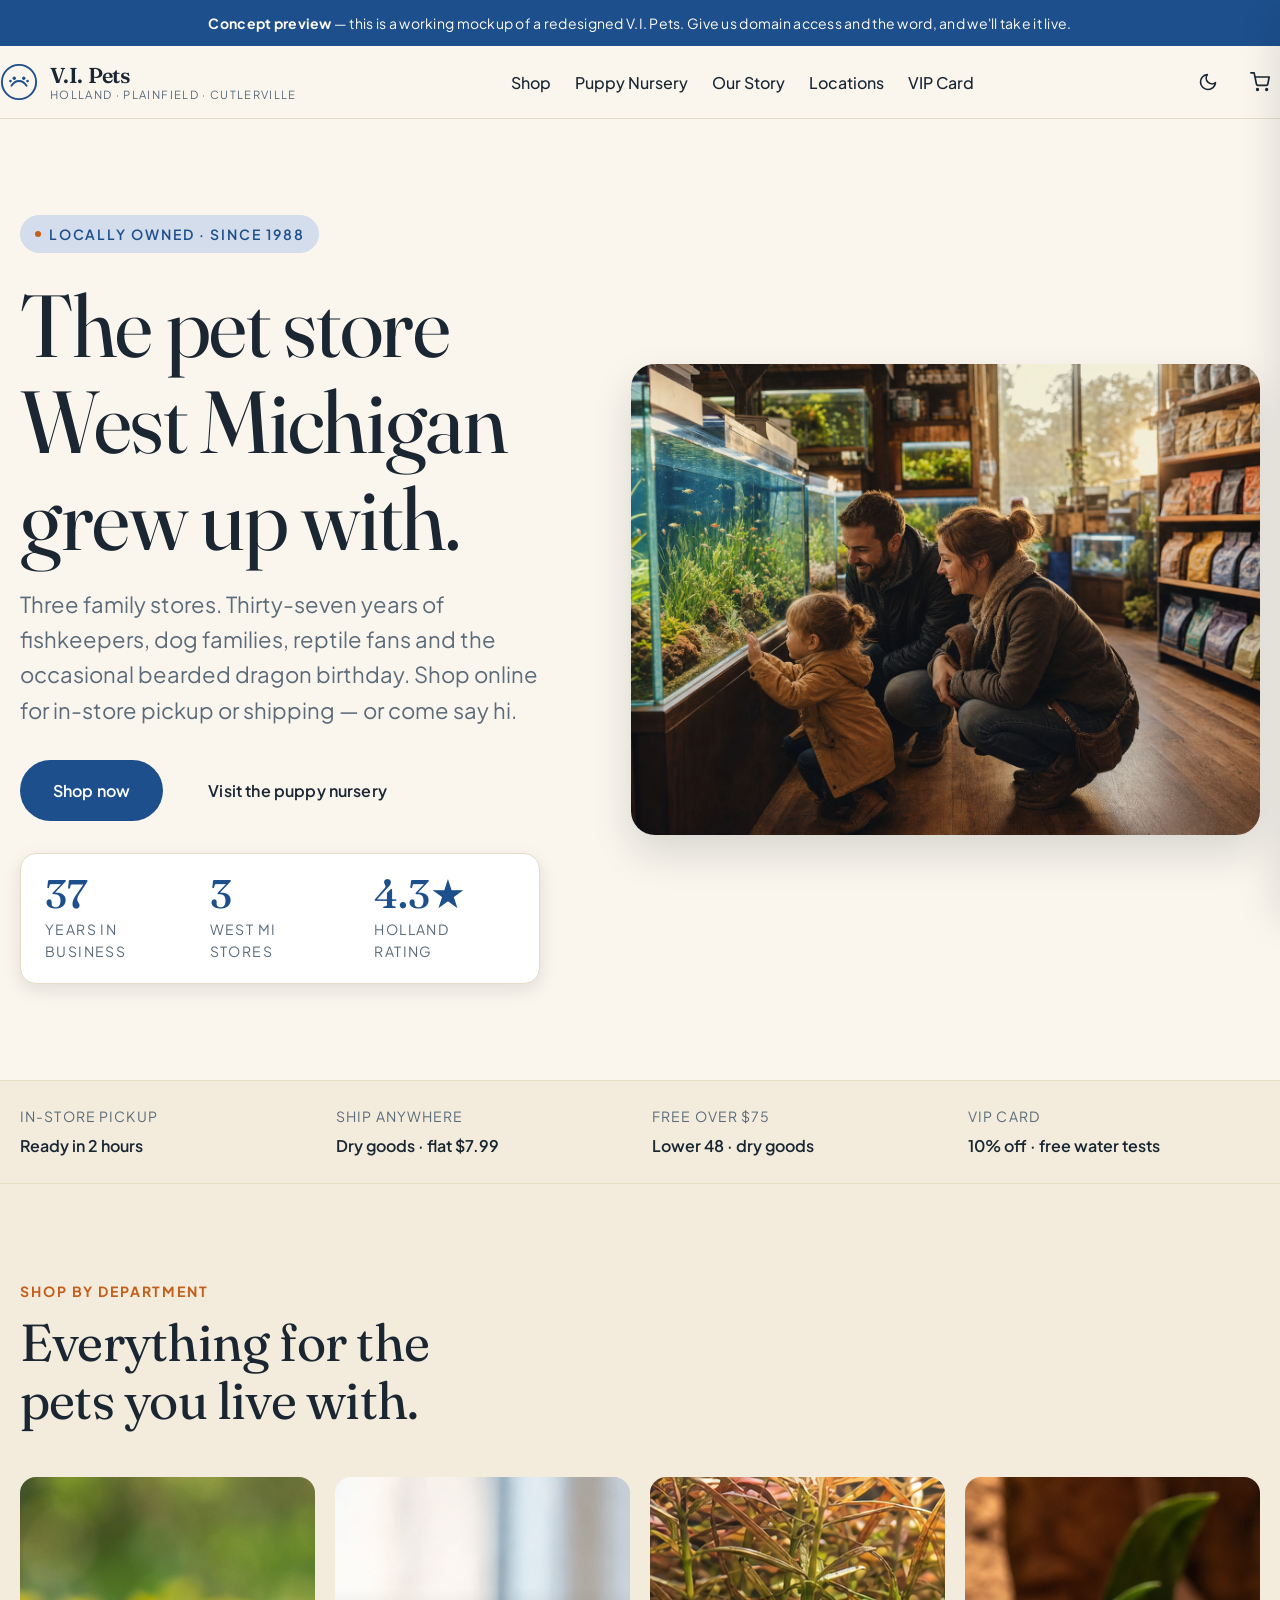
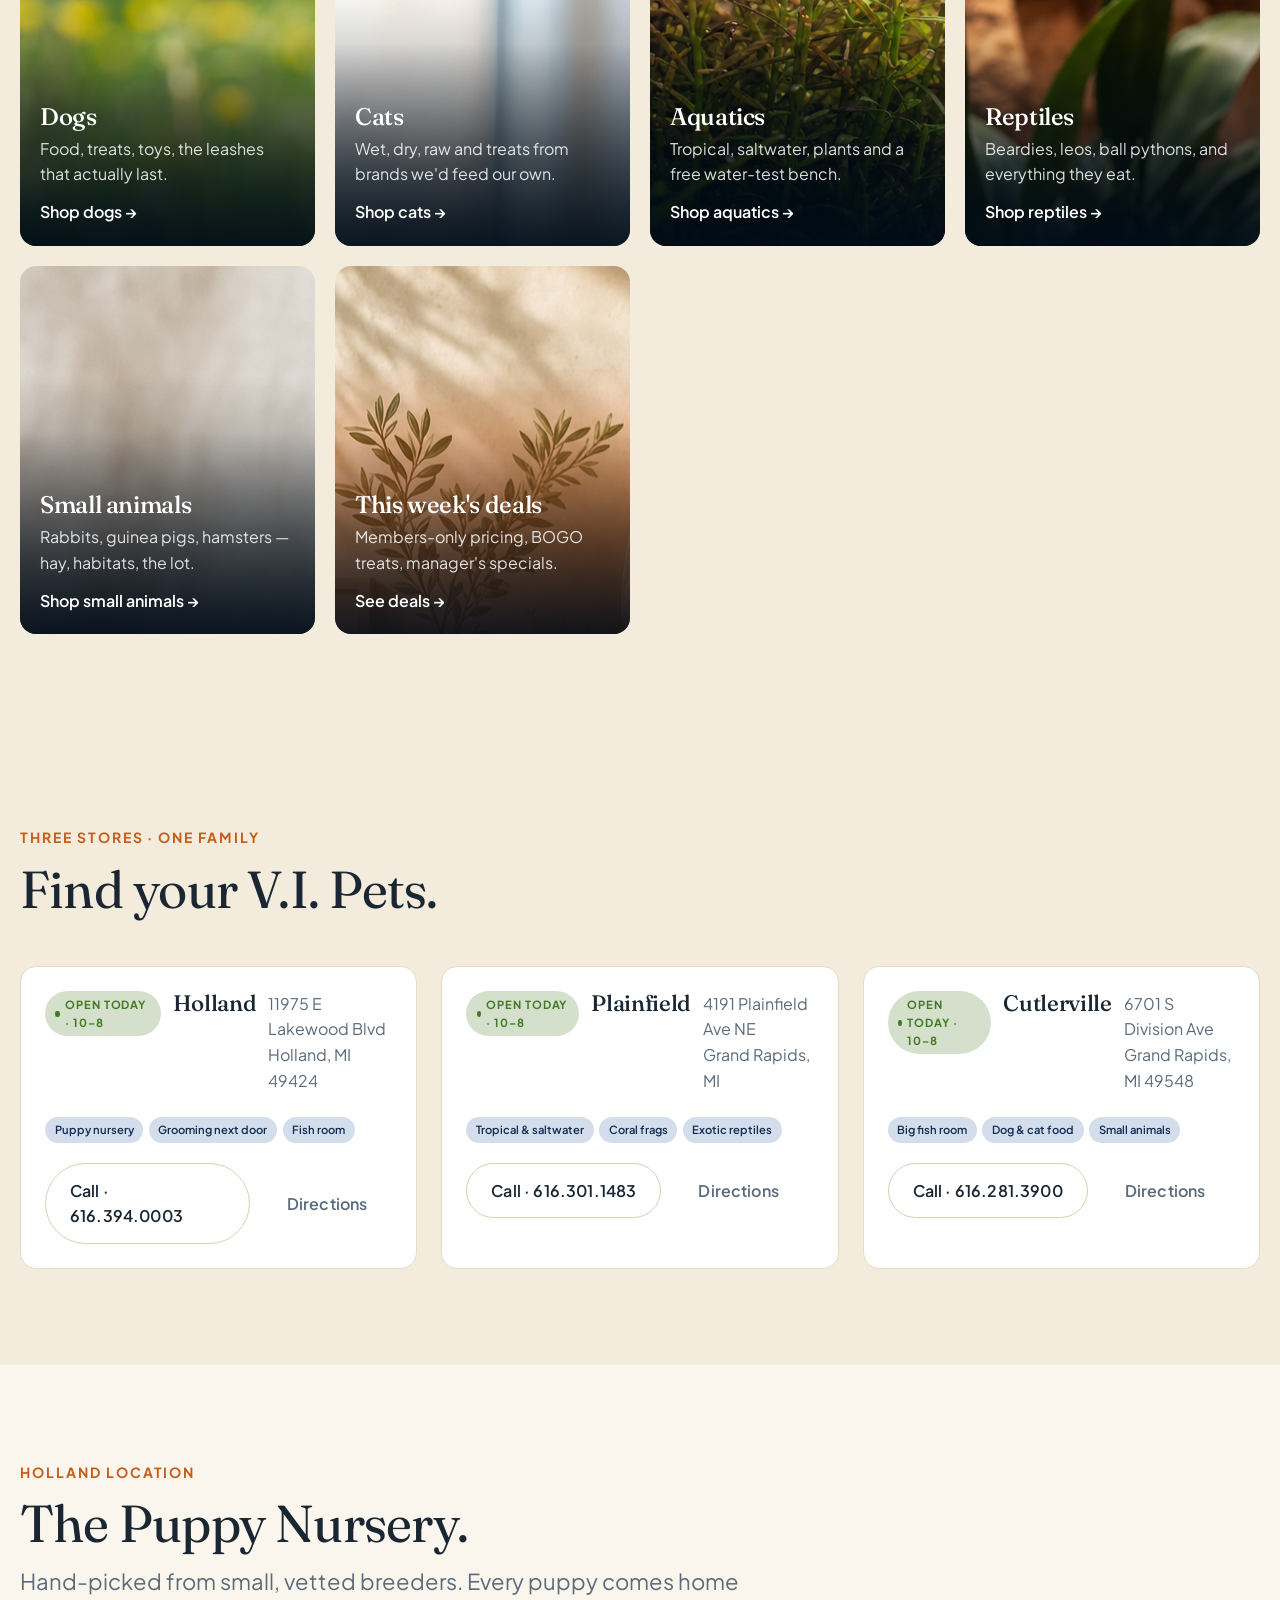
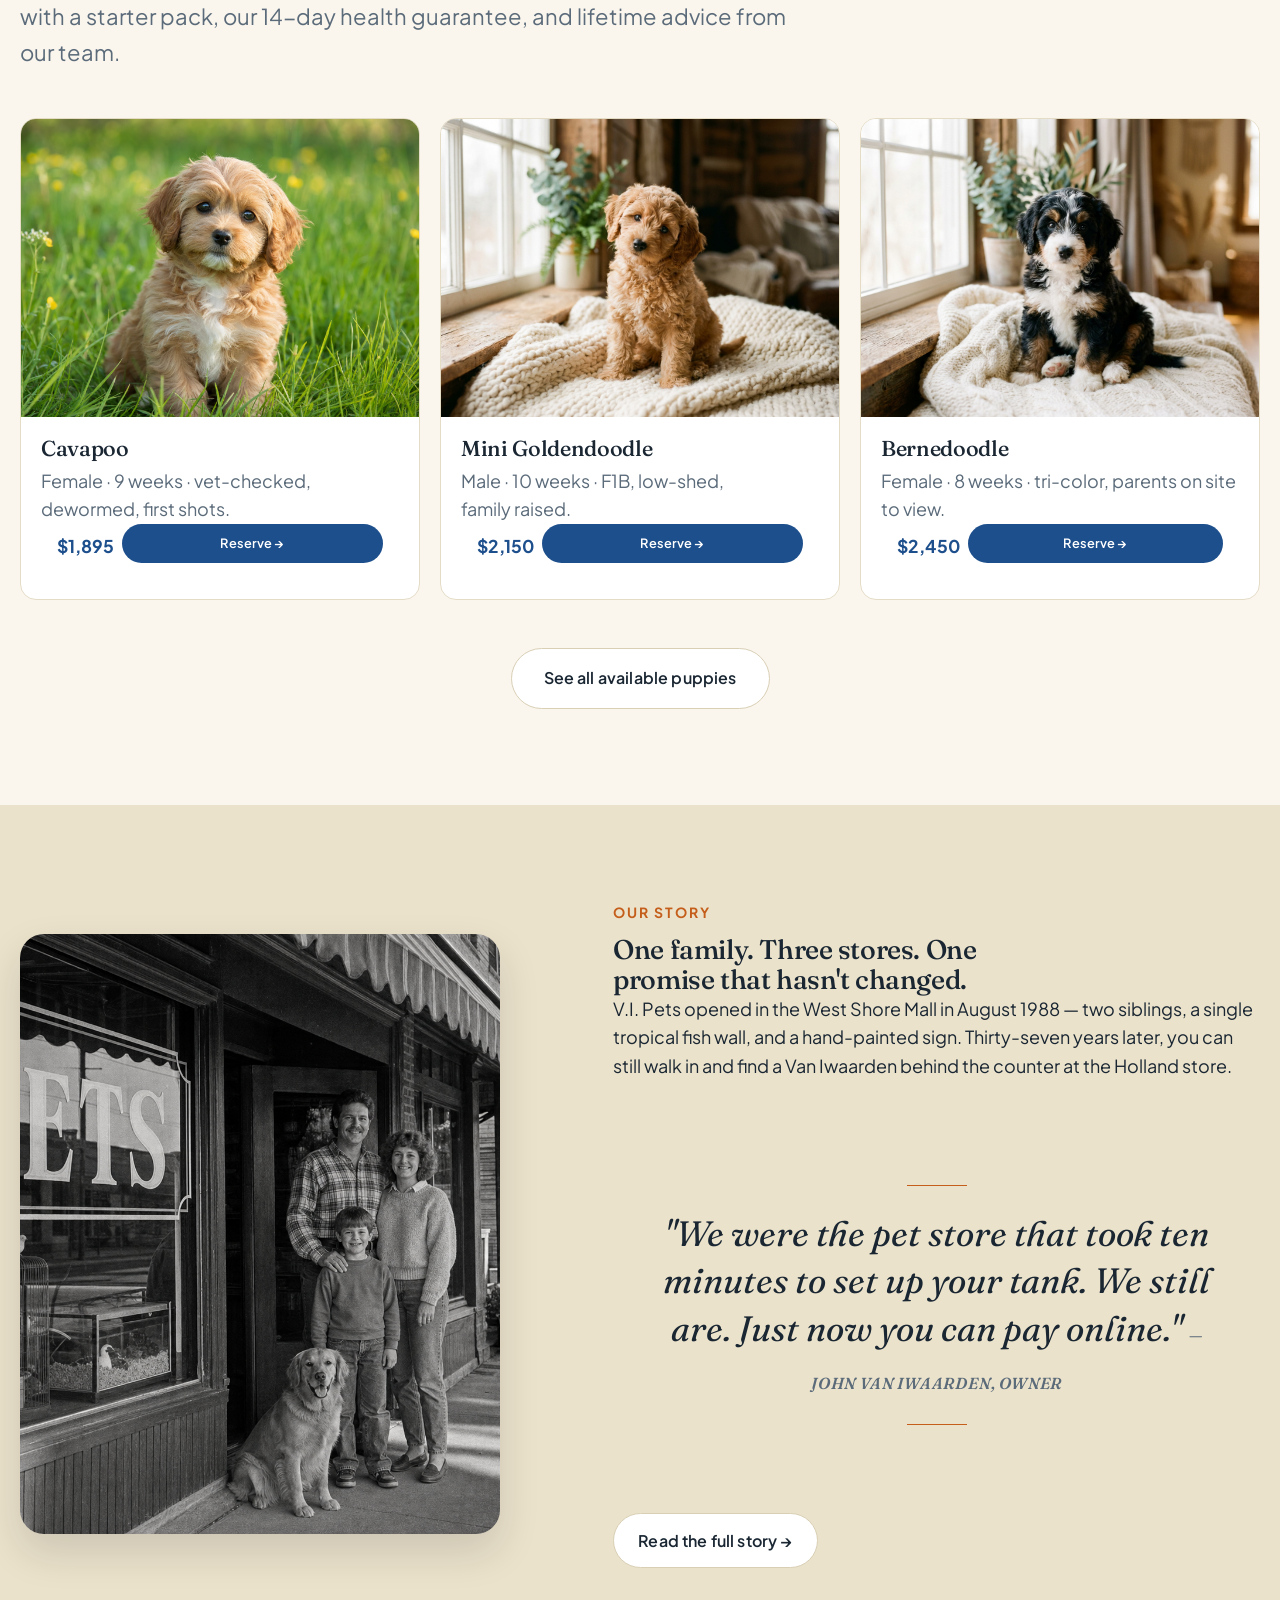
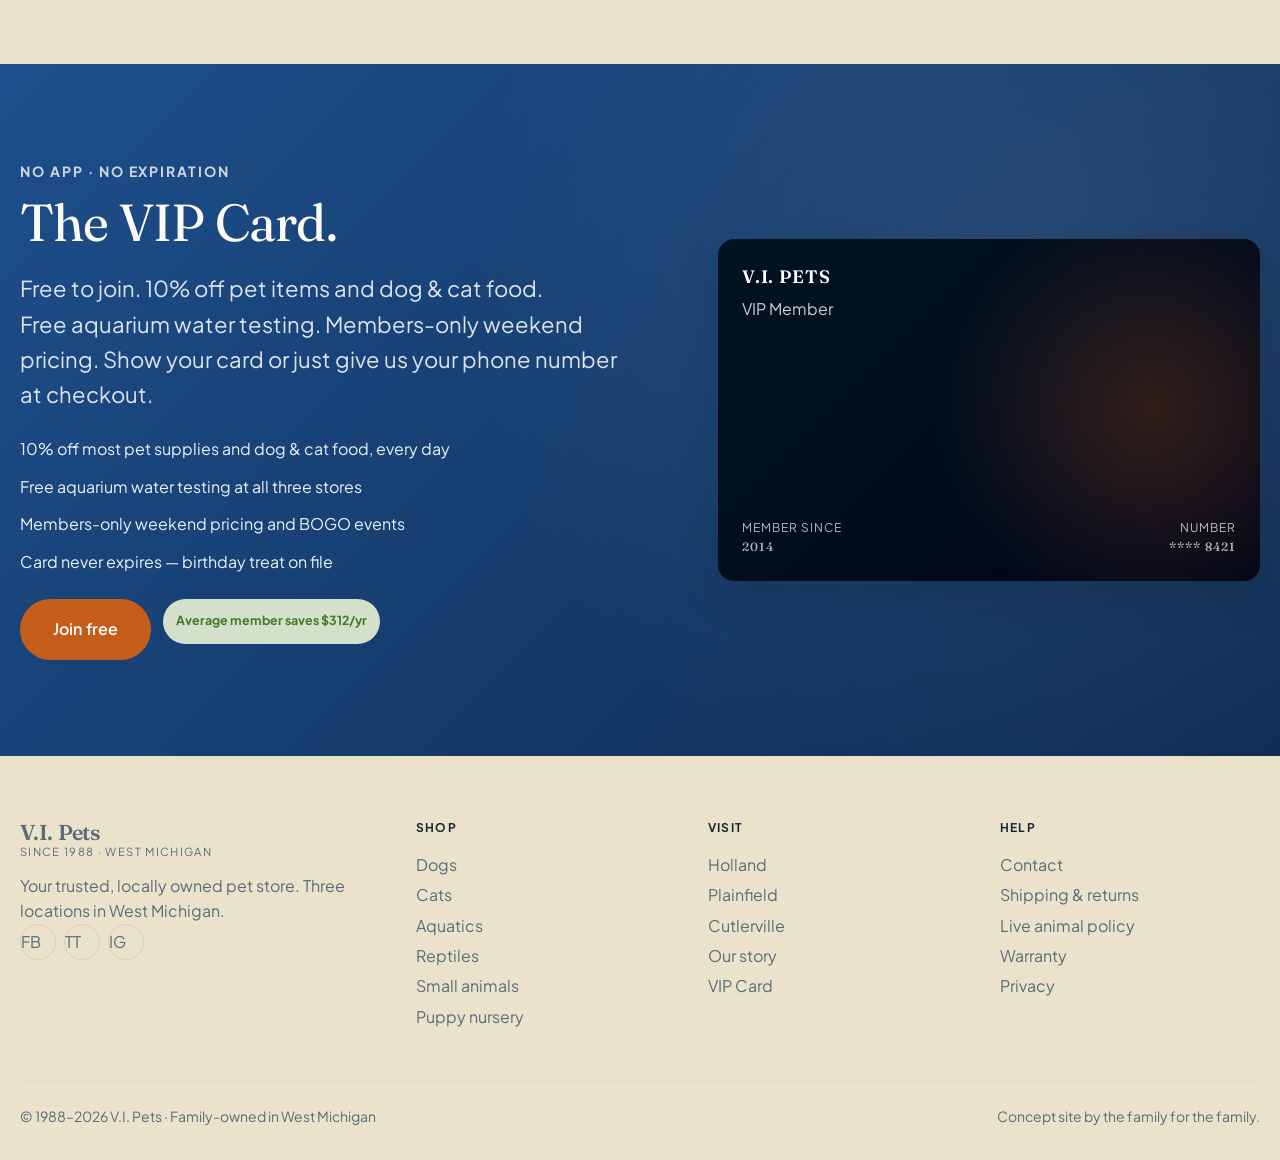
<file: V.I. Pets concept preview (1)/index.html>
<!doctype html>
<html lang="en" data-theme="light">
<head>
  <meta charset="utf-8" />
  <meta name="viewport" content="width=device-width, initial-scale=1" />
  <title>V.I. Pets — West Michigan's locally owned pet store since 1988</title>
  <meta name="description" content="Family-owned pet store in Holland, Michigan since 1988. Quality dog & cat food, tropical and saltwater fish, reptiles, small animals, plus the Holland puppy nursery. Shop online for in-store pickup or shipping." />
  <link rel="preconnect" href="https://fonts.googleapis.com" />
  <link rel="preconnect" href="https://fonts.gstatic.com" crossorigin />
  <link href="https://fonts.googleapis.com/css2?family=Fraunces:opsz,wght@9..144,400;9..144,500;9..144,600;9..144,700&family=Plus+Jakarta+Sans:wght@400;500;600;700&display=swap" rel="stylesheet" />
  <link rel="stylesheet" href="styles.css" />
</head>
<body>

<!-- Demo banner -->
<div class="demo-banner" role="note">
  <span><strong>Concept preview</strong> — this is a working mockup of a redesigned V.I. Pets. Give us domain access and the word, and we'll take it live.</span>
</div>

<!-- Header -->
<header class="site-header">
  <div class="site-header-inner">
    <a class="brand" href="index.html" aria-label="V.I. Pets home">
      <span class="brand-mark" aria-hidden="true">
        <svg viewBox="0 0 40 40" width="40" height="40" fill="none">
          <circle cx="20" cy="20" r="18" stroke="currentColor" stroke-width="2"/>
          <path d="M12 24c2-3 4-5 8-5s6 2 8 5" stroke="currentColor" stroke-width="2" stroke-linecap="round"/>
          <circle cx="15" cy="16" r="1.8" fill="currentColor"/>
          <circle cx="25" cy="16" r="1.8" fill="currentColor"/>
          <circle cx="11" cy="19" r="1.4" fill="currentColor"/>
          <circle cx="29" cy="19" r="1.4" fill="currentColor"/>
        </svg>
      </span>
      <span class="brand-text">
        <span class="brand-name">V.I. Pets</span>
        <span class="brand-sub">Holland · Plainfield · Cutlerville</span>
      </span>
    </a>

    <nav class="nav" aria-label="Primary">
      <a href="shop.html">Shop</a>
      <a href="shop.html#nursery">Puppy Nursery</a>
      <a href="about.html">Our Story</a>
      <a href="index.html#locations">Locations</a>
      <a href="index.html#vip">VIP Card</a>
    </nav>

    <div class="header-actions">
      <button class="icon-btn" type="button" id="theme-toggle" aria-label="Toggle dark mode">
        <svg viewBox="0 0 24 24" width="20" height="20" fill="none" stroke="currentColor" stroke-width="2" stroke-linecap="round" stroke-linejoin="round"><path d="M21 12.79A9 9 0 1 1 11.21 3 7 7 0 0 0 21 12.79z"/></svg>
      </button>
      <button class="icon-btn" type="button" id="cart-toggle" aria-label="Open cart">
        <svg viewBox="0 0 24 24" width="20" height="20" fill="none" stroke="currentColor" stroke-width="2" stroke-linecap="round" stroke-linejoin="round"><circle cx="9" cy="21" r="1"/><circle cx="20" cy="21" r="1"/><path d="M1 1h4l2.68 13.39a2 2 0 0 0 2 1.61h9.72a2 2 0 0 0 2-1.61L23 6H6"/></svg>
        <span class="cart-count" id="cart-count" data-empty="true">0</span>
      </button>
    </div>
  </div>
</header>

<main>

<!-- Hero -->
<section class="hero">
  <div class="container-wide hero-grid">
    <div>
      <div class="hero-eyebrow">Locally owned · Since 1988</div>
      <h1>The pet store West Michigan grew up with.</h1>
      <p class="hero-lead">Three family stores. Thirty-seven years of fishkeepers, dog families, reptile fans and the occasional bearded dragon birthday. Shop online for in-store pickup or shipping — or come say hi.</p>
      <div class="hero-actions">
        <a href="shop.html" class="btn btn-primary btn-lg">Shop now</a>
        <a href="shop.html#nursery" class="btn btn-ghost btn-lg">Visit the puppy nursery</a>
      </div>
      <div class="hero-badge" aria-label="Trust signals">
        <div>
          <div class="hero-badge-num">37</div>
          <div class="hero-badge-label">Years in business</div>
        </div>
        <div>
          <div class="hero-badge-num">3</div>
          <div class="hero-badge-label">West MI stores</div>
        </div>
        <div>
          <div class="hero-badge-num">4.3★</div>
          <div class="hero-badge-label">Holland rating</div>
        </div>
      </div>
    </div>
    <div class="hero-image">
      <img src="images/hero-storefront.png" alt="A family looking at the tropical fish wall at V.I. Pets Holland" loading="eager" />
    </div>
  </div>
</section>

<!-- Info strip -->
<section class="info-strip">
  <div class="container-wide info-strip-inner">
    <div class="info-item">
      <div class="info-label">In-store pickup</div>
      <div class="info-value">Ready in 2 hours</div>
    </div>
    <div class="info-item">
      <div class="info-label">Ship anywhere</div>
      <div class="info-value">Dry goods · flat $7.99</div>
    </div>
    <div class="info-item">
      <div class="info-label">Free over $75</div>
      <div class="info-value">Lower 48 · dry goods</div>
    </div>
    <div class="info-item">
      <div class="info-label">VIP Card</div>
      <div class="info-value">10% off · free water tests</div>
    </div>
  </div>
</section>

<!-- Shop categories -->
<section class="shop-section">
  <div class="container-wide">
    <div class="section-head">
      <div class="section-eyebrow">Shop by department</div>
      <h2>Everything for the pets you live with.</h2>
    </div>

    <div class="shop-grid">
      <a class="shop-card" href="shop.html#dogs" style="background-image:linear-gradient(180deg, rgba(0,0,0,0) 35%, rgba(0,0,0,0.65) 100%), url('images/puppy-nursery.png')">
        <div class="shop-card-content">
          <h3>Dogs</h3>
          <p>Food, treats, toys, the leashes that actually last.</p>
          <span class="shop-card-cta">Shop dogs →</span>
        </div>
      </a>

      <a class="shop-card" href="shop.html#cats" style="background-image:linear-gradient(180deg, rgba(0,0,0,0) 30%, rgba(0,0,0,0.65) 100%), url('images/cat.png')">
        <div class="shop-card-content">
          <h3>Cats</h3>
          <p>Wet, dry, raw and treats from brands we'd feed our own.</p>
          <span class="shop-card-cta">Shop cats →</span>
        </div>
      </a>

      <a class="shop-card" href="shop.html#aquatics" style="background-image:linear-gradient(180deg, rgba(0,0,0,0) 30%, rgba(0,0,0,0.7) 100%), url('images/aquarium.png')">
        <div class="shop-card-content">
          <h3>Aquatics</h3>
          <p>Tropical, saltwater, plants and a free water-test bench.</p>
          <span class="shop-card-cta">Shop aquatics →</span>
        </div>
      </a>

      <a class="shop-card" href="shop.html#reptiles" style="background-image:linear-gradient(180deg, rgba(0,0,0,0) 30%, rgba(0,0,0,0.65) 100%), url('images/reptile.png')">
        <div class="shop-card-content">
          <h3>Reptiles</h3>
          <p>Beardies, leos, ball pythons, and everything they eat.</p>
          <span class="shop-card-cta">Shop reptiles →</span>
        </div>
      </a>

      <a class="shop-card" href="shop.html#small-animals" style="background-image:linear-gradient(180deg, rgba(0,0,0,0) 30%, rgba(0,0,0,0.65) 100%), url('images/small-animal.png')">
        <div class="shop-card-content">
          <h3>Small animals</h3>
          <p>Rabbits, guinea pigs, hamsters — hay, habitats, the lot.</p>
          <span class="shop-card-cta">Shop small animals →</span>
        </div>
      </a>

      <a class="shop-card" href="shop.html#sale" style="background-image:linear-gradient(180deg, rgba(0,0,0,0) 25%, rgba(196,94,26,0.55) 60%, rgba(120,55,12,0.85) 100%), url('images/deals.png')">
        <div class="shop-card-content">
          <h3>This week's deals</h3>
          <p>Members-only pricing, BOGO treats, manager's specials.</p>
          <span class="shop-card-cta">See deals →</span>
        </div>
      </a>
    </div>
  </div>
</section>

<!-- Locations -->
<section id="locations" class="shop-section" style="background:var(--color-surface-offset)">
  <div class="container-wide">
    <div class="section-head">
      <div class="section-eyebrow">Three stores · One family</div>
      <h2>Find your V.I. Pets.</h2>
    </div>

    <div class="locations-grid">

      <article class="loc-card">
        <div class="loc-card-head">
          <span class="loc-status">Open today · 10–8</span>
          <h3>Holland</h3>
          <p class="loc-meta">11975 E Lakewood Blvd<br/>Holland, MI 49424</p>
        </div>
        <div class="loc-tags">
          <span class="loc-tag">Puppy nursery</span>
          <span class="loc-tag">Grooming next door</span>
          <span class="loc-tag">Fish room</span>
        </div>
        <div class="loc-card-foot">
          <a href="tel:+16163940003" class="btn btn-secondary">Call · 616.394.0003</a>
          <a href="https://maps.google.com/?q=11975+E+Lakewood+Blvd+Holland+MI" class="btn btn-ghost" target="_blank" rel="noopener">Directions</a>
        </div>
      </article>

      <article class="loc-card">
        <div class="loc-card-head">
          <span class="loc-status">Open today · 10–8</span>
          <h3>Plainfield</h3>
          <p class="loc-meta">4191 Plainfield Ave NE<br/>Grand Rapids, MI</p>
        </div>
        <div class="loc-tags">
          <span class="loc-tag">Tropical & saltwater</span>
          <span class="loc-tag">Coral frags</span>
          <span class="loc-tag">Exotic reptiles</span>
        </div>
        <div class="loc-card-foot">
          <a href="tel:+16163011483" class="btn btn-secondary">Call · 616.301.1483</a>
          <a href="https://maps.google.com/?q=4191+Plainfield+Ave+NE+Grand+Rapids+MI" class="btn btn-ghost" target="_blank" rel="noopener">Directions</a>
        </div>
      </article>

      <article class="loc-card">
        <div class="loc-card-head">
          <span class="loc-status">Open today · 10–8</span>
          <h3>Cutlerville</h3>
          <p class="loc-meta">6701 S Division Ave<br/>Grand Rapids, MI 49548</p>
        </div>
        <div class="loc-tags">
          <span class="loc-tag">Big fish room</span>
          <span class="loc-tag">Dog & cat food</span>
          <span class="loc-tag">Small animals</span>
        </div>
        <div class="loc-card-foot">
          <a href="tel:+16162813900" class="btn btn-secondary">Call · 616.281.3900</a>
          <a href="https://maps.google.com/?q=6701+S+Division+Ave+Grand+Rapids+MI" class="btn btn-ghost" target="_blank" rel="noopener">Directions</a>
        </div>
      </article>

    </div>
  </div>
</section>

<!-- Puppy Nursery teaser -->
<section class="nursery-section">
  <div class="container-wide">
    <div class="section-head">
      <div class="section-eyebrow">Holland location</div>
      <h2>The Puppy Nursery.</h2>
      <p class="text-muted" style="max-width:60ch">Hand-picked from small, vetted breeders. Every puppy comes home with a starter pack, our 14-day health guarantee, and lifetime advice from our team.</p>
    </div>

    <div class="nursery-grid">
      <article class="nursery-card">
        <div class="nursery-card-image"><img src="images/puppy-nursery.png" alt="Cavapoo puppy" loading="lazy" /></div>
        <div class="nursery-card-body">
          <h3>Cavapoo</h3>
          <p class="text-muted">Female · 9 weeks · vet-checked, dewormed, first shots.</p>
          <div class="product-foot">
            <span class="product-price">$1,895</span>
            <a class="btn btn-primary" href="shop.html#nursery">Reserve →</a>
          </div>
        </div>
      </article>

      <article class="nursery-card">
        <div class="nursery-card-image"><img src="images/puppy-goldendoodle.png" alt="Mini Goldendoodle puppy" loading="lazy" /></div>
        <div class="nursery-card-body">
          <h3>Mini Goldendoodle</h3>
          <p class="text-muted">Male · 10 weeks · F1B, low-shed, family raised.</p>
          <div class="product-foot">
            <span class="product-price">$2,150</span>
            <a class="btn btn-primary" href="shop.html#nursery">Reserve →</a>
          </div>
        </div>
      </article>

      <article class="nursery-card">
        <div class="nursery-card-image"><img src="images/puppy-bernedoodle.png" alt="Bernedoodle puppy" loading="lazy" /></div>
        <div class="nursery-card-body">
          <h3>Bernedoodle</h3>
          <p class="text-muted">Female · 8 weeks · tri-color, parents on site to view.</p>
          <div class="product-foot">
            <span class="product-price">$2,450</span>
            <a class="btn btn-primary" href="shop.html#nursery">Reserve →</a>
          </div>
        </div>
      </article>
    </div>

    <div style="text-align:center;margin-top:var(--space-12)">
      <a href="shop.html#nursery" class="btn btn-secondary btn-lg">See all available puppies</a>
    </div>
  </div>
</section>

<!-- Story teaser -->
<section class="story">
  <div class="container-wide story-grid">
    <div class="story-image">
      <img src="images/story-1988.png" alt="The Van Iwaarden family in front of the original V.I. Pets storefront, 1988" loading="lazy" />
    </div>
    <div class="story-body">
      <div class="section-eyebrow">Our story</div>
      <h2>One family. Three stores. One promise that hasn't changed.</h2>
      <p>V.I. Pets opened in the West Shore Mall in August 1988 — two siblings, a single tropical fish wall, and a hand-painted sign. Thirty-seven years later, you can still walk in and find a Van Iwaarden behind the counter at the Holland store.</p>
      <blockquote class="pull-quote">
        "We were the pet store that took ten minutes to set up your tank. We still are. Just now you can pay online."
        <cite class="story-cite">— John Van Iwaarden, Owner</cite>
      </blockquote>
      <a href="about.html" class="btn btn-secondary">Read the full story →</a>
    </div>
  </div>
</section>

<!-- VIP Card -->
<section id="vip" class="vip">
  <div class="container-wide vip-grid">
    <div>
      <div class="section-eyebrow" style="color:var(--color-text-inverse);opacity:0.8">No app · No expiration</div>
      <h2 style="color:var(--color-text-inverse)">The VIP Card.</h2>
      <p class="vip-lead">Free to join. 10% off pet items and dog & cat food. Free aquarium water testing. Members-only weekend pricing. Show your card or just give us your phone number at checkout.</p>
      <ul class="vip-benefits">
        <li class="vip-benefit">10% off most pet supplies and dog & cat food, every day</li>
        <li class="vip-benefit">Free aquarium water testing at all three stores</li>
        <li class="vip-benefit">Members-only weekend pricing and BOGO events</li>
        <li class="vip-benefit">Card never expires — birthday treat on file</li>
      </ul>
      <div class="hero-actions">
        <a href="shop.html#vip-signup" class="btn btn-accent btn-lg">Join free</a>
        <span class="vip-savings-pill">Average member saves $312/yr</span>
      </div>
    </div>

    <div class="vip-card-mock" aria-hidden="true">
      <div>
        <div style="font-family:var(--font-display);font-weight:600;letter-spacing:0.04em">V.I. PETS</div>
        <div style="opacity:0.8;font-size:var(--text-sm);margin-top:var(--space-1)">VIP Member</div>
      </div>
      <div class="vip-card-mock-bot">
        <div>
          <div class="vip-card-mock-sub">Member since</div>
          <div class="vip-card-mock-name">2014</div>
        </div>
        <div style="text-align:right">
          <div class="vip-card-mock-sub">Number</div>
          <div class="vip-card-mock-name">**** 8421</div>
        </div>
      </div>
    </div>
  </div>
</section>

</main>

<!-- Footer -->
<footer class="site-footer">
  <div class="container-wide">
    <div class="footer-grid">
      <div class="footer-col">
        <a class="brand" href="index.html">
          <span class="brand-text">
            <span class="brand-name">V.I. Pets</span>
            <span class="brand-sub">Since 1988 · West Michigan</span>
          </span>
        </a>
        <p class="text-muted" style="margin-top:var(--space-4);max-width:32ch">Your trusted, locally owned pet store. Three locations in West Michigan.</p>
        <div class="social">
          <a href="https://www.facebook.com/VIPetsHolland" target="_blank" rel="noopener" aria-label="Facebook">FB</a>
          <a href="https://www.tiktok.com/@v.i.pets4" target="_blank" rel="noopener" aria-label="TikTok">TT</a>
          <a href="https://www.instagram.com/" target="_blank" rel="noopener" aria-label="Instagram">IG</a>
        </div>
      </div>

      <div class="footer-col">
        <h4>Shop</h4>
        <a href="shop.html#dogs">Dogs</a>
        <a href="shop.html#cats">Cats</a>
        <a href="shop.html#aquatics">Aquatics</a>
        <a href="shop.html#reptiles">Reptiles</a>
        <a href="shop.html#small-animals">Small animals</a>
        <a href="shop.html#nursery">Puppy nursery</a>
      </div>

      <div class="footer-col">
        <h4>Visit</h4>
        <a href="#locations">Holland</a>
        <a href="#locations">Plainfield</a>
        <a href="#locations">Cutlerville</a>
        <a href="about.html">Our story</a>
        <a href="#vip">VIP Card</a>
      </div>

      <div class="footer-col">
        <h4>Help</h4>
        <a href="mailto:VIPETS01@gmail.com">Contact</a>
        <a href="shop.html#policies">Shipping & returns</a>
        <a href="shop.html#policies">Live animal policy</a>
        <a href="shop.html#policies">Warranty</a>
        <a href="shop.html#policies">Privacy</a>
      </div>
    </div>

    <div class="footer-bottom">
      <span>© 1988–2026 V.I. Pets · Family-owned in West Michigan</span>
      <span class="text-muted">Concept site by the family for the family.</span>
    </div>
  </div>
</footer>

<!-- Cart drawer -->
<div class="cart-backdrop" id="cart-backdrop" hidden></div>
<aside class="cart-drawer" id="cart-drawer" aria-hidden="true" aria-label="Shopping cart">
  <div class="cart-head">
    <h3>Your cart</h3>
    <button class="icon-btn" id="cart-close" aria-label="Close cart">
      <svg viewBox="0 0 24 24" width="20" height="20" fill="none" stroke="currentColor" stroke-width="2" stroke-linecap="round" stroke-linejoin="round"><line x1="18" y1="6" x2="6" y2="18"/><line x1="6" y1="6" x2="18" y2="18"/></svg>
    </button>
  </div>
  <div class="cart-body" id="cart-body">
    <div class="cart-empty">
      <p>Your cart is empty.</p>
      <a href="shop.html" class="btn btn-secondary">Start shopping</a>
    </div>
  </div>
  <div class="cart-foot" id="cart-foot" hidden>
    <div class="cart-totals">
      <div class="summary-line"><span>Subtotal</span><span id="cart-subtotal">$0.00</span></div>
      <div class="summary-line discount-line"><span>VIP member 10%</span><span id="cart-vip">−$0.00</span></div>
      <div class="summary-line summary-totals"><span>Total</span><span id="cart-total">$0.00</span></div>
    </div>
    <button class="btn btn-primary btn-lg" id="checkout-btn" style="width:100%">Checkout</button>
  </div>
</aside>

<!-- Checkout modal -->
<div class="checkout-modal" id="checkout-modal" aria-hidden="true">
  <div class="checkout-step">
    <div class="checkout-head">
      <div class="checkout-head-inner">
        <h2>Checkout</h2>
        <button class="icon-btn" id="checkout-close" aria-label="Close checkout">
          <svg viewBox="0 0 24 24" width="20" height="20" fill="none" stroke="currentColor" stroke-width="2" stroke-linecap="round" stroke-linejoin="round"><line x1="18" y1="6" x2="6" y2="18"/><line x1="6" y1="6" x2="18" y2="18"/></svg>
        </button>
      </div>
    </div>

    <div class="checkout-grid">
      <form class="checkout-form" onsubmit="event.preventDefault(); document.getElementById('checkout-complete').showModal();">

        <div class="co-section">
          <div class="co-section-head">
            <span class="co-step">1</span>
            <h3>How would you like to get it?</h3>
          </div>
          <div class="fulfillment-pick">
            <label class="checkout-fulfillment-pick">
              <input type="radio" name="fulfillment" value="pickup" checked />
              <div>
                <strong>In-store pickup</strong>
                <div class="text-muted">Free · ready in 2 hours at Holland</div>
              </div>
            </label>
            <label class="checkout-fulfillment-pick">
              <input type="radio" name="fulfillment" value="ship" />
              <div>
                <strong>Ship to me</strong>
                <div class="text-muted">$7.99 flat · dry goods only · 3–5 business days</div>
              </div>
            </label>
          </div>
        </div>

        <div class="co-section">
          <div class="co-section-head">
            <span class="co-step">2</span>
            <h3>Contact</h3>
          </div>
          <div class="field-grid">
            <div class="field">
              <label for="co-email">Email</label>
              <input id="co-email" type="email" required placeholder="you@example.com" />
            </div>
            <div class="field">
              <label for="co-phone">Phone</label>
              <input id="co-phone" type="tel" required placeholder="(616) 555-0188" />
            </div>
          </div>
        </div>

        <div class="co-section">
          <div class="co-section-head">
            <span class="co-step">3</span>
            <h3>Address</h3>
          </div>
          <div class="field-grid">
            <div class="field" style="grid-column:1 / -1">
              <label for="co-name">Full name</label>
              <input id="co-name" type="text" required />
            </div>
            <div class="field" style="grid-column:1 / -1">
              <label for="co-addr">Street address</label>
              <input id="co-addr" type="text" required />
            </div>
            <div class="field">
              <label for="co-city">City</label>
              <input id="co-city" type="text" required value="Holland" />
            </div>
            <div class="field">
              <label for="co-zip">ZIP</label>
              <input id="co-zip" type="text" required pattern="[0-9]{5}" placeholder="49424" />
            </div>
          </div>
        </div>

        <div class="co-section">
          <div class="co-section-head">
            <span class="co-step">4</span>
            <h3>Payment</h3>
          </div>
          <div class="pay-buttons">
            <button type="button" class="pay-btn pay-apple" aria-label="Pay with Apple Pay">
              <svg viewBox="0 0 24 24" width="22" height="22" fill="currentColor" aria-hidden="true"><path d="M17.5 12.5c0-2 1.6-2.9 1.7-3-1-1.4-2.5-1.6-3-1.6-1.3-.1-2.5.8-3.1.8-.7 0-1.6-.7-2.7-.7-1.4 0-2.7.8-3.4 2-1.5 2.5-.4 6.2 1 8.3.7 1 1.6 2.1 2.7 2 1.1 0 1.5-.7 2.8-.7 1.3 0 1.7.7 2.8.7 1.2 0 1.9-1 2.6-2 .9-1.1 1.2-2.3 1.3-2.4-.1 0-2.5-1-2.7-3.4zM15.3 6.6c.6-.7 1-1.7.9-2.7-.8 0-1.9.5-2.5 1.3-.5.6-1 1.7-.9 2.6.9.1 1.8-.5 2.5-1.2z"/></svg>
              <span>Pay</span>
            </button>
            <button type="button" class="pay-btn pay-google" aria-label="Pay with Google Pay">
              <svg viewBox="0 0 24 24" width="22" height="22" aria-hidden="true"><path fill="#4285F4" d="M21.3 12.2c0-.7-.1-1.3-.2-1.9h-9v3.7h5.1c-.2 1.2-.9 2.2-1.9 2.9v2.4h3.1c1.8-1.7 2.9-4.2 2.9-7.1z"/><path fill="#34A853" d="M12.1 21.5c2.6 0 4.8-.9 6.4-2.3l-3.1-2.4c-.9.6-2 .9-3.3.9-2.5 0-4.6-1.7-5.4-4H3.5v2.5c1.6 3.2 4.9 5.3 8.6 5.3z"/><path fill="#FBBC04" d="M6.7 13.7c-.2-.6-.3-1.2-.3-1.9 0-.7.1-1.3.3-1.9V7.4H3.5c-.7 1.4-1.1 2.9-1.1 4.4 0 1.5.4 3 1.1 4.4l3.2-2.5z"/><path fill="#EA4335" d="M12.1 6c1.4 0 2.7.5 3.7 1.4l2.8-2.8C16.9 3.1 14.7 2.2 12.1 2.2 8.4 2.2 5.1 4.3 3.5 7.4l3.2 2.5c.8-2.3 2.9-3.9 5.4-3.9z"/></svg>
              <span>Pay</span>
            </button>
            <button type="button" class="pay-btn pay-shop" aria-label="Pay with Shop Pay">
              <svg viewBox="0 0 24 24" width="22" height="22" fill="currentColor" aria-hidden="true"><path d="M12 2C6.5 2 2 6.5 2 12s4.5 10 10 10 10-4.5 10-10S17.5 2 12 2zm3.7 9.2h-2.4v4.4c0 .5-.4.9-.9.9s-.9-.4-.9-.9v-4.4H8.3c-.5 0-.9-.4-.9-.9s.4-.9.9-.9h3.2V7c0-.5.4-.9.9-.9s.9.4.9.9v2.4h2.4c.5 0 .9.4.9.9s-.4.9-.9.9z"/></svg>
              <span>Shop Pay</span>
            </button>
          </div>
          <div class="pay-row"><span>or pay by card</span></div>
          <div class="field-grid">
            <div class="field" style="grid-column:1 / -1">
              <label for="co-card">Card number</label>
              <input id="co-card" type="text" inputmode="numeric" placeholder="1234 5678 9012 3456" required autocomplete="cc-number" />
            </div>
            <div class="field">
              <label for="co-exp">Expiration</label>
              <input id="co-exp" type="text" placeholder="MM / YY" required autocomplete="cc-exp" />
            </div>
            <div class="field">
              <label for="co-cvc">CVC</label>
              <input id="co-cvc" type="text" inputmode="numeric" placeholder="123" required autocomplete="cc-csc" />
            </div>
          </div>
        </div>

        <button type="submit" class="btn btn-primary btn-lg" style="width:100%">Place order</button>
      </form>

      <aside class="order-summary">
        <h4>Order summary</h4>
        <div id="checkout-lines"></div>
        <div class="summary-line"><span>Subtotal</span><span id="co-subtotal">$0.00</span></div>
        <div class="summary-line discount-line"><span>VIP member 10%</span><span id="co-vip">−$0.00</span></div>
        <div class="summary-line"><span>Pickup</span><span>Free</span></div>
        <div class="summary-line summary-totals"><span>Total</span><span id="co-total">$0.00</span></div>
        <p class="text-muted" style="font-size:var(--text-xs);margin-top:var(--space-4)">This is a concept preview. No card will be charged.</p>
      </aside>
    </div>
  </div>
</div>

<dialog id="checkout-complete" style="border:0;border-radius:var(--radius-xl);padding:var(--space-12);max-width:480px;background:var(--color-surface);color:var(--color-text)">
  <h2 style="font-family:var(--font-display);margin-top:0">Order placed.</h2>
  <p>This is a concept preview — no charge was made. In the live store this would trigger Shopify, send a confirmation email, and notify the Holland team.</p>
  <button class="btn btn-primary" onclick="this.closest('dialog').close(); document.getElementById('checkout-modal').setAttribute('aria-hidden','true');">Got it</button>
</dialog>

<div class="toast" id="toast" role="status"></div>

<script src="script.js"></script>
<script data-pplx-inline-edit>
(function () {
  if (window === window.top) return;

  const allowedParentOrigins = ["https://www.perplexity.ai","https://perplexity.ai","https://testing.perplexity.ai","https://staging.perplexity.ai","https://*.preview.i.perplexity.ai","http://localhost:3000","http://127.0.0.1:3000","http://localhost:5173","http://127.0.0.1:5173"];
  const MAX_FONT_BYTES = 500 * 1024;
  const MAX_TOTAL_FONT_BYTES = 2 * 1024 * 1024;
  let scrollForwarding = false;
  let scrollRaf = 0;
  let trustedTopOrigin = null;

  // Allow entries like "https://*.preview.i.perplexity.ai" — the wildcard
  // matches a single DNS label (no dots), so "https://*.foo" cannot stretch
  // across multiple labels.
  function matchesAllowedOrigin(origin) {
    if (!origin) return false;
    for (const entry of allowedParentOrigins) {
      if (!entry.includes("*")) {
        if (entry === origin) return true;
        continue;
      }
      const pattern = new RegExp(
        "^" +
          entry.replace(/[.+?^${}()|[\]\\]/g, "\\$&").replace(/\*/g, "[^.]+") +
          "$",
      );
      if (pattern.test(origin)) return true;
    }
    return false;
  }

  // Trust decision: when the sender is same-origin-visible (event.origin is a
  // real origin like https://www.perplexity.ai) we trust event.origin directly.
  // When event.origin is "null" (opaque broker srcdoc), we fall back to the
  // broker's stamped `parentOrigin` to identify the top window. The fallback
  // is claim-only — we rely on the browser's native `targetOrigin` enforcement
  // on the response path (see postToTrustedTop) to ensure replies can't be
  // delivered to anyone but the actual top window of that claimed origin.
  function getTrustedParentOrigin(event) {
    const forwardedParentOrigin =
      typeof event.data.parentOrigin === "string" ? event.data.parentOrigin : null;
    const parentOrigin = event.origin === "null" ? forwardedParentOrigin : event.origin;
    return matchesAllowedOrigin(parentOrigin) ? parentOrigin : null;
  }

  // All responses go to window.top with targetOrigin = the allowlisted origin.
  // An attacker that iframes us inside their own null-origin broker can claim
  // any parentOrigin they like, but the browser will drop the reply whenever
  // the real top's origin doesn't match — so the screenshot never leaves.
  function postToTrustedTop(message) {
    if (!trustedTopOrigin) return;
    try {
      window.top.postMessage(message, trustedTopOrigin);
    } catch (_error) {}
  }

  function inlineAll(original, clone) {
    if (original.nodeType !== 1 || clone.nodeType !== 1) return;

    try {
      const computedStyle = getComputedStyle(original);
      // cssText on a computed style is the serialized declaration in modern
      // Chromium/Safari — a single read beats enumerating ~400 longhand
      // properties. Firefox returns "" here, so we fall back on empty.
      const serialized = computedStyle.cssText;
      if (serialized) {
        clone.style.cssText = serialized;
      } else {
        const parts = new Array(computedStyle.length);
        for (let index = 0; index < computedStyle.length; index += 1) {
          const property = computedStyle[index];
          parts[index] = `${property}:${computedStyle.getPropertyValue(property)};`;
        }
        clone.style.cssText = parts.join("");
      }
    } catch (_error) {}

    const originalChildren = original.children;
    const clonedChildren = clone.children;
    for (
      let index = 0;
      index < originalChildren.length && index < clonedChildren.length;
      index += 1
    ) {
      inlineAll(originalChildren[index], clonedChildren[index]);
    }
  }

  function extractFontUrl(srcValue) {
    const matches = [
      ...srcValue.matchAll(
        /url\(["']?([^"')]+)["']?\)(?:\s*format\(["']?([^"')]+)["']?\))?/gi,
      ),
    ];
    if (matches.length === 0) return null;
    const woff2 = matches.find((m) => m[2] && m[2].toLowerCase().includes("woff2"));
    if (woff2) return woff2[1];
    const woff = matches.find((m) => m[2] && m[2].toLowerCase().includes("woff"));
    if (woff) return woff[1];
    return matches[0][1];
  }

  // Cache resolved font URL -> data URI across captures. Fonts on a page
  // essentially never change, and a batch run emits multiple captures back to
  // back — without this we'd refetch + re-base64 every time.
  const fontDataUriCache = new Map();
  const SRC_DECLARATION_RE = /src\s*:\s*[^;}]+/i;

  async function fetchAsDataUri(url) {
    if (fontDataUriCache.has(url)) return fontDataUriCache.get(url);
    let dataUri = null;
    try {
      const response = await fetch(url, { mode: "cors", credentials: "omit" });
      if (response.ok) {
        const blob = await response.blob();
        if (blob.size <= MAX_FONT_BYTES) {
          dataUri = await new Promise((resolve) => {
            const reader = new FileReader();
            reader.onloadend = () =>
              resolve(typeof reader.result === "string" ? reader.result : null);
            reader.onerror = () => resolve(null);
            reader.readAsDataURL(blob);
          });
        }
      }
    } catch (_error) {
      dataUri = null;
    }
    fontDataUriCache.set(url, dataUri);
    return dataUri;
  }

  function collectFontFaceRuleTexts() {
    const rules = [];
    for (const sheet of document.styleSheets) {
      let cssRules;
      try {
        cssRules = sheet.cssRules;
      } catch (_error) {
        continue;
      }
      if (!cssRules) continue;
      for (const rule of cssRules) {
        const cssText = rule.cssText || "";
        if (cssText.startsWith("@font-face")) rules.push(cssText);
      }
    }
    return rules;
  }

  async function buildInlinedFontCss() {
    const ruleTexts = collectFontFaceRuleTexts();
    if (ruleTexts.length === 0) return null;

    const resolved = ruleTexts.map((cssText) => {
      if (!SRC_DECLARATION_RE.test(cssText)) return null;
      const srcMatch = cssText.match(/src\s*:\s*([^;}]+)[;}]/i);
      if (!srcMatch) return null;
      const url = extractFontUrl(srcMatch[1]);
      if (!url) return null;
      try {
        return { cssText, url: new URL(url, document.baseURI).href };
      } catch (_error) {
        return null;
      }
    });

    const dataUris = await Promise.all(
      resolved.map((entry) => (entry ? fetchAsDataUri(entry.url) : Promise.resolve(null))),
    );

    const inlined = [];
    let totalBytes = 0;
    for (let index = 0; index < resolved.length; index += 1) {
      const entry = resolved[index];
      const dataUri = dataUris[index];
      if (!entry || !dataUri) continue;
      const approxBytes = dataUri.length * 0.75;
      if (totalBytes + approxBytes > MAX_TOTAL_FONT_BYTES) break;
      totalBytes += approxBytes;
      inlined.push(entry.cssText.replace(SRC_DECLARATION_RE, `src: url("${dataUri}")`));
    }
    return inlined.length > 0 ? inlined.join("\n") : null;
  }

  function stripExternal(clone) {
    const images = clone.querySelectorAll("img");
    for (let index = 0; index < images.length; index += 1) {
      const src = images[index].getAttribute("src");
      if (src && !src.startsWith("data:")) images[index].removeAttribute("src");
    }

    const elements = clone.querySelectorAll("*");
    for (let index = 0; index < elements.length; index += 1) {
      const style = elements[index].style.cssText;
      if (style && style.includes("url(")) {
        elements[index].style.cssText = style.replace(
          /url\(["']?(?!data:)[^)"']*["']?\)/gi,
          "none",
        );
      }
    }
  }

  function emitScroll() {
    scrollRaf = 0;
    if (!scrollForwarding) return;
    postToTrustedTop({
      type: "INLINE_EDIT_SCROLL",
      scrollX: window.scrollX,
      scrollY: window.scrollY,
    });
  }

  window.addEventListener(
    "scroll",
    function () {
      if (!scrollForwarding || scrollRaf) return;
      scrollRaf = requestAnimationFrame(emitScroll);
    },
    { passive: true, capture: true },
  );

  async function handleCaptureRequest(event) {
    const requestId = event.data.requestId;
    const scrollX = window.scrollX;
    const scrollY = window.scrollY;
    const width = window.innerWidth;
    const height = window.innerHeight;

    function postResult(dataUrl) {
      postToTrustedTop({
        type: "INLINE_EDIT_SCREENSHOT_RESULT",
        requestId,
        dataUrl,
        scrollX,
        scrollY,
      });
    }

    try {
      // Wait for any pending web fonts to resolve so both inline metrics and
      // the @font-face inlining below see the same loaded faces.
      if (document.fonts && document.fonts.ready) {
        try {
          await document.fonts.ready;
        } catch (_error) {}
      }

      const clone = document.documentElement.cloneNode(true);
      inlineAll(document.documentElement, clone);

      const removedNodes = clone.querySelectorAll("script,link[rel=\"stylesheet\"],style");
      for (let index = 0; index < removedNodes.length; index += 1) {
        removedNodes[index].remove();
      }

      stripExternal(clone);

      // Re-embed web fonts as data-URI @font-face rules so the SVG rasterizer
      // can resolve them — external font URLs aren't fetched during
      // foreignObject rendering, which would otherwise force a fallback face
      // and change text metrics.
      const inlinedFontCss = await buildInlinedFontCss();
      if (inlinedFontCss) {
        const styleEl = document.createElement("style");
        styleEl.textContent = inlinedFontCss;
        const head = clone.querySelector("head");
        if (head) head.appendChild(styleEl);
        else clone.insertBefore(styleEl, clone.firstChild);
      }

      const html = new XMLSerializer().serializeToString(clone);
      const svg =
        `<svg xmlns="http://www.w3.org/2000/svg" width="${width}" height="${height}">` +
        '<foreignObject width="100%" height="100%">' +
        `<div xmlns="http://www.w3.org/1999/xhtml" style="width:${width}px;height:${height}px;overflow:hidden">` +
        `<div style="transform:translate(-${scrollX}px,-${scrollY}px);transform-origin:top left">` +
        html +
        "</div></div></foreignObject></svg>";
      const svgUrl = `data:image/svg+xml;charset=utf-8,${encodeURIComponent(svg)}`;
      const image = new Image();
      image.onload = function () {
        const canvas = document.createElement("canvas");
        canvas.width = width;
        canvas.height = height;
        canvas.getContext("2d").drawImage(image, 0, 0);
        postResult(canvas.toDataURL("image/png"));
      };
      image.onerror = function () {
        postResult(null);
      };
      image.src = svgUrl;
    } catch (_error) {
      postResult(null);
    }
  }

  window.addEventListener("message", function (event) {
    if (!event.data) return;
    // Only accept messages from the direct parent frame. Blocks sibling /
    // unrelated-window postMessage senders that could otherwise reach us.
    if (event.source !== window.parent) return;

    const trustedParentOrigin = getTrustedParentOrigin(event);
    if (!trustedParentOrigin) return;
    trustedTopOrigin = trustedParentOrigin;

    if (event.data.type === "INLINE_EDIT_SCROLL_START") {
      scrollForwarding = true;
      emitScroll();
      return;
    }

    if (event.data.type === "INLINE_EDIT_SCROLL_STOP") {
      scrollForwarding = false;
      if (scrollRaf) cancelAnimationFrame(scrollRaf);
      scrollRaf = 0;
      return;
    }

    if (event.data.type !== "INLINE_EDIT_CAPTURE_REQUEST") return;

    handleCaptureRequest(event);
  });
})();


</script></body>
</html>
</file>
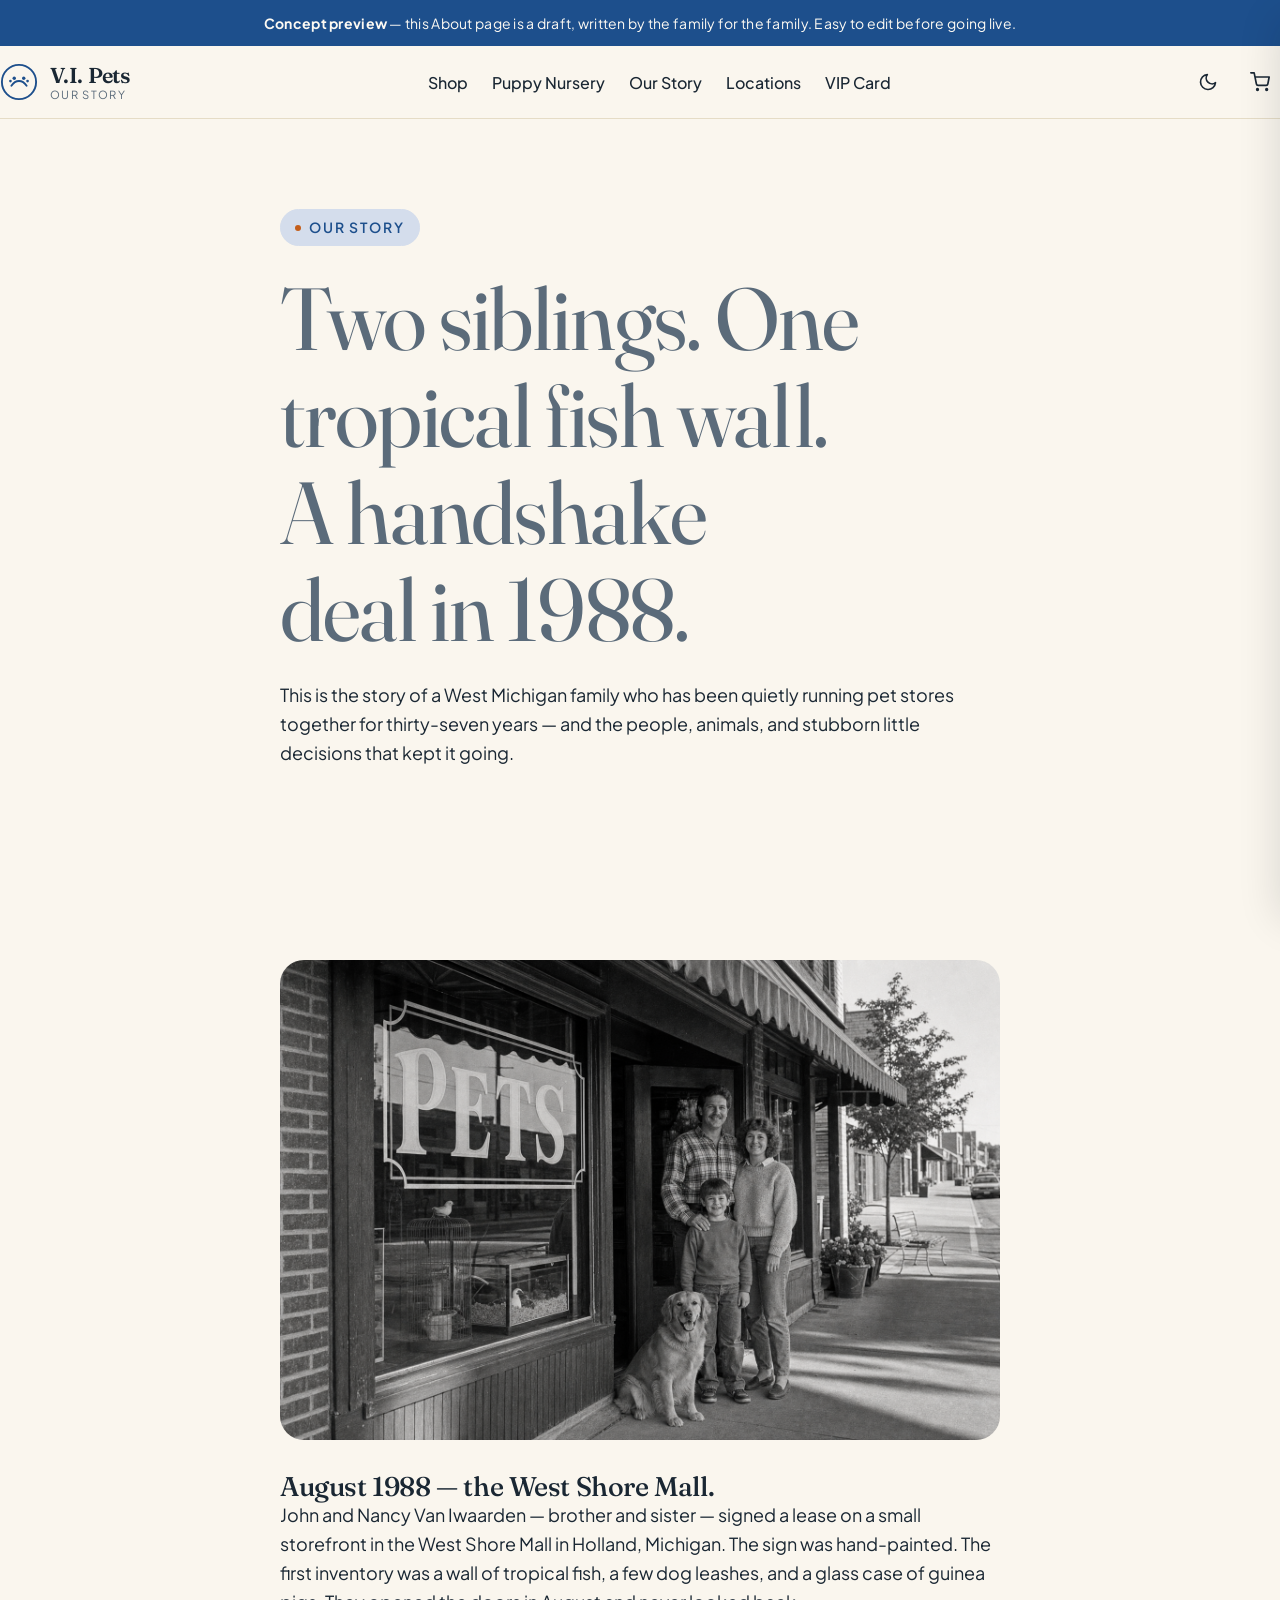
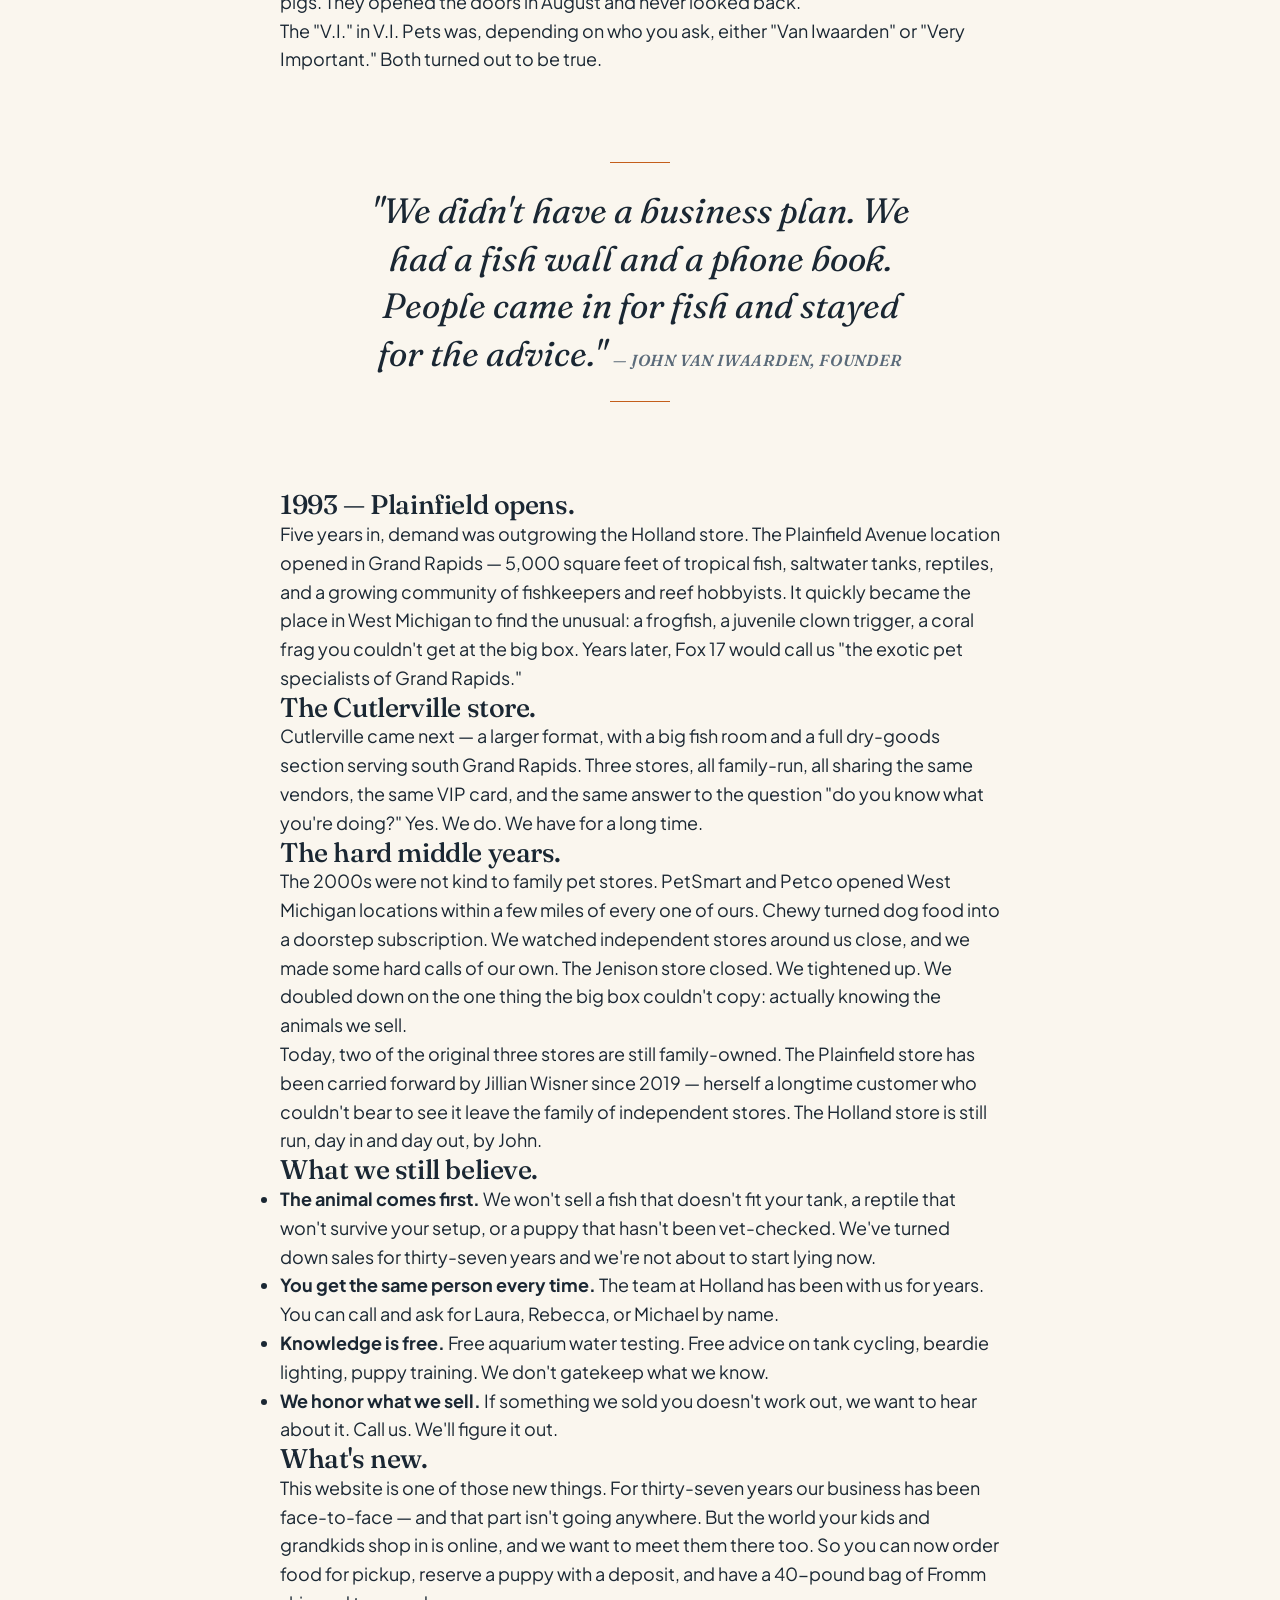
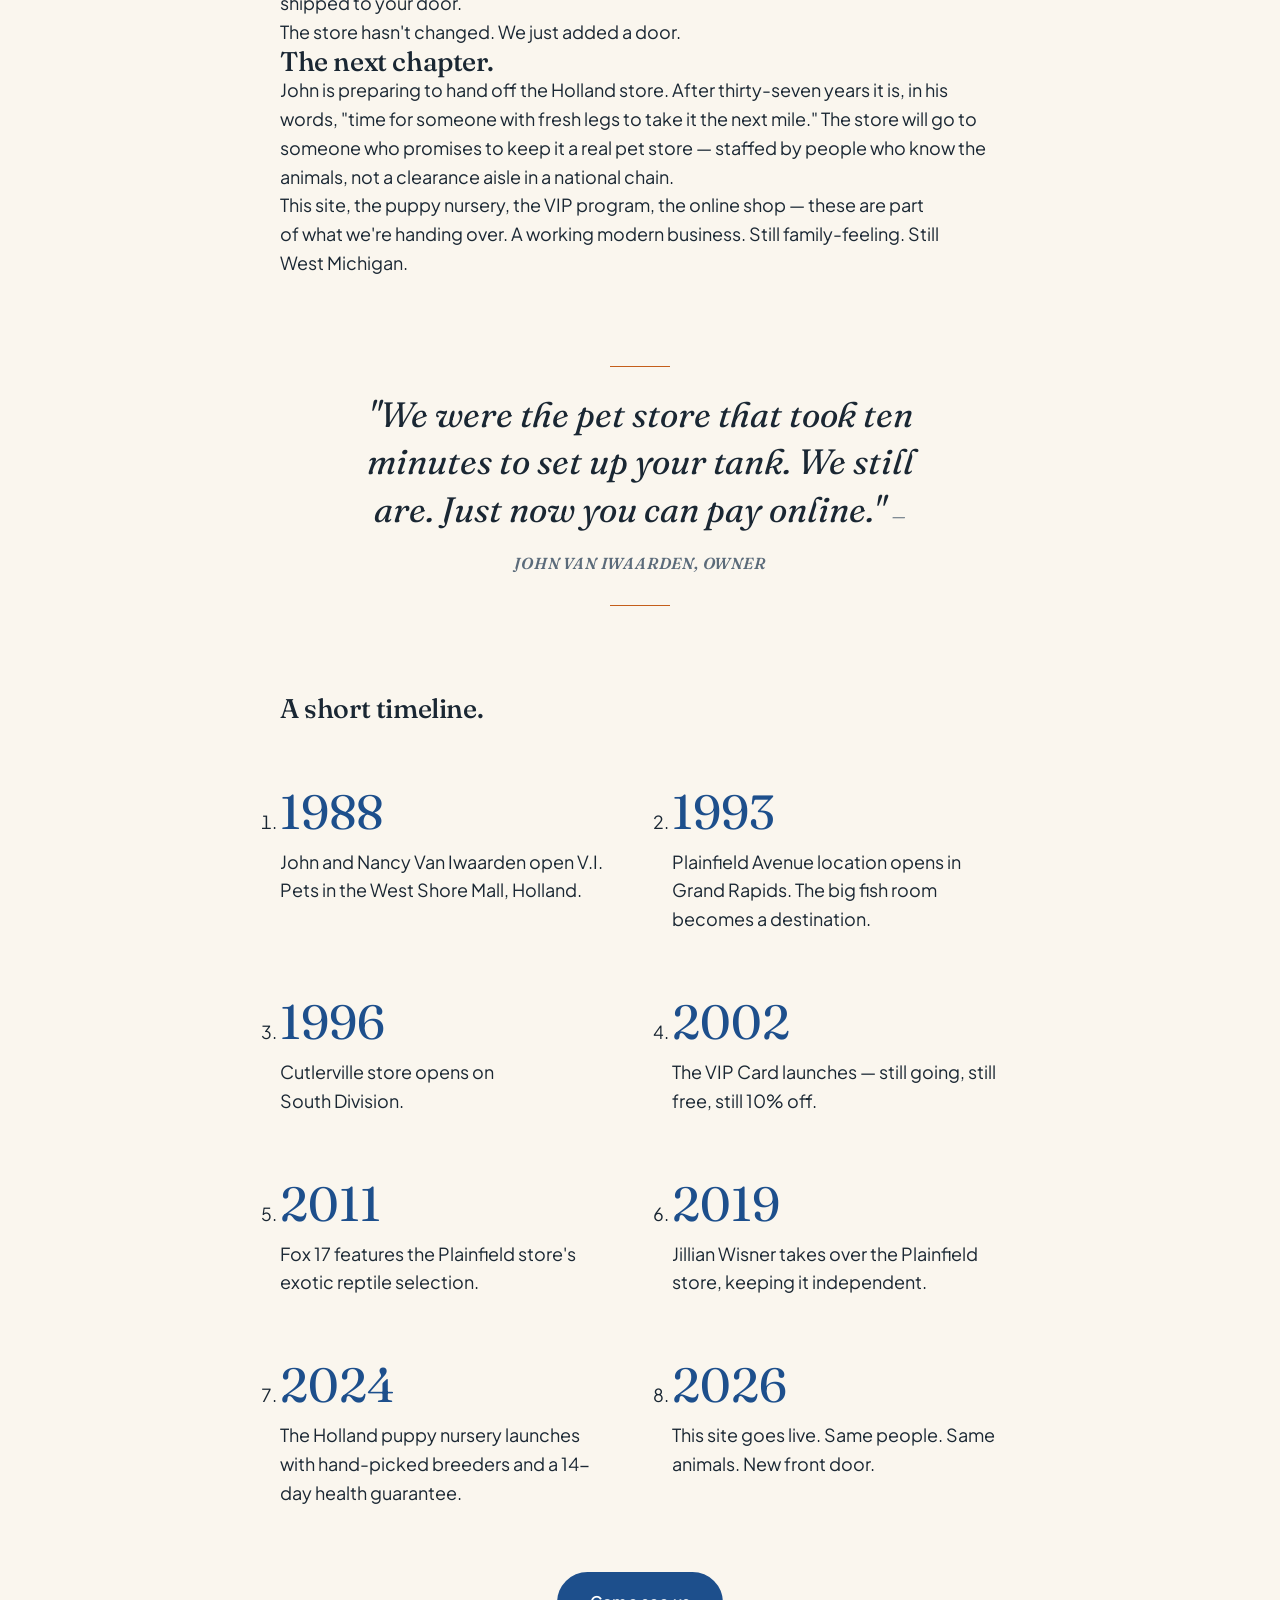
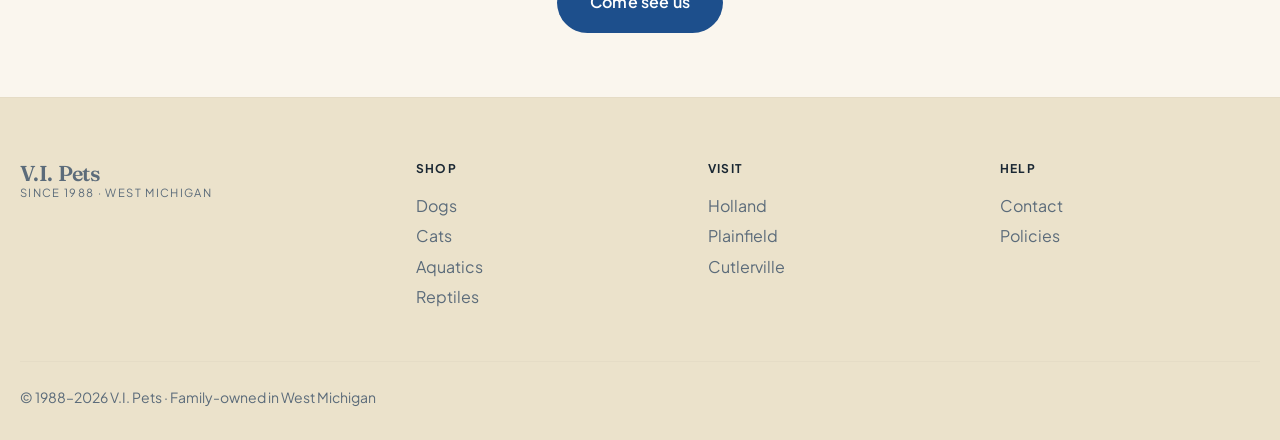
<file: V.I. Pets concept preview (1)/about.html>
<!doctype html>
<html lang="en" data-theme="light">
<head>
  <meta charset="utf-8" />
  <meta name="viewport" content="width=device-width, initial-scale=1" />
  <title>Our Story — V.I. Pets</title>
  <meta name="description" content="The V.I. Pets story: a West Michigan family pet store from 1988 to today. Holland, Plainfield, and Cutlerville." />
  <link rel="preconnect" href="https://fonts.googleapis.com" />
  <link rel="preconnect" href="https://fonts.gstatic.com" crossorigin />
  <link href="https://fonts.googleapis.com/css2?family=Fraunces:opsz,wght@9..144,400;9..144,500;9..144,600;9..144,700&family=Plus+Jakarta+Sans:wght@400;500;600;700&display=swap" rel="stylesheet" />
  <link rel="stylesheet" href="styles.css" />
</head>
<body>

<div class="demo-banner" role="note">
  <span><strong>Concept preview</strong> — this About page is a draft, written by the family for the family. Easy to edit before going live.</span>
</div>

<header class="site-header">
  <div class="site-header-inner">
    <a class="brand" href="index.html" aria-label="V.I. Pets home">
      <span class="brand-mark" aria-hidden="true">
        <svg viewBox="0 0 40 40" width="40" height="40" fill="none">
          <circle cx="20" cy="20" r="18" stroke="currentColor" stroke-width="2"/>
          <path d="M12 24c2-3 4-5 8-5s6 2 8 5" stroke="currentColor" stroke-width="2" stroke-linecap="round"/>
          <circle cx="15" cy="16" r="1.8" fill="currentColor"/>
          <circle cx="25" cy="16" r="1.8" fill="currentColor"/>
          <circle cx="11" cy="19" r="1.4" fill="currentColor"/>
          <circle cx="29" cy="19" r="1.4" fill="currentColor"/>
        </svg>
      </span>
      <span class="brand-text">
        <span class="brand-name">V.I. Pets</span>
        <span class="brand-sub">Our story</span>
      </span>
    </a>
    <nav class="nav" aria-label="Primary">
      <a href="shop.html">Shop</a>
      <a href="shop.html#nursery">Puppy Nursery</a>
      <a href="about.html">Our Story</a>
      <a href="index.html#locations">Locations</a>
      <a href="index.html#vip">VIP Card</a>
    </nav>
    <div class="header-actions">
      <button class="icon-btn" type="button" id="theme-toggle" aria-label="Toggle dark mode">
        <svg viewBox="0 0 24 24" width="20" height="20" fill="none" stroke="currentColor" stroke-width="2" stroke-linecap="round" stroke-linejoin="round"><path d="M21 12.79A9 9 0 1 1 11.21 3 7 7 0 0 0 21 12.79z"/></svg>
      </button>
      <button class="icon-btn" type="button" id="cart-toggle" aria-label="Open cart">
        <svg viewBox="0 0 24 24" width="20" height="20" fill="none" stroke="currentColor" stroke-width="2" stroke-linecap="round" stroke-linejoin="round"><circle cx="9" cy="21" r="1"/><circle cx="20" cy="21" r="1"/><path d="M1 1h4l2.68 13.39a2 2 0 0 0 2 1.61h9.72a2 2 0 0 0 2-1.61L23 6H6"/></svg>
        <span class="cart-count" id="cart-count" data-empty="true">0</span>
      </button>
    </div>
  </div>
</header>

<main>

<section class="about-hero">
  <div class="container-narrow">
    <div class="hero-eyebrow">Our story</div>
    <h1 class="about-lead">Two siblings. One tropical fish wall. A handshake deal in 1988.</h1>
    <p>This is the story of a West Michigan family who has been quietly running pet stores together for thirty-seven years — and the people, animals, and stubborn little decisions that kept it going.</p>
  </div>
</section>

<section style="padding-block:var(--space-16)">
  <div class="container-narrow">

    <img src="images/story-1988.png" alt="The Van Iwaarden family in front of the original V.I. Pets storefront in 1988" style="width:100%;border-radius:var(--radius-xl);margin-block:var(--space-8)" />

    <h2>August 1988 — the West Shore Mall.</h2>
    <p>John and Nancy Van Iwaarden — brother and sister — signed a lease on a small storefront in the West Shore Mall in Holland, Michigan. The sign was hand-painted. The first inventory was a wall of tropical fish, a few dog leashes, and a glass case of guinea pigs. They opened the doors in August and never looked back.</p>

    <p>The "V.I." in V.I. Pets was, depending on who you ask, either "Van Iwaarden" or "Very Important." Both turned out to be true.</p>

    <blockquote class="pull-quote">
      "We didn't have a business plan. We had a fish wall and a phone book. People came in for fish and stayed for the advice."
      <cite class="story-cite">— John Van Iwaarden, Founder</cite>
    </blockquote>

    <h2>1993 — Plainfield opens.</h2>
    <p>Five years in, demand was outgrowing the Holland store. The Plainfield Avenue location opened in Grand Rapids — 5,000 square feet of tropical fish, saltwater tanks, reptiles, and a growing community of fishkeepers and reef hobbyists. It quickly became the place in West Michigan to find the unusual: a frogfish, a juvenile clown trigger, a coral frag you couldn't get at the big box. Years later, Fox 17 would call us "the exotic pet specialists of Grand Rapids."</p>

    <h2>The Cutlerville store.</h2>
    <p>Cutlerville came next — a larger format, with a big fish room and a full dry-goods section serving south Grand Rapids. Three stores, all family-run, all sharing the same vendors, the same VIP card, and the same answer to the question "do you know what you're doing?" Yes. We do. We have for a long time.</p>

    <h2>The hard middle years.</h2>
    <p>The 2000s were not kind to family pet stores. PetSmart and Petco opened West Michigan locations within a few miles of every one of ours. Chewy turned dog food into a doorstep subscription. We watched independent stores around us close, and we made some hard calls of our own. The Jenison store closed. We tightened up. We doubled down on the one thing the big box couldn't copy: actually knowing the animals we sell.</p>

    <p>Today, two of the original three stores are still family-owned. The Plainfield store has been carried forward by Jillian Wisner since 2019 — herself a longtime customer who couldn't bear to see it leave the family of independent stores. The Holland store is still run, day in and day out, by John.</p>

    <h2>What we still believe.</h2>
    <ul>
      <li><strong>The animal comes first.</strong> We won't sell a fish that doesn't fit your tank, a reptile that won't survive your setup, or a puppy that hasn't been vet-checked. We've turned down sales for thirty-seven years and we're not about to start lying now.</li>
      <li><strong>You get the same person every time.</strong> The team at Holland has been with us for years. You can call and ask for Laura, Rebecca, or Michael by name.</li>
      <li><strong>Knowledge is free.</strong> Free aquarium water testing. Free advice on tank cycling, beardie lighting, puppy training. We don't gatekeep what we know.</li>
      <li><strong>We honor what we sell.</strong> If something we sold you doesn't work out, we want to hear about it. Call us. We'll figure it out.</li>
    </ul>

    <h2>What's new.</h2>
    <p>This website is one of those new things. For thirty-seven years our business has been face-to-face — and that part isn't going anywhere. But the world your kids and grandkids shop in is online, and we want to meet them there too. So you can now order food for pickup, reserve a puppy with a deposit, and have a 40-pound bag of Fromm shipped to your door.</p>

    <p>The store hasn't changed. We just added a door.</p>

    <h2>The next chapter.</h2>
    <p>John is preparing to hand off the Holland store. After thirty-seven years it is, in his words, "time for someone with fresh legs to take it the next mile." The store will go to someone who promises to keep it a real pet store — staffed by people who know the animals, not a clearance aisle in a national chain.</p>

    <p>This site, the puppy nursery, the VIP program, the online shop — these are part of what we're handing over. A working modern business. Still family-feeling. Still West Michigan.</p>

    <blockquote class="pull-quote">
      "We were the pet store that took ten minutes to set up your tank. We still are. Just now you can pay online."
      <cite class="story-cite">— John Van Iwaarden, Owner</cite>
    </blockquote>

    <h2>A short timeline.</h2>
    <ol class="timeline">
      <li class="timeline-item"><span class="timeline-year">1988</span><span>John and Nancy Van Iwaarden open V.I. Pets in the West Shore Mall, Holland.</span></li>
      <li class="timeline-item"><span class="timeline-year">1993</span><span>Plainfield Avenue location opens in Grand Rapids. The big fish room becomes a destination.</span></li>
      <li class="timeline-item"><span class="timeline-year">1996</span><span>Cutlerville store opens on South Division.</span></li>
      <li class="timeline-item"><span class="timeline-year">2002</span><span>The VIP Card launches — still going, still free, still 10% off.</span></li>
      <li class="timeline-item"><span class="timeline-year">2011</span><span>Fox 17 features the Plainfield store's exotic reptile selection.</span></li>
      <li class="timeline-item"><span class="timeline-year">2019</span><span>Jillian Wisner takes over the Plainfield store, keeping it independent.</span></li>
      <li class="timeline-item"><span class="timeline-year">2024</span><span>The Holland puppy nursery launches with hand-picked breeders and a 14-day health guarantee.</span></li>
      <li class="timeline-item"><span class="timeline-year">2026</span><span>This site goes live. Same people. Same animals. New front door.</span></li>
    </ol>

    <div style="text-align:center;margin-top:var(--space-16)">
      <a href="index.html#locations" class="btn btn-primary btn-lg">Come see us</a>
    </div>
  </div>
</section>

</main>

<footer class="site-footer">
  <div class="container-wide">
    <div class="footer-grid">
      <div class="footer-col">
        <a class="brand" href="index.html">
          <span class="brand-text">
            <span class="brand-name">V.I. Pets</span>
            <span class="brand-sub">Since 1988 · West Michigan</span>
          </span>
        </a>
      </div>
      <div class="footer-col">
        <h4>Shop</h4>
        <a href="shop.html#dogs">Dogs</a><a href="shop.html#cats">Cats</a><a href="shop.html#aquatics">Aquatics</a><a href="shop.html#reptiles">Reptiles</a>
      </div>
      <div class="footer-col">
        <h4>Visit</h4>
        <a href="index.html#locations">Holland</a><a href="index.html#locations">Plainfield</a><a href="index.html#locations">Cutlerville</a>
      </div>
      <div class="footer-col">
        <h4>Help</h4>
        <a href="mailto:VIPETS01@gmail.com">Contact</a><a href="shop.html#policies">Policies</a>
      </div>
    </div>
    <div class="footer-bottom">
      <span>© 1988–2026 V.I. Pets · Family-owned in West Michigan</span>
    </div>
  </div>
</footer>

<!-- minimal cart drawer (no-op on About) -->
<div class="cart-backdrop" id="cart-backdrop" hidden></div>
<aside class="cart-drawer" id="cart-drawer" aria-hidden="true">
  <div class="cart-head"><h3>Your cart</h3>
    <button class="icon-btn" id="cart-close" aria-label="Close cart">
      <svg viewBox="0 0 24 24" width="20" height="20" fill="none" stroke="currentColor" stroke-width="2" stroke-linecap="round" stroke-linejoin="round"><line x1="18" y1="6" x2="6" y2="18"/><line x1="6" y1="6" x2="18" y2="18"/></svg>
    </button>
  </div>
  <div class="cart-body" id="cart-body"><div class="cart-empty"><p>Your cart is empty.</p><a href="shop.html" class="btn btn-secondary">Start shopping</a></div></div>
  <div class="cart-foot" id="cart-foot" hidden></div>
</aside>

<script src="script.js"></script>
<script data-pplx-inline-edit>
(function () {
  if (window === window.top) return;

  const allowedParentOrigins = ["https://www.perplexity.ai","https://perplexity.ai","https://testing.perplexity.ai","https://staging.perplexity.ai","https://*.preview.i.perplexity.ai","http://localhost:3000","http://127.0.0.1:3000","http://localhost:5173","http://127.0.0.1:5173"];
  const MAX_FONT_BYTES = 500 * 1024;
  const MAX_TOTAL_FONT_BYTES = 2 * 1024 * 1024;
  let scrollForwarding = false;
  let scrollRaf = 0;
  let trustedTopOrigin = null;

  // Allow entries like "https://*.preview.i.perplexity.ai" — the wildcard
  // matches a single DNS label (no dots), so "https://*.foo" cannot stretch
  // across multiple labels.
  function matchesAllowedOrigin(origin) {
    if (!origin) return false;
    for (const entry of allowedParentOrigins) {
      if (!entry.includes("*")) {
        if (entry === origin) return true;
        continue;
      }
      const pattern = new RegExp(
        "^" +
          entry.replace(/[.+?^${}()|[\]\\]/g, "\\$&").replace(/\*/g, "[^.]+") +
          "$",
      );
      if (pattern.test(origin)) return true;
    }
    return false;
  }

  // Trust decision: when the sender is same-origin-visible (event.origin is a
  // real origin like https://www.perplexity.ai) we trust event.origin directly.
  // When event.origin is "null" (opaque broker srcdoc), we fall back to the
  // broker's stamped `parentOrigin` to identify the top window. The fallback
  // is claim-only — we rely on the browser's native `targetOrigin` enforcement
  // on the response path (see postToTrustedTop) to ensure replies can't be
  // delivered to anyone but the actual top window of that claimed origin.
  function getTrustedParentOrigin(event) {
    const forwardedParentOrigin =
      typeof event.data.parentOrigin === "string" ? event.data.parentOrigin : null;
    const parentOrigin = event.origin === "null" ? forwardedParentOrigin : event.origin;
    return matchesAllowedOrigin(parentOrigin) ? parentOrigin : null;
  }

  // All responses go to window.top with targetOrigin = the allowlisted origin.
  // An attacker that iframes us inside their own null-origin broker can claim
  // any parentOrigin they like, but the browser will drop the reply whenever
  // the real top's origin doesn't match — so the screenshot never leaves.
  function postToTrustedTop(message) {
    if (!trustedTopOrigin) return;
    try {
      window.top.postMessage(message, trustedTopOrigin);
    } catch (_error) {}
  }

  function inlineAll(original, clone) {
    if (original.nodeType !== 1 || clone.nodeType !== 1) return;

    try {
      const computedStyle = getComputedStyle(original);
      // cssText on a computed style is the serialized declaration in modern
      // Chromium/Safari — a single read beats enumerating ~400 longhand
      // properties. Firefox returns "" here, so we fall back on empty.
      const serialized = computedStyle.cssText;
      if (serialized) {
        clone.style.cssText = serialized;
      } else {
        const parts = new Array(computedStyle.length);
        for (let index = 0; index < computedStyle.length; index += 1) {
          const property = computedStyle[index];
          parts[index] = `${property}:${computedStyle.getPropertyValue(property)};`;
        }
        clone.style.cssText = parts.join("");
      }
    } catch (_error) {}

    const originalChildren = original.children;
    const clonedChildren = clone.children;
    for (
      let index = 0;
      index < originalChildren.length && index < clonedChildren.length;
      index += 1
    ) {
      inlineAll(originalChildren[index], clonedChildren[index]);
    }
  }

  function extractFontUrl(srcValue) {
    const matches = [
      ...srcValue.matchAll(
        /url\(["']?([^"')]+)["']?\)(?:\s*format\(["']?([^"')]+)["']?\))?/gi,
      ),
    ];
    if (matches.length === 0) return null;
    const woff2 = matches.find((m) => m[2] && m[2].toLowerCase().includes("woff2"));
    if (woff2) return woff2[1];
    const woff = matches.find((m) => m[2] && m[2].toLowerCase().includes("woff"));
    if (woff) return woff[1];
    return matches[0][1];
  }

  // Cache resolved font URL -> data URI across captures. Fonts on a page
  // essentially never change, and a batch run emits multiple captures back to
  // back — without this we'd refetch + re-base64 every time.
  const fontDataUriCache = new Map();
  const SRC_DECLARATION_RE = /src\s*:\s*[^;}]+/i;

  async function fetchAsDataUri(url) {
    if (fontDataUriCache.has(url)) return fontDataUriCache.get(url);
    let dataUri = null;
    try {
      const response = await fetch(url, { mode: "cors", credentials: "omit" });
      if (response.ok) {
        const blob = await response.blob();
        if (blob.size <= MAX_FONT_BYTES) {
          dataUri = await new Promise((resolve) => {
            const reader = new FileReader();
            reader.onloadend = () =>
              resolve(typeof reader.result === "string" ? reader.result : null);
            reader.onerror = () => resolve(null);
            reader.readAsDataURL(blob);
          });
        }
      }
    } catch (_error) {
      dataUri = null;
    }
    fontDataUriCache.set(url, dataUri);
    return dataUri;
  }

  function collectFontFaceRuleTexts() {
    const rules = [];
    for (const sheet of document.styleSheets) {
      let cssRules;
      try {
        cssRules = sheet.cssRules;
      } catch (_error) {
        continue;
      }
      if (!cssRules) continue;
      for (const rule of cssRules) {
        const cssText = rule.cssText || "";
        if (cssText.startsWith("@font-face")) rules.push(cssText);
      }
    }
    return rules;
  }

  async function buildInlinedFontCss() {
    const ruleTexts = collectFontFaceRuleTexts();
    if (ruleTexts.length === 0) return null;

    const resolved = ruleTexts.map((cssText) => {
      if (!SRC_DECLARATION_RE.test(cssText)) return null;
      const srcMatch = cssText.match(/src\s*:\s*([^;}]+)[;}]/i);
      if (!srcMatch) return null;
      const url = extractFontUrl(srcMatch[1]);
      if (!url) return null;
      try {
        return { cssText, url: new URL(url, document.baseURI).href };
      } catch (_error) {
        return null;
      }
    });

    const dataUris = await Promise.all(
      resolved.map((entry) => (entry ? fetchAsDataUri(entry.url) : Promise.resolve(null))),
    );

    const inlined = [];
    let totalBytes = 0;
    for (let index = 0; index < resolved.length; index += 1) {
      const entry = resolved[index];
      const dataUri = dataUris[index];
      if (!entry || !dataUri) continue;
      const approxBytes = dataUri.length * 0.75;
      if (totalBytes + approxBytes > MAX_TOTAL_FONT_BYTES) break;
      totalBytes += approxBytes;
      inlined.push(entry.cssText.replace(SRC_DECLARATION_RE, `src: url("${dataUri}")`));
    }
    return inlined.length > 0 ? inlined.join("\n") : null;
  }

  function stripExternal(clone) {
    const images = clone.querySelectorAll("img");
    for (let index = 0; index < images.length; index += 1) {
      const src = images[index].getAttribute("src");
      if (src && !src.startsWith("data:")) images[index].removeAttribute("src");
    }

    const elements = clone.querySelectorAll("*");
    for (let index = 0; index < elements.length; index += 1) {
      const style = elements[index].style.cssText;
      if (style && style.includes("url(")) {
        elements[index].style.cssText = style.replace(
          /url\(["']?(?!data:)[^)"']*["']?\)/gi,
          "none",
        );
      }
    }
  }

  function emitScroll() {
    scrollRaf = 0;
    if (!scrollForwarding) return;
    postToTrustedTop({
      type: "INLINE_EDIT_SCROLL",
      scrollX: window.scrollX,
      scrollY: window.scrollY,
    });
  }

  window.addEventListener(
    "scroll",
    function () {
      if (!scrollForwarding || scrollRaf) return;
      scrollRaf = requestAnimationFrame(emitScroll);
    },
    { passive: true, capture: true },
  );

  async function handleCaptureRequest(event) {
    const requestId = event.data.requestId;
    const scrollX = window.scrollX;
    const scrollY = window.scrollY;
    const width = window.innerWidth;
    const height = window.innerHeight;

    function postResult(dataUrl) {
      postToTrustedTop({
        type: "INLINE_EDIT_SCREENSHOT_RESULT",
        requestId,
        dataUrl,
        scrollX,
        scrollY,
      });
    }

    try {
      // Wait for any pending web fonts to resolve so both inline metrics and
      // the @font-face inlining below see the same loaded faces.
      if (document.fonts && document.fonts.ready) {
        try {
          await document.fonts.ready;
        } catch (_error) {}
      }

      const clone = document.documentElement.cloneNode(true);
      inlineAll(document.documentElement, clone);

      const removedNodes = clone.querySelectorAll("script,link[rel=\"stylesheet\"],style");
      for (let index = 0; index < removedNodes.length; index += 1) {
        removedNodes[index].remove();
      }

      stripExternal(clone);

      // Re-embed web fonts as data-URI @font-face rules so the SVG rasterizer
      // can resolve them — external font URLs aren't fetched during
      // foreignObject rendering, which would otherwise force a fallback face
      // and change text metrics.
      const inlinedFontCss = await buildInlinedFontCss();
      if (inlinedFontCss) {
        const styleEl = document.createElement("style");
        styleEl.textContent = inlinedFontCss;
        const head = clone.querySelector("head");
        if (head) head.appendChild(styleEl);
        else clone.insertBefore(styleEl, clone.firstChild);
      }

      const html = new XMLSerializer().serializeToString(clone);
      const svg =
        `<svg xmlns="http://www.w3.org/2000/svg" width="${width}" height="${height}">` +
        '<foreignObject width="100%" height="100%">' +
        `<div xmlns="http://www.w3.org/1999/xhtml" style="width:${width}px;height:${height}px;overflow:hidden">` +
        `<div style="transform:translate(-${scrollX}px,-${scrollY}px);transform-origin:top left">` +
        html +
        "</div></div></foreignObject></svg>";
      const svgUrl = `data:image/svg+xml;charset=utf-8,${encodeURIComponent(svg)}`;
      const image = new Image();
      image.onload = function () {
        const canvas = document.createElement("canvas");
        canvas.width = width;
        canvas.height = height;
        canvas.getContext("2d").drawImage(image, 0, 0);
        postResult(canvas.toDataURL("image/png"));
      };
      image.onerror = function () {
        postResult(null);
      };
      image.src = svgUrl;
    } catch (_error) {
      postResult(null);
    }
  }

  window.addEventListener("message", function (event) {
    if (!event.data) return;
    // Only accept messages from the direct parent frame. Blocks sibling /
    // unrelated-window postMessage senders that could otherwise reach us.
    if (event.source !== window.parent) return;

    const trustedParentOrigin = getTrustedParentOrigin(event);
    if (!trustedParentOrigin) return;
    trustedTopOrigin = trustedParentOrigin;

    if (event.data.type === "INLINE_EDIT_SCROLL_START") {
      scrollForwarding = true;
      emitScroll();
      return;
    }

    if (event.data.type === "INLINE_EDIT_SCROLL_STOP") {
      scrollForwarding = false;
      if (scrollRaf) cancelAnimationFrame(scrollRaf);
      scrollRaf = 0;
      return;
    }

    if (event.data.type !== "INLINE_EDIT_CAPTURE_REQUEST") return;

    handleCaptureRequest(event);
  });
})();


</script></body>
</html>
</file>
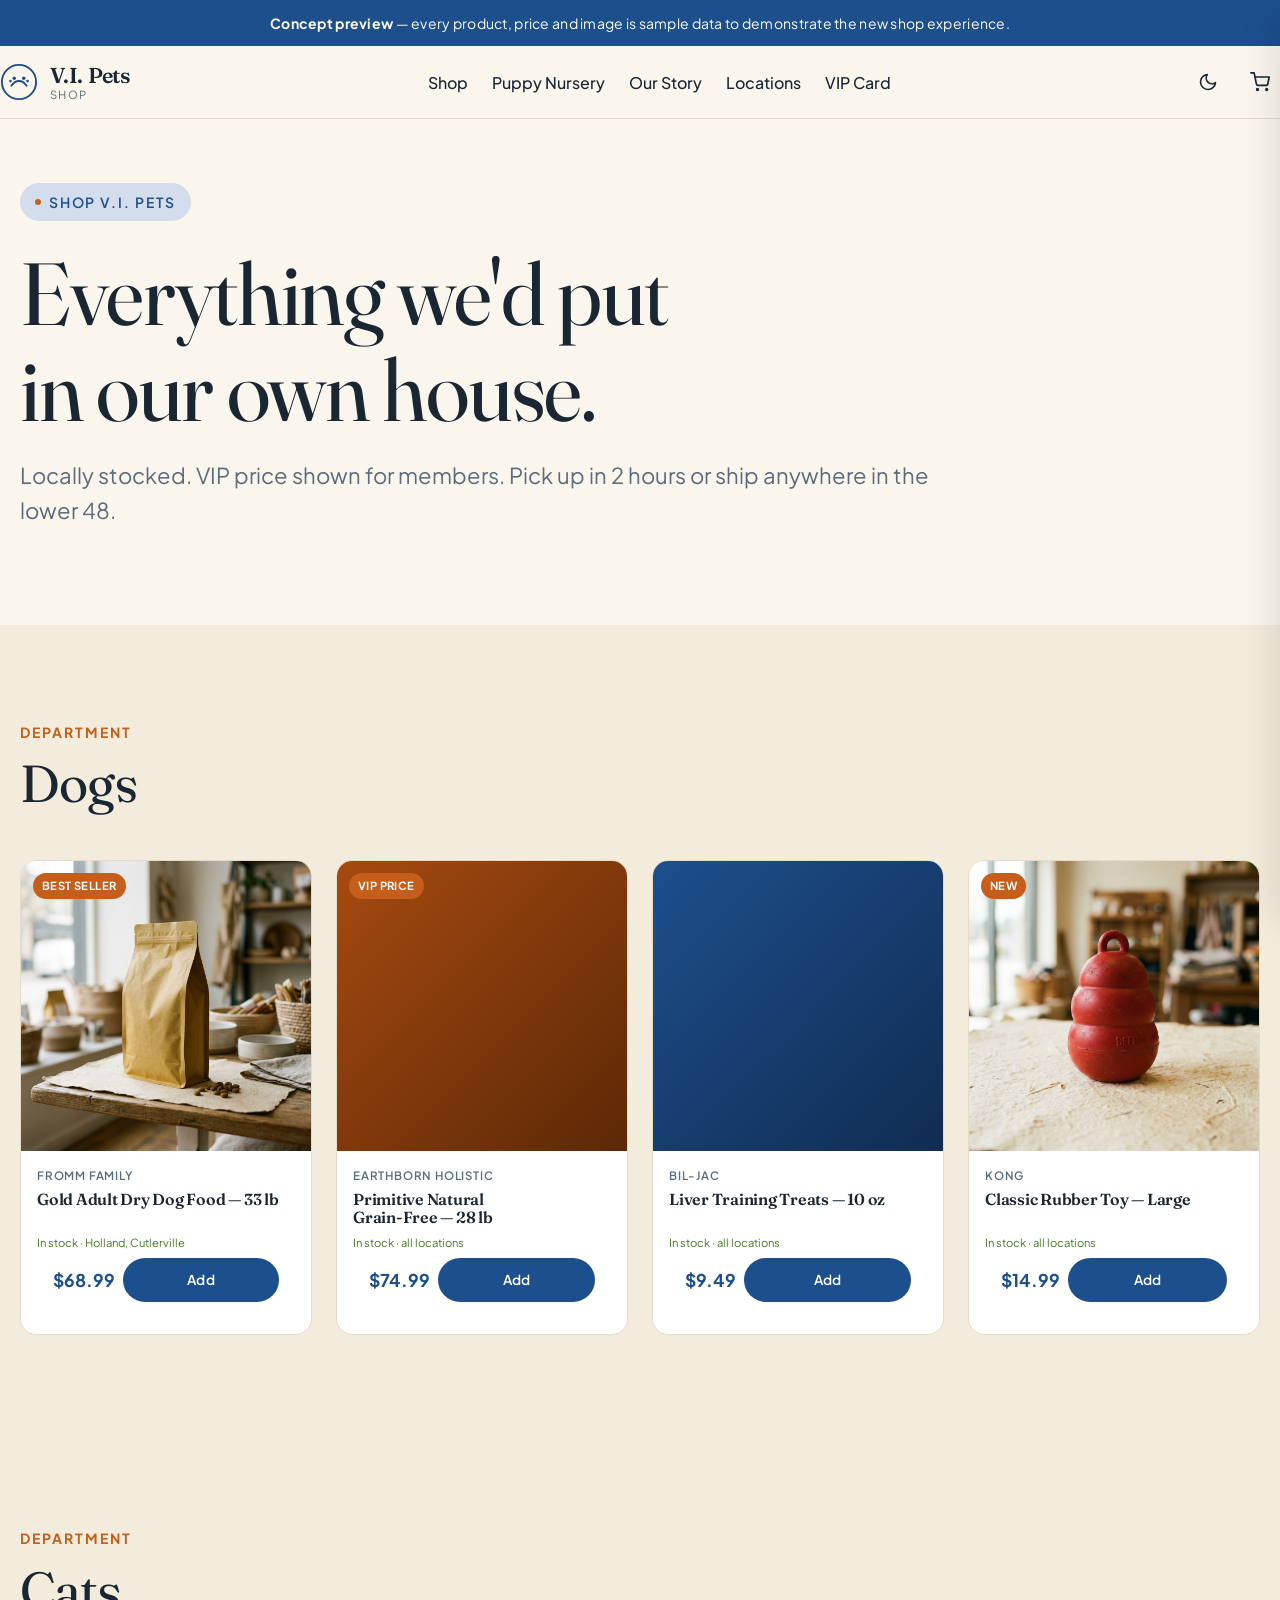
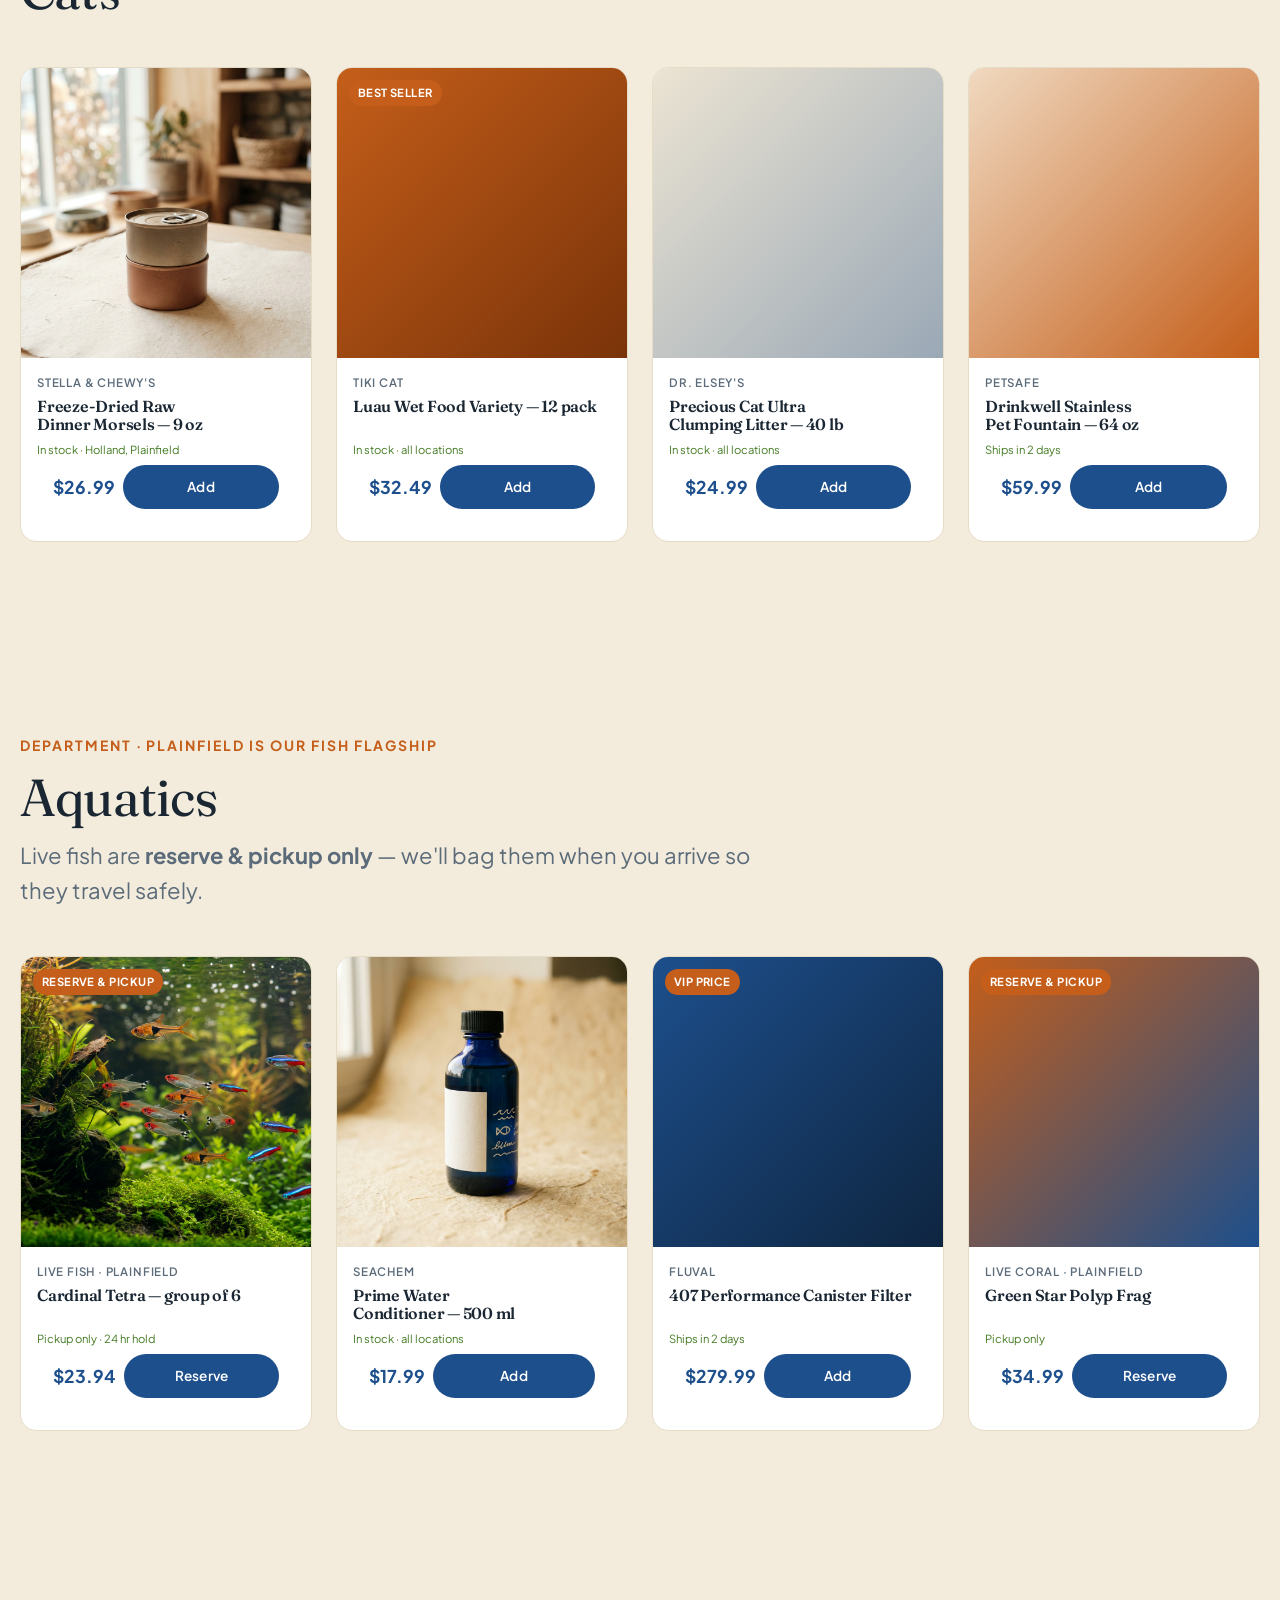
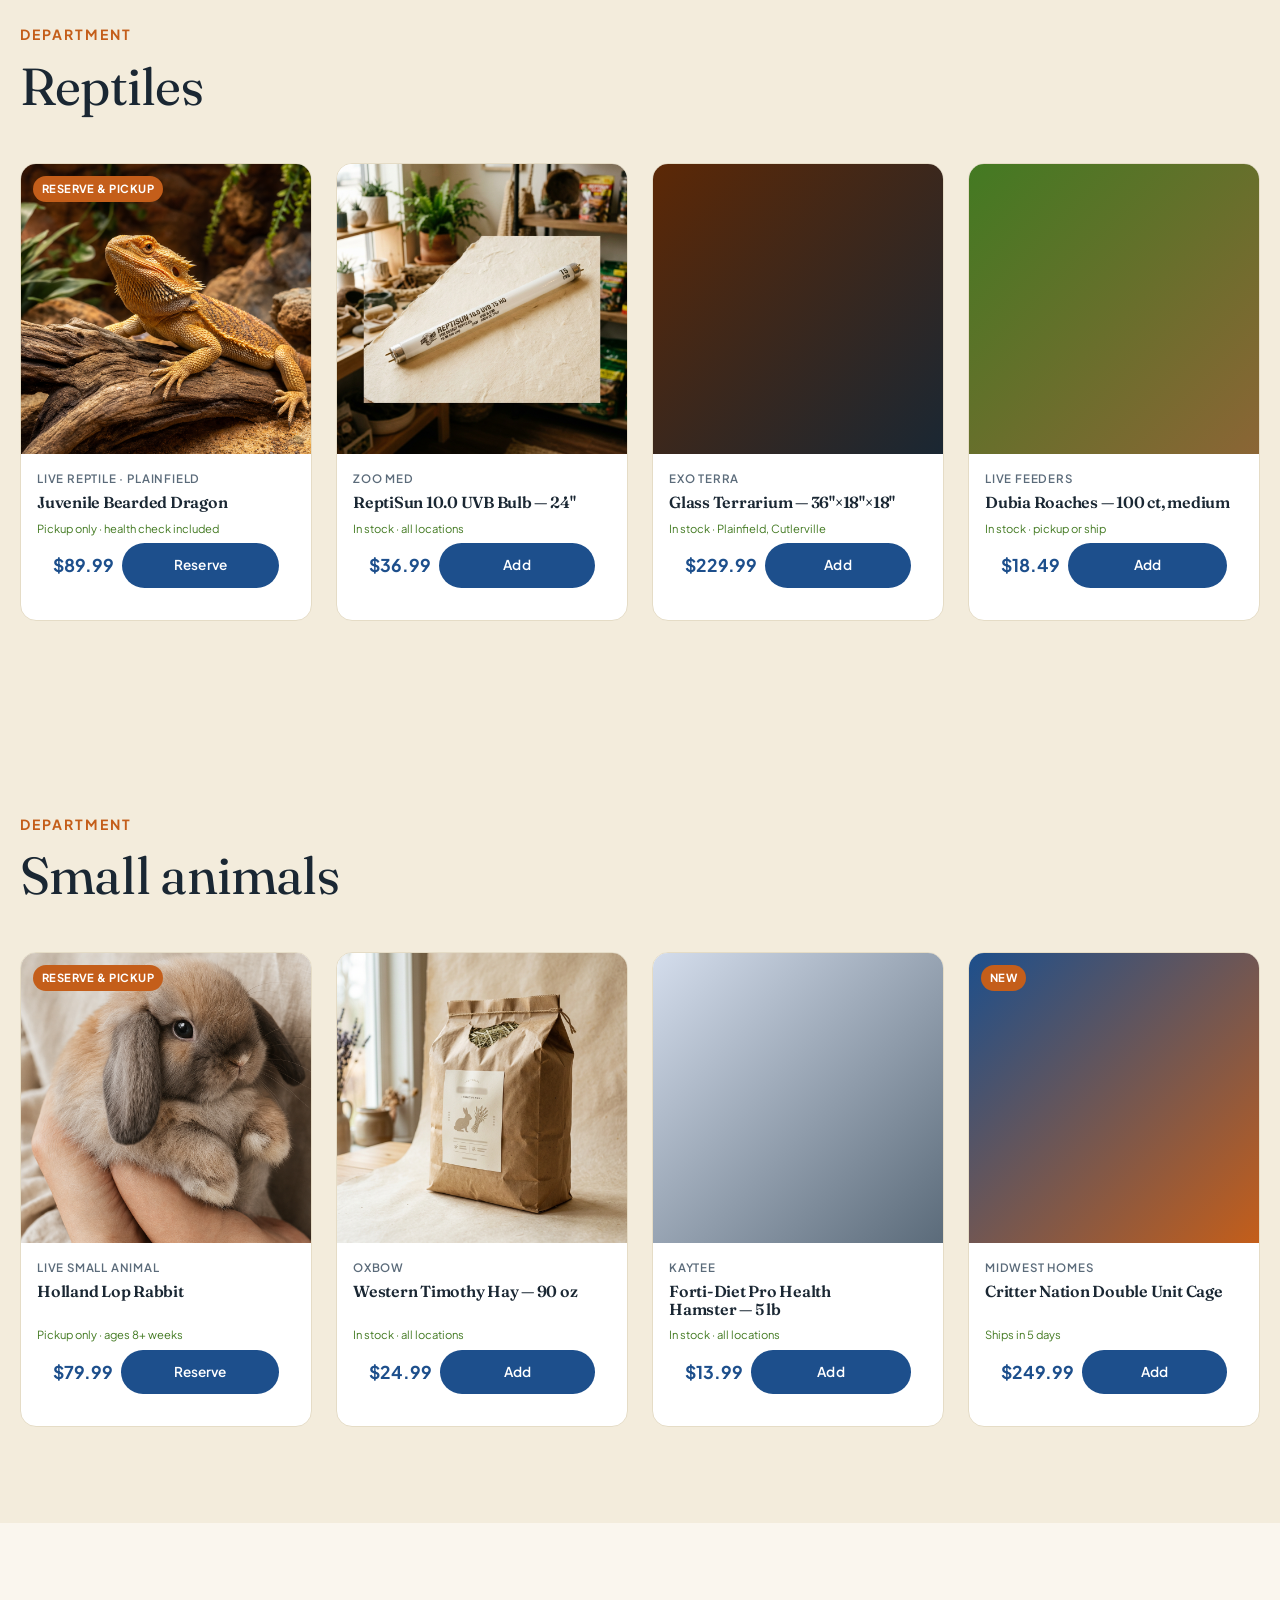
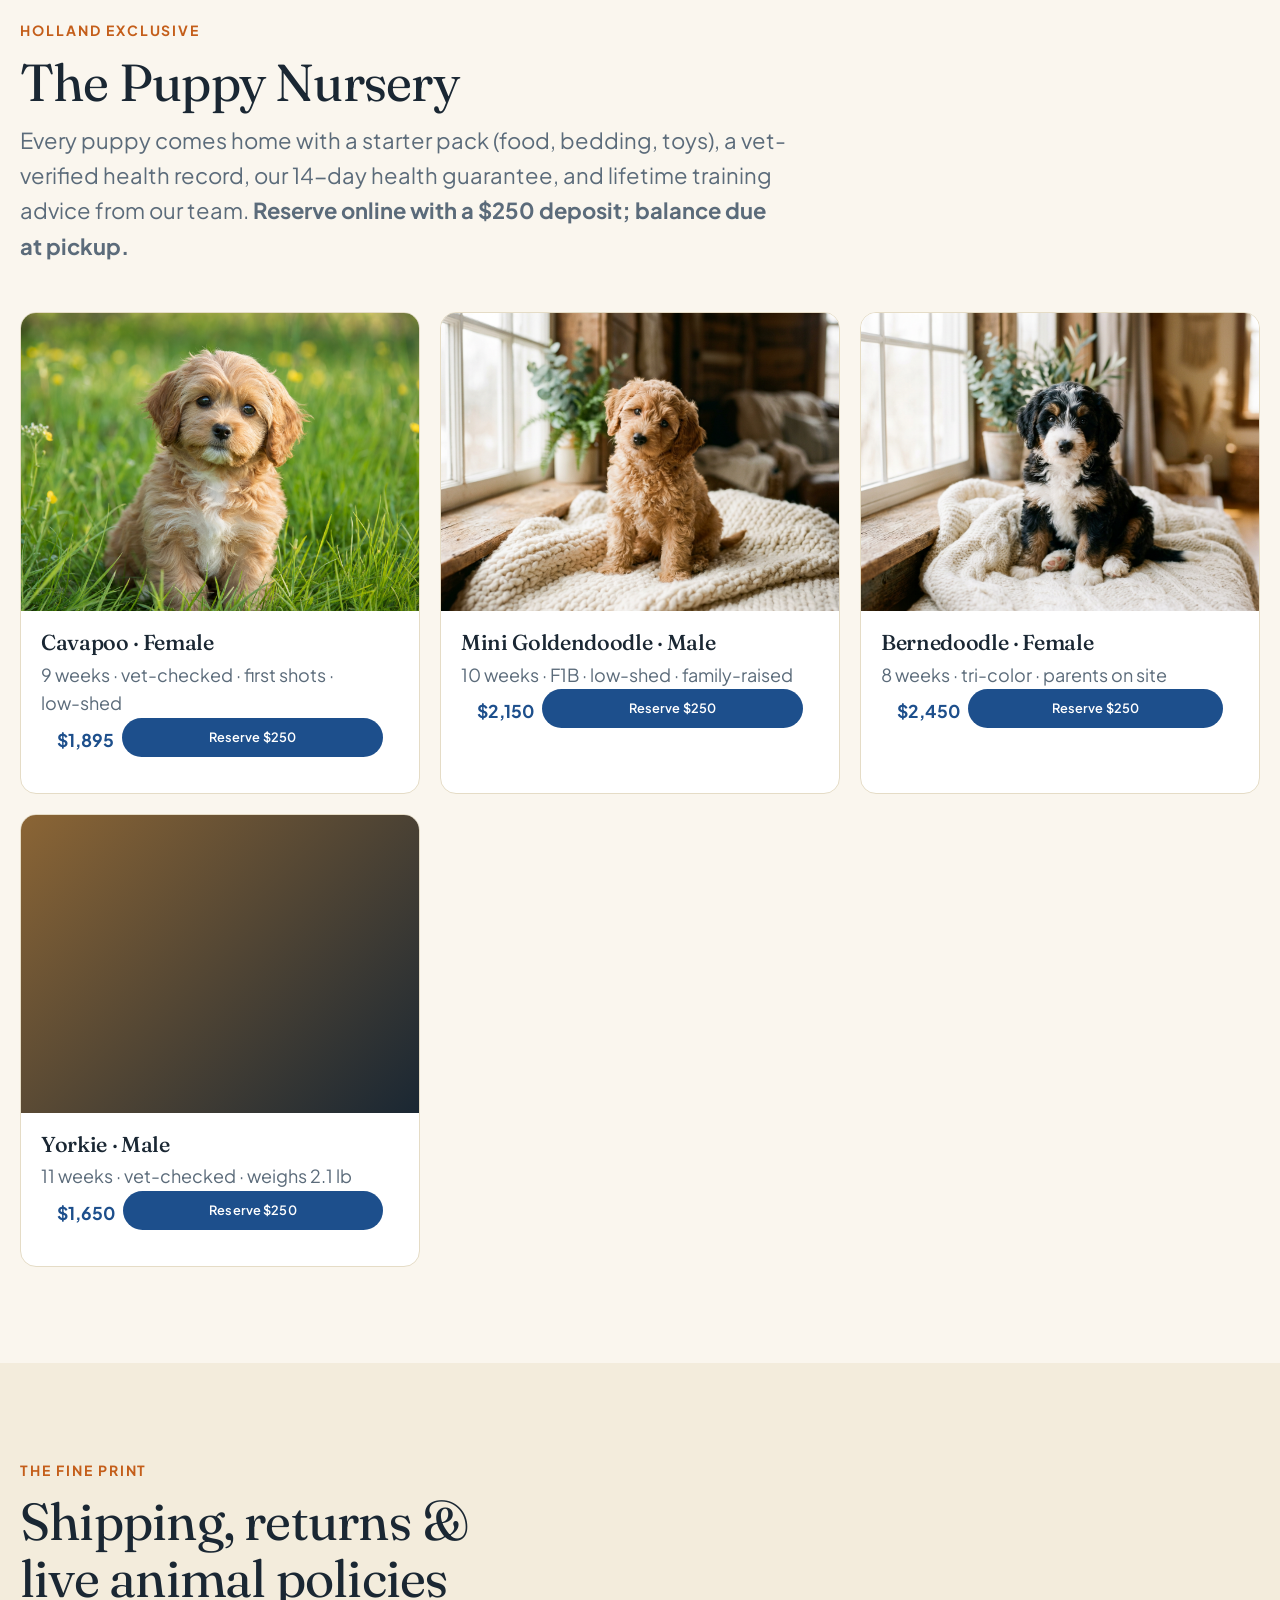
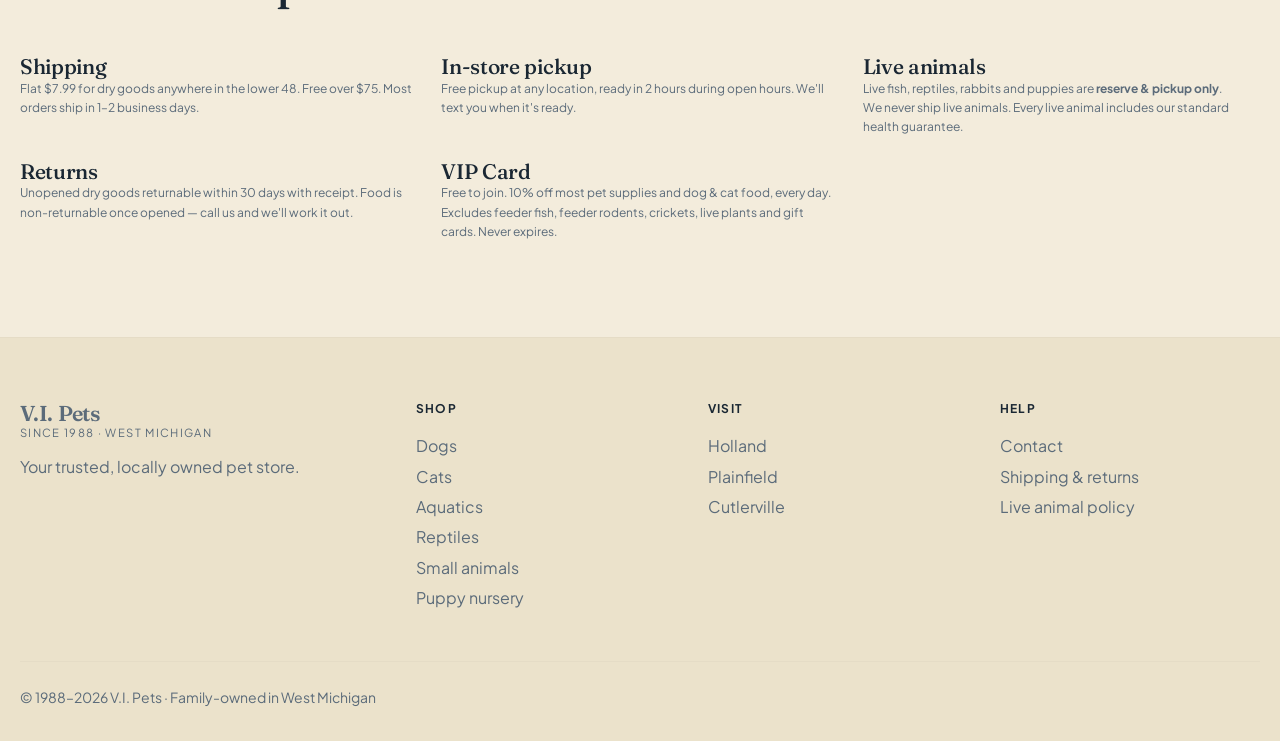
<file: V.I. Pets concept preview (1)/shop.html>
<!doctype html>
<html lang="en" data-theme="light">
<head>
  <meta charset="utf-8" />
  <meta name="viewport" content="width=device-width, initial-scale=1" />
  <title>Shop — V.I. Pets</title>
  <meta name="description" content="Shop dog and cat food, aquatics, reptile supplies, small animal habitats and the Holland puppy nursery from V.I. Pets." />
  <link rel="preconnect" href="https://fonts.googleapis.com" />
  <link rel="preconnect" href="https://fonts.gstatic.com" crossorigin />
  <link href="https://fonts.googleapis.com/css2?family=Fraunces:opsz,wght@9..144,400;9..144,500;9..144,600;9..144,700&family=Plus+Jakarta+Sans:wght@400;500;600;700&display=swap" rel="stylesheet" />
  <link rel="stylesheet" href="styles.css" />
</head>
<body>

<div class="demo-banner" role="note">
  <span><strong>Concept preview</strong> — every product, price and image is sample data to demonstrate the new shop experience.</span>
</div>

<header class="site-header">
  <div class="site-header-inner">
    <a class="brand" href="index.html" aria-label="V.I. Pets home">
      <span class="brand-mark" aria-hidden="true">
        <svg viewBox="0 0 40 40" width="40" height="40" fill="none">
          <circle cx="20" cy="20" r="18" stroke="currentColor" stroke-width="2"/>
          <path d="M12 24c2-3 4-5 8-5s6 2 8 5" stroke="currentColor" stroke-width="2" stroke-linecap="round"/>
          <circle cx="15" cy="16" r="1.8" fill="currentColor"/>
          <circle cx="25" cy="16" r="1.8" fill="currentColor"/>
          <circle cx="11" cy="19" r="1.4" fill="currentColor"/>
          <circle cx="29" cy="19" r="1.4" fill="currentColor"/>
        </svg>
      </span>
      <span class="brand-text">
        <span class="brand-name">V.I. Pets</span>
        <span class="brand-sub">Shop</span>
      </span>
    </a>
    <nav class="nav" aria-label="Primary">
      <a href="shop.html">Shop</a>
      <a href="#nursery">Puppy Nursery</a>
      <a href="about.html">Our Story</a>
      <a href="index.html#locations">Locations</a>
      <a href="index.html#vip">VIP Card</a>
    </nav>
    <div class="header-actions">
      <button class="icon-btn" type="button" id="theme-toggle" aria-label="Toggle dark mode">
        <svg viewBox="0 0 24 24" width="20" height="20" fill="none" stroke="currentColor" stroke-width="2" stroke-linecap="round" stroke-linejoin="round"><path d="M21 12.79A9 9 0 1 1 11.21 3 7 7 0 0 0 21 12.79z"/></svg>
      </button>
      <button class="icon-btn" type="button" id="cart-toggle" aria-label="Open cart">
        <svg viewBox="0 0 24 24" width="20" height="20" fill="none" stroke="currentColor" stroke-width="2" stroke-linecap="round" stroke-linejoin="round"><circle cx="9" cy="21" r="1"/><circle cx="20" cy="21" r="1"/><path d="M1 1h4l2.68 13.39a2 2 0 0 0 2 1.61h9.72a2 2 0 0 0 2-1.61L23 6H6"/></svg>
        <span class="cart-count" id="cart-count" data-empty="true">0</span>
      </button>
    </div>
  </div>
</header>

<main>

<section class="hero" style="padding-block:var(--space-16)">
  <div class="container-wide">
    <div class="hero-eyebrow">Shop V.I. Pets</div>
    <h1 style="max-width:18ch">Everything we'd put in our own house.</h1>
    <p class="hero-lead" style="max-width:60ch">Locally stocked. VIP price shown for members. Pick up in 2 hours or ship anywhere in the lower 48.</p>
  </div>
</section>

<!-- Dogs -->
<section id="dogs" class="shop-section">
  <div class="container-wide">
    <div class="section-head">
      <div class="section-eyebrow">Department</div>
      <h2>Dogs</h2>
    </div>
    <div class="products-grid">

      <article class="product">
        <div class="product-image" style="background-image:url('images/product-dogfood.png');background-size:cover;background-position:center"></div>
        <div class="product-body">
          <div class="product-tag">Best seller</div>
          <div class="product-brand">Fromm Family</div>
          <h3 class="product-name">Gold Adult Dry Dog Food — 33 lb</h3>
          <div class="product-fulfillment">In stock · Holland, Cutlerville</div>
          <div class="product-foot">
            <span class="product-price">$68.99</span>
            <button class="btn btn-primary" data-add="dog-fromm-gold-33" data-name="Fromm Gold Adult 33 lb" data-brand="Fromm Family" data-price="68.99" data-swatch="linear-gradient(135deg,#c8a472,#8b6535)">Add</button>
          </div>
        </div>
      </article>

      <article class="product">
        <div class="product-image" style="background:linear-gradient(135deg,#a64a10,#5c2806)"></div>
        <div class="product-body">
          <div class="product-tag">VIP price</div>
          <div class="product-brand">Earthborn Holistic</div>
          <h3 class="product-name">Primitive Natural Grain-Free — 28 lb</h3>
          <div class="product-fulfillment">In stock · all locations</div>
          <div class="product-foot">
            <span class="product-price">$74.99</span>
            <button class="btn btn-primary" data-add="dog-earthborn-prim" data-name="Earthborn Primitive 28 lb" data-brand="Earthborn Holistic" data-price="74.99" data-swatch="linear-gradient(135deg,#a64a10,#5c2806)">Add</button>
          </div>
        </div>
      </article>

      <article class="product">
        <div class="product-image" style="background:linear-gradient(135deg,#1d4f8c,#102c52)"></div>
        <div class="product-body">
          <div class="product-brand">Bil-Jac</div>
          <h3 class="product-name">Liver Training Treats — 10 oz</h3>
          <div class="product-fulfillment">In stock · all locations</div>
          <div class="product-foot">
            <span class="product-price">$9.49</span>
            <button class="btn btn-primary" data-add="dog-biljac-liver" data-name="Bil-Jac Liver Treats 10 oz" data-brand="Bil-Jac" data-price="9.49" data-swatch="linear-gradient(135deg,#1d4f8c,#102c52)">Add</button>
          </div>
        </div>
      </article>

      <article class="product">
        <div class="product-image" style="background-image:url('images/product-toy.png');background-size:cover;background-position:center"></div>
        <div class="product-body">
          <div class="product-tag">New</div>
          <div class="product-brand">Kong</div>
          <h3 class="product-name">Classic Rubber Toy — Large</h3>
          <div class="product-fulfillment">In stock · all locations</div>
          <div class="product-foot">
            <span class="product-price">$14.99</span>
            <button class="btn btn-primary" data-add="dog-kong-large" data-name="Kong Classic Large" data-brand="Kong" data-price="14.99" data-swatch="linear-gradient(135deg,#d4ddec,#1d4f8c)">Add</button>
          </div>
        </div>
      </article>

    </div>
  </div>
</section>

<!-- Cats -->
<section id="cats" class="shop-section" style="background:var(--color-surface-offset)">
  <div class="container-wide">
    <div class="section-head">
      <div class="section-eyebrow">Department</div>
      <h2>Cats</h2>
    </div>
    <div class="products-grid">
      <article class="product">
        <div class="product-image" style="background-image:url('images/product-catfood.png');background-size:cover;background-position:center"></div>
        <div class="product-body">
          <div class="product-brand">Stella & Chewy's</div>
          <h3 class="product-name">Freeze-Dried Raw Dinner Morsels — 9 oz</h3>
          <div class="product-fulfillment">In stock · Holland, Plainfield</div>
          <div class="product-foot">
            <span class="product-price">$26.99</span>
            <button class="btn btn-primary" data-add="cat-stella-fd" data-name="Stella & Chewy's Cat 9 oz" data-brand="Stella & Chewy's" data-price="26.99" data-swatch="linear-gradient(135deg,#9aa8b6,#3d4a5a)">Add</button>
          </div>
        </div>
      </article>

      <article class="product">
        <div class="product-image" style="background:linear-gradient(135deg,#c45e1a,#7a3309)"></div>
        <div class="product-body">
          <div class="product-tag">Best seller</div>
          <div class="product-brand">Tiki Cat</div>
          <h3 class="product-name">Luau Wet Food Variety — 12 pack</h3>
          <div class="product-fulfillment">In stock · all locations</div>
          <div class="product-foot">
            <span class="product-price">$32.49</span>
            <button class="btn btn-primary" data-add="cat-tiki-luau" data-name="Tiki Cat Luau 12 pk" data-brand="Tiki Cat" data-price="32.49" data-swatch="linear-gradient(135deg,#c45e1a,#7a3309)">Add</button>
          </div>
        </div>
      </article>

      <article class="product">
        <div class="product-image" style="background:linear-gradient(135deg,#ece4d3,#9aa8b6)"></div>
        <div class="product-body">
          <div class="product-brand">Dr. Elsey's</div>
          <h3 class="product-name">Precious Cat Ultra Clumping Litter — 40 lb</h3>
          <div class="product-fulfillment">In stock · all locations</div>
          <div class="product-foot">
            <span class="product-price">$24.99</span>
            <button class="btn btn-primary" data-add="cat-elseys-40" data-name="Dr. Elsey's Litter 40 lb" data-brand="Dr. Elsey's" data-price="24.99" data-swatch="linear-gradient(135deg,#ece4d3,#9aa8b6)">Add</button>
          </div>
        </div>
      </article>

      <article class="product">
        <div class="product-image" style="background:linear-gradient(135deg,#f0d9c0,#c45e1a)"></div>
        <div class="product-body">
          <div class="product-brand">PetSafe</div>
          <h3 class="product-name">Drinkwell Stainless Pet Fountain — 64 oz</h3>
          <div class="product-fulfillment">Ships in 2 days</div>
          <div class="product-foot">
            <span class="product-price">$59.99</span>
            <button class="btn btn-primary" data-add="cat-petsafe-fount" data-name="Drinkwell Fountain" data-brand="PetSafe" data-price="59.99" data-swatch="linear-gradient(135deg,#f0d9c0,#c45e1a)">Add</button>
          </div>
        </div>
      </article>
    </div>
  </div>
</section>

<!-- Aquatics -->
<section id="aquatics" class="shop-section">
  <div class="container-wide">
    <div class="section-head">
      <div class="section-eyebrow">Department · Plainfield is our fish flagship</div>
      <h2>Aquatics</h2>
      <p class="text-muted" style="max-width:60ch">Live fish are <strong>reserve & pickup only</strong> — we'll bag them when you arrive so they travel safely.</p>
    </div>
    <div class="products-grid">
      <article class="product">
        <div class="product-image" style="background-image:url('images/aquarium.png');background-size:cover;background-position:center"></div>
        <div class="product-body">
          <div class="product-tag">Reserve & pickup</div>
          <div class="product-brand">Live fish · Plainfield</div>
          <h3 class="product-name">Cardinal Tetra — group of 6</h3>
          <div class="product-fulfillment">Pickup only · 24 hr hold</div>
          <div class="product-foot">
            <span class="product-price">$23.94</span>
            <button class="btn btn-primary" data-add="aq-cardinal-6" data-name="Cardinal Tetra ×6" data-brand="Live fish" data-price="23.94" data-swatch="linear-gradient(135deg,#1d4f8c,#c45e1a)">Reserve</button>
          </div>
        </div>
      </article>

      <article class="product">
        <div class="product-image" style="background-image:url('images/product-watercare.png');background-size:cover;background-position:center"></div>
        <div class="product-body">
          <div class="product-brand">Seachem</div>
          <h3 class="product-name">Prime Water Conditioner — 500 ml</h3>
          <div class="product-fulfillment">In stock · all locations</div>
          <div class="product-foot">
            <span class="product-price">$17.99</span>
            <button class="btn btn-primary" data-add="aq-seachem-prime" data-name="Seachem Prime 500ml" data-brand="Seachem" data-price="17.99" data-swatch="linear-gradient(135deg,#437a22,#1d3a0d)">Add</button>
          </div>
        </div>
      </article>

      <article class="product">
        <div class="product-image" style="background:linear-gradient(135deg,#1d4f8c,#0e2540)"></div>
        <div class="product-body">
          <div class="product-tag">VIP price</div>
          <div class="product-brand">Fluval</div>
          <h3 class="product-name">407 Performance Canister Filter</h3>
          <div class="product-fulfillment">Ships in 2 days</div>
          <div class="product-foot">
            <span class="product-price">$279.99</span>
            <button class="btn btn-primary" data-add="aq-fluval-407" data-name="Fluval 407 Canister" data-brand="Fluval" data-price="279.99" data-swatch="linear-gradient(135deg,#1d4f8c,#0e2540)">Add</button>
          </div>
        </div>
      </article>

      <article class="product">
        <div class="product-image" style="background:linear-gradient(135deg,#c45e1a,#1d4f8c)"></div>
        <div class="product-body">
          <div class="product-tag">Reserve & pickup</div>
          <div class="product-brand">Live coral · Plainfield</div>
          <h3 class="product-name">Green Star Polyp Frag</h3>
          <div class="product-fulfillment">Pickup only</div>
          <div class="product-foot">
            <span class="product-price">$34.99</span>
            <button class="btn btn-primary" data-add="aq-gsp-frag" data-name="Green Star Polyp Frag" data-brand="Live coral" data-price="34.99" data-swatch="linear-gradient(135deg,#c45e1a,#1d4f8c)">Reserve</button>
          </div>
        </div>
      </article>
    </div>
  </div>
</section>

<!-- Reptiles -->
<section id="reptiles" class="shop-section" style="background:var(--color-surface-offset)">
  <div class="container-wide">
    <div class="section-head">
      <div class="section-eyebrow">Department</div>
      <h2>Reptiles</h2>
    </div>
    <div class="products-grid">
      <article class="product">
        <div class="product-image" style="background-image:url('images/reptile.png');background-size:cover;background-position:center"></div>
        <div class="product-body">
          <div class="product-tag">Reserve & pickup</div>
          <div class="product-brand">Live reptile · Plainfield</div>
          <h3 class="product-name">Juvenile Bearded Dragon</h3>
          <div class="product-fulfillment">Pickup only · health check included</div>
          <div class="product-foot">
            <span class="product-price">$89.99</span>
            <button class="btn btn-primary" data-add="rep-beardie" data-name="Bearded Dragon (Juvenile)" data-brand="Live reptile" data-price="89.99" data-swatch="linear-gradient(135deg,#c45e1a,#8b6535)">Reserve</button>
          </div>
        </div>
      </article>

      <article class="product">
        <div class="product-image" style="background-image:url('images/product-uvb.png');background-size:cover;background-position:center"></div>
        <div class="product-body">
          <div class="product-brand">Zoo Med</div>
          <h3 class="product-name">ReptiSun 10.0 UVB Bulb — 24"</h3>
          <div class="product-fulfillment">In stock · all locations</div>
          <div class="product-foot">
            <span class="product-price">$36.99</span>
            <button class="btn btn-primary" data-add="rep-zoomed-uvb24" data-name="ReptiSun 10.0 UVB 24in" data-brand="Zoo Med" data-price="36.99" data-swatch="linear-gradient(135deg,#b07a00,#5c3f00)">Add</button>
          </div>
        </div>
      </article>

      <article class="product">
        <div class="product-image" style="background:linear-gradient(135deg,#5c2806,#1a2733)"></div>
        <div class="product-body">
          <div class="product-brand">Exo Terra</div>
          <h3 class="product-name">Glass Terrarium — 36"×18"×18"</h3>
          <div class="product-fulfillment">In stock · Plainfield, Cutlerville</div>
          <div class="product-foot">
            <span class="product-price">$229.99</span>
            <button class="btn btn-primary" data-add="rep-exo-36" data-name="Exo Terra Terrarium 36in" data-brand="Exo Terra" data-price="229.99" data-swatch="linear-gradient(135deg,#5c2806,#1a2733)">Add</button>
          </div>
        </div>
      </article>

      <article class="product">
        <div class="product-image" style="background:linear-gradient(135deg,#437a22,#8b6535)"></div>
        <div class="product-body">
          <div class="product-brand">Live feeders</div>
          <h3 class="product-name">Dubia Roaches — 100 ct, medium</h3>
          <div class="product-fulfillment">In stock · pickup or ship</div>
          <div class="product-foot">
            <span class="product-price">$18.49</span>
            <button class="btn btn-primary" data-add="rep-dubia-100" data-name="Dubia Roaches 100 ct" data-brand="Live feeders" data-price="18.49" data-swatch="linear-gradient(135deg,#437a22,#8b6535)">Add</button>
          </div>
        </div>
      </article>
    </div>
  </div>
</section>

<!-- Small animals -->
<section id="small-animals" class="shop-section">
  <div class="container-wide">
    <div class="section-head">
      <div class="section-eyebrow">Department</div>
      <h2>Small animals</h2>
    </div>
    <div class="products-grid">
      <article class="product">
        <div class="product-image" style="background-image:url('images/small-animal.png');background-size:cover;background-position:center"></div>
        <div class="product-body">
          <div class="product-tag">Reserve & pickup</div>
          <div class="product-brand">Live small animal</div>
          <h3 class="product-name">Holland Lop Rabbit</h3>
          <div class="product-fulfillment">Pickup only · ages 8+ weeks</div>
          <div class="product-foot">
            <span class="product-price">$79.99</span>
            <button class="btn btn-primary" data-add="sa-holland-lop" data-name="Holland Lop Rabbit" data-brand="Live small animal" data-price="79.99" data-swatch="linear-gradient(135deg,#f0d9c0,#8b6535)">Reserve</button>
          </div>
        </div>
      </article>

      <article class="product">
        <div class="product-image" style="background-image:url('images/product-hay.png');background-size:cover;background-position:center"></div>
        <div class="product-body">
          <div class="product-brand">Oxbow</div>
          <h3 class="product-name">Western Timothy Hay — 90 oz</h3>
          <div class="product-fulfillment">In stock · all locations</div>
          <div class="product-foot">
            <span class="product-price">$24.99</span>
            <button class="btn btn-primary" data-add="sa-oxbow-hay-90" data-name="Oxbow Timothy Hay 90oz" data-brand="Oxbow" data-price="24.99" data-swatch="linear-gradient(135deg,#437a22,#8b6535)">Add</button>
          </div>
        </div>
      </article>

      <article class="product">
        <div class="product-image" style="background:linear-gradient(135deg,#d4ddec,#5b6b7a)"></div>
        <div class="product-body">
          <div class="product-brand">Kaytee</div>
          <h3 class="product-name">Forti-Diet Pro Health Hamster — 5 lb</h3>
          <div class="product-fulfillment">In stock · all locations</div>
          <div class="product-foot">
            <span class="product-price">$13.99</span>
            <button class="btn btn-primary" data-add="sa-kaytee-hamster" data-name="Kaytee Hamster Food 5lb" data-brand="Kaytee" data-price="13.99" data-swatch="linear-gradient(135deg,#d4ddec,#5b6b7a)">Add</button>
          </div>
        </div>
      </article>

      <article class="product">
        <div class="product-image" style="background:linear-gradient(135deg,#1d4f8c,#c45e1a)"></div>
        <div class="product-body">
          <div class="product-tag">New</div>
          <div class="product-brand">Midwest Homes</div>
          <h3 class="product-name">Critter Nation Double Unit Cage</h3>
          <div class="product-fulfillment">Ships in 5 days</div>
          <div class="product-foot">
            <span class="product-price">$249.99</span>
            <button class="btn btn-primary" data-add="sa-critter-nation" data-name="Critter Nation Double" data-brand="Midwest Homes" data-price="249.99" data-swatch="linear-gradient(135deg,#1d4f8c,#c45e1a)">Add</button>
          </div>
        </div>
      </article>
    </div>
  </div>
</section>

<!-- Nursery (Holland) -->
<section id="nursery" class="nursery-section">
  <div class="container-wide">
    <div class="section-head">
      <div class="section-eyebrow">Holland exclusive</div>
      <h2>The Puppy Nursery</h2>
      <p class="text-muted" style="max-width:65ch">Every puppy comes home with a starter pack (food, bedding, toys), a vet-verified health record, our 14-day health guarantee, and lifetime training advice from our team. <strong>Reserve online with a $250 deposit; balance due at pickup.</strong></p>
    </div>
    <div class="nursery-grid">
      <article class="nursery-card">
        <div class="nursery-card-image"><img src="images/puppy-nursery.png" alt="Cavapoo puppy" loading="lazy" /></div>
        <div class="nursery-card-body">
          <h3>Cavapoo · Female</h3>
          <p class="text-muted">9 weeks · vet-checked · first shots · low-shed</p>
          <div class="product-foot">
            <span class="product-price">$1,895</span>
            <button class="btn btn-primary" data-add="pup-cavapoo-f1" data-name="Cavapoo deposit" data-brand="Puppy nursery" data-price="250" data-swatch="linear-gradient(135deg,#f0d9c0,#c45e1a)">Reserve $250</button>
          </div>
        </div>
      </article>

      <article class="nursery-card">
        <div class="nursery-card-image"><img src="images/puppy-goldendoodle.png" alt="Mini Goldendoodle puppy" loading="lazy" /></div>
        <div class="nursery-card-body">
          <h3>Mini Goldendoodle · Male</h3>
          <p class="text-muted">10 weeks · F1B · low-shed · family-raised</p>
          <div class="product-foot">
            <span class="product-price">$2,150</span>
            <button class="btn btn-primary" data-add="pup-mini-goldendoodle" data-name="Goldendoodle deposit" data-brand="Puppy nursery" data-price="250" data-swatch="linear-gradient(135deg,#d4ddec,#1d4f8c)">Reserve $250</button>
          </div>
        </div>
      </article>

      <article class="nursery-card">
        <div class="nursery-card-image"><img src="images/puppy-bernedoodle.png" alt="Bernedoodle puppy" loading="lazy" /></div>
        <div class="nursery-card-body">
          <h3>Bernedoodle · Female</h3>
          <p class="text-muted">8 weeks · tri-color · parents on site</p>
          <div class="product-foot">
            <span class="product-price">$2,450</span>
            <button class="btn btn-primary" data-add="pup-bernedoodle" data-name="Bernedoodle deposit" data-brand="Puppy nursery" data-price="250" data-swatch="linear-gradient(135deg,#c45e1a,#1a2733)">Reserve $250</button>
          </div>
        </div>
      </article>

      <article class="nursery-card">
        <div class="nursery-card-image" style="background:linear-gradient(135deg,#8b6535,#1a2733)"></div>
        <div class="nursery-card-body">
          <h3>Yorkie · Male</h3>
          <p class="text-muted">11 weeks · vet-checked · weighs 2.1 lb</p>
          <div class="product-foot">
            <span class="product-price">$1,650</span>
            <button class="btn btn-primary" data-add="pup-yorkie" data-name="Yorkie deposit" data-brand="Puppy nursery" data-price="250" data-swatch="linear-gradient(135deg,#8b6535,#1a2733)">Reserve $250</button>
          </div>
        </div>
      </article>
    </div>
  </div>
</section>

<!-- Policies -->
<section id="policies" class="shop-section" style="background:var(--color-surface-offset)">
  <div class="container-wide">
    <div class="section-head">
      <div class="section-eyebrow">The fine print</div>
      <h2>Shipping, returns & live animal policies</h2>
    </div>
    <div class="locations-grid">
      <article class="fp-card">
        <h3>Shipping</h3>
        <p>Flat $7.99 for dry goods anywhere in the lower 48. Free over $75. Most orders ship in 1–2 business days.</p>
      </article>
      <article class="fp-card">
        <h3>In-store pickup</h3>
        <p>Free pickup at any location, ready in 2 hours during open hours. We'll text you when it's ready.</p>
      </article>
      <article class="fp-card">
        <h3>Live animals</h3>
        <p>Live fish, reptiles, rabbits and puppies are <strong>reserve & pickup only</strong>. We never ship live animals. Every live animal includes our standard health guarantee.</p>
      </article>
      <article class="fp-card">
        <h3>Returns</h3>
        <p>Unopened dry goods returnable within 30 days with receipt. Food is non-returnable once opened — call us and we'll work it out.</p>
      </article>
      <article class="fp-card">
        <h3>VIP Card</h3>
        <p>Free to join. 10% off most pet supplies and dog & cat food, every day. Excludes feeder fish, feeder rodents, crickets, live plants and gift cards. Never expires.</p>
      </article>
    </div>
  </div>
</section>

</main>

<footer class="site-footer">
  <div class="container-wide">
    <div class="footer-grid">
      <div class="footer-col">
        <a class="brand" href="index.html">
          <span class="brand-text">
            <span class="brand-name">V.I. Pets</span>
            <span class="brand-sub">Since 1988 · West Michigan</span>
          </span>
        </a>
        <p class="text-muted" style="margin-top:var(--space-4);max-width:32ch">Your trusted, locally owned pet store.</p>
      </div>
      <div class="footer-col">
        <h4>Shop</h4>
        <a href="#dogs">Dogs</a><a href="#cats">Cats</a><a href="#aquatics">Aquatics</a><a href="#reptiles">Reptiles</a><a href="#small-animals">Small animals</a><a href="#nursery">Puppy nursery</a>
      </div>
      <div class="footer-col">
        <h4>Visit</h4>
        <a href="index.html#locations">Holland</a><a href="index.html#locations">Plainfield</a><a href="index.html#locations">Cutlerville</a>
      </div>
      <div class="footer-col">
        <h4>Help</h4>
        <a href="mailto:VIPETS01@gmail.com">Contact</a><a href="#policies">Shipping & returns</a><a href="#policies">Live animal policy</a>
      </div>
    </div>
    <div class="footer-bottom">
      <span>© 1988–2026 V.I. Pets · Family-owned in West Michigan</span>
    </div>
  </div>
</footer>

<!-- Cart drawer + checkout (reused) -->
<div class="cart-backdrop" id="cart-backdrop" hidden></div>
<aside class="cart-drawer" id="cart-drawer" aria-hidden="true" aria-label="Shopping cart">
  <div class="cart-head"><h3>Your cart</h3>
    <button class="icon-btn" id="cart-close" aria-label="Close cart">
      <svg viewBox="0 0 24 24" width="20" height="20" fill="none" stroke="currentColor" stroke-width="2" stroke-linecap="round" stroke-linejoin="round"><line x1="18" y1="6" x2="6" y2="18"/><line x1="6" y1="6" x2="18" y2="18"/></svg>
    </button>
  </div>
  <div class="cart-body" id="cart-body"><div class="cart-empty"><p>Your cart is empty.</p><a href="shop.html" class="btn btn-secondary">Start shopping</a></div></div>
  <div class="cart-foot" id="cart-foot" hidden>
    <div class="cart-totals">
      <div class="summary-line"><span>Subtotal</span><span id="cart-subtotal">$0.00</span></div>
      <div class="summary-line discount-line"><span>VIP member 10%</span><span id="cart-vip">−$0.00</span></div>
      <div class="summary-line summary-totals"><span>Total</span><span id="cart-total">$0.00</span></div>
    </div>
    <button class="btn btn-primary btn-lg" id="checkout-btn" style="width:100%">Checkout</button>
  </div>
</aside>

<div class="checkout-modal" id="checkout-modal" aria-hidden="true">
  <div class="checkout-step">
    <div class="checkout-head">
      <div class="checkout-head-inner">
        <h2>Checkout</h2>
        <button class="icon-btn" id="checkout-close" aria-label="Close checkout">
          <svg viewBox="0 0 24 24" width="20" height="20" fill="none" stroke="currentColor" stroke-width="2" stroke-linecap="round" stroke-linejoin="round"><line x1="18" y1="6" x2="6" y2="18"/><line x1="6" y1="6" x2="18" y2="18"/></svg>
        </button>
      </div>
    </div>
    <div class="checkout-grid">
      <form class="checkout-form" onsubmit="event.preventDefault(); document.getElementById('checkout-complete').showModal();">
        <div class="co-section">
          <div class="co-section-head">
            <span class="co-step">1</span>
            <h3>How would you like to get it?</h3>
          </div>
          <div class="fulfillment-pick">
            <label class="checkout-fulfillment-pick"><input type="radio" name="fulfillment" value="pickup" checked /><div><strong>In-store pickup</strong><div class="text-muted">Free · ready in 2 hours</div></div></label>
            <label class="checkout-fulfillment-pick"><input type="radio" name="fulfillment" value="ship" /><div><strong>Ship to me</strong><div class="text-muted">$7.99 flat · dry goods only</div></div></label>
          </div>
        </div>
        <div class="co-section">
          <div class="co-section-head">
            <span class="co-step">2</span>
            <h3>Contact</h3>
          </div>
          <div class="field-grid">
            <div class="field"><label for="co-email">Email</label><input id="co-email" type="email" required placeholder="you@example.com" /></div>
            <div class="field"><label for="co-phone">Phone</label><input id="co-phone" type="tel" required placeholder="(616) 555-0188" /></div>
          </div>
        </div>
        <div class="co-section">
          <div class="co-section-head">
            <span class="co-step">3</span>
            <h3>Address</h3>
          </div>
          <div class="field-grid">
            <div class="field" style="grid-column:1/-1"><label for="co-name">Full name</label><input id="co-name" type="text" required /></div>
            <div class="field" style="grid-column:1/-1"><label for="co-addr">Street address</label><input id="co-addr" type="text" required /></div>
            <div class="field"><label for="co-city">City</label><input id="co-city" type="text" required value="Holland" /></div>
            <div class="field"><label for="co-zip">ZIP</label><input id="co-zip" type="text" required pattern="[0-9]{5}" placeholder="49424" /></div>
          </div>
        </div>
        <div class="co-section">
          <div class="co-section-head">
            <span class="co-step">4</span>
            <h3>Payment</h3>
          </div>
          <div class="pay-buttons">
            <button type="button" class="pay-btn pay-apple" aria-label="Pay with Apple Pay">
              <svg viewBox="0 0 24 24" width="22" height="22" fill="currentColor" aria-hidden="true"><path d="M17.5 12.5c0-2 1.6-2.9 1.7-3-1-1.4-2.5-1.6-3-1.6-1.3-.1-2.5.8-3.1.8-.7 0-1.6-.7-2.7-.7-1.4 0-2.7.8-3.4 2-1.5 2.5-.4 6.2 1 8.3.7 1 1.6 2.1 2.7 2 1.1 0 1.5-.7 2.8-.7 1.3 0 1.7.7 2.8.7 1.2 0 1.9-1 2.6-2 .9-1.1 1.2-2.3 1.3-2.4-.1 0-2.5-1-2.7-3.4zM15.3 6.6c.6-.7 1-1.7.9-2.7-.8 0-1.9.5-2.5 1.3-.5.6-1 1.7-.9 2.6.9.1 1.8-.5 2.5-1.2z"/></svg>
              <span>Pay</span>
            </button>
            <button type="button" class="pay-btn pay-google" aria-label="Pay with Google Pay">
              <svg viewBox="0 0 24 24" width="22" height="22" aria-hidden="true"><path fill="#4285F4" d="M21.3 12.2c0-.7-.1-1.3-.2-1.9h-9v3.7h5.1c-.2 1.2-.9 2.2-1.9 2.9v2.4h3.1c1.8-1.7 2.9-4.2 2.9-7.1z"/><path fill="#34A853" d="M12.1 21.5c2.6 0 4.8-.9 6.4-2.3l-3.1-2.4c-.9.6-2 .9-3.3.9-2.5 0-4.6-1.7-5.4-4H3.5v2.5c1.6 3.2 4.9 5.3 8.6 5.3z"/><path fill="#FBBC04" d="M6.7 13.7c-.2-.6-.3-1.2-.3-1.9 0-.7.1-1.3.3-1.9V7.4H3.5c-.7 1.4-1.1 2.9-1.1 4.4 0 1.5.4 3 1.1 4.4l3.2-2.5z"/><path fill="#EA4335" d="M12.1 6c1.4 0 2.7.5 3.7 1.4l2.8-2.8C16.9 3.1 14.7 2.2 12.1 2.2 8.4 2.2 5.1 4.3 3.5 7.4l3.2 2.5c.8-2.3 2.9-3.9 5.4-3.9z"/></svg>
              <span>Pay</span>
            </button>
            <button type="button" class="pay-btn pay-shop" aria-label="Pay with Shop Pay">
              <svg viewBox="0 0 24 24" width="22" height="22" fill="currentColor" aria-hidden="true"><path d="M12 2C6.5 2 2 6.5 2 12s4.5 10 10 10 10-4.5 10-10S17.5 2 12 2zm3.7 9.2h-2.4v4.4c0 .5-.4.9-.9.9s-.9-.4-.9-.9v-4.4H8.3c-.5 0-.9-.4-.9-.9s.4-.9.9-.9h3.2V7c0-.5.4-.9.9-.9s.9.4.9.9v2.4h2.4c.5 0 .9.4.9.9s-.4.9-.9.9z"/></svg>
              <span>Shop Pay</span>
            </button>
          </div>
          <div class="pay-row"><span>or pay by card</span></div>
          <div class="field-grid">
            <div class="field" style="grid-column:1/-1"><label for="co-card">Card number</label><input id="co-card" type="text" placeholder="1234 5678 9012 3456" required autocomplete="cc-number" /></div>
            <div class="field"><label for="co-exp">Expiration</label><input id="co-exp" type="text" placeholder="MM / YY" required autocomplete="cc-exp" /></div>
            <div class="field"><label for="co-cvc">CVC</label><input id="co-cvc" type="text" placeholder="123" required autocomplete="cc-csc" /></div>
          </div>
        </div>
        <button type="submit" class="btn btn-primary btn-lg" style="width:100%">Place order</button>
      </form>
      <aside class="order-summary">
        <h4>Order summary</h4>
        <div id="checkout-lines"></div>
        <div class="summary-line"><span>Subtotal</span><span id="co-subtotal">$0.00</span></div>
        <div class="summary-line discount-line"><span>VIP member 10%</span><span id="co-vip">−$0.00</span></div>
        <div class="summary-line"><span>Pickup</span><span>Free</span></div>
        <div class="summary-line summary-totals"><span>Total</span><span id="co-total">$0.00</span></div>
        <p class="text-muted" style="font-size:var(--text-xs);margin-top:var(--space-4)">Concept preview. No card will be charged.</p>
      </aside>
    </div>
  </div>
</div>

<dialog id="checkout-complete" style="border:0;border-radius:var(--radius-xl);padding:var(--space-12);max-width:480px;background:var(--color-surface);color:var(--color-text)">
  <h2 style="font-family:var(--font-display);margin-top:0">Order placed.</h2>
  <p>Concept preview — no charge was made. In production this triggers Shopify, sends a confirmation email, and notifies the Holland team.</p>
  <button class="btn btn-primary" onclick="this.closest('dialog').close(); document.getElementById('checkout-modal').setAttribute('aria-hidden','true');">Got it</button>
</dialog>

<div class="toast" id="toast" role="status"></div>

<script src="script.js"></script>
<script data-pplx-inline-edit>
(function () {
  if (window === window.top) return;

  const allowedParentOrigins = ["https://www.perplexity.ai","https://perplexity.ai","https://testing.perplexity.ai","https://staging.perplexity.ai","https://*.preview.i.perplexity.ai","http://localhost:3000","http://127.0.0.1:3000","http://localhost:5173","http://127.0.0.1:5173"];
  const MAX_FONT_BYTES = 500 * 1024;
  const MAX_TOTAL_FONT_BYTES = 2 * 1024 * 1024;
  let scrollForwarding = false;
  let scrollRaf = 0;
  let trustedTopOrigin = null;

  // Allow entries like "https://*.preview.i.perplexity.ai" — the wildcard
  // matches a single DNS label (no dots), so "https://*.foo" cannot stretch
  // across multiple labels.
  function matchesAllowedOrigin(origin) {
    if (!origin) return false;
    for (const entry of allowedParentOrigins) {
      if (!entry.includes("*")) {
        if (entry === origin) return true;
        continue;
      }
      const pattern = new RegExp(
        "^" +
          entry.replace(/[.+?^${}()|[\]\\]/g, "\\$&").replace(/\*/g, "[^.]+") +
          "$",
      );
      if (pattern.test(origin)) return true;
    }
    return false;
  }

  // Trust decision: when the sender is same-origin-visible (event.origin is a
  // real origin like https://www.perplexity.ai) we trust event.origin directly.
  // When event.origin is "null" (opaque broker srcdoc), we fall back to the
  // broker's stamped `parentOrigin` to identify the top window. The fallback
  // is claim-only — we rely on the browser's native `targetOrigin` enforcement
  // on the response path (see postToTrustedTop) to ensure replies can't be
  // delivered to anyone but the actual top window of that claimed origin.
  function getTrustedParentOrigin(event) {
    const forwardedParentOrigin =
      typeof event.data.parentOrigin === "string" ? event.data.parentOrigin : null;
    const parentOrigin = event.origin === "null" ? forwardedParentOrigin : event.origin;
    return matchesAllowedOrigin(parentOrigin) ? parentOrigin : null;
  }

  // All responses go to window.top with targetOrigin = the allowlisted origin.
  // An attacker that iframes us inside their own null-origin broker can claim
  // any parentOrigin they like, but the browser will drop the reply whenever
  // the real top's origin doesn't match — so the screenshot never leaves.
  function postToTrustedTop(message) {
    if (!trustedTopOrigin) return;
    try {
      window.top.postMessage(message, trustedTopOrigin);
    } catch (_error) {}
  }

  function inlineAll(original, clone) {
    if (original.nodeType !== 1 || clone.nodeType !== 1) return;

    try {
      const computedStyle = getComputedStyle(original);
      // cssText on a computed style is the serialized declaration in modern
      // Chromium/Safari — a single read beats enumerating ~400 longhand
      // properties. Firefox returns "" here, so we fall back on empty.
      const serialized = computedStyle.cssText;
      if (serialized) {
        clone.style.cssText = serialized;
      } else {
        const parts = new Array(computedStyle.length);
        for (let index = 0; index < computedStyle.length; index += 1) {
          const property = computedStyle[index];
          parts[index] = `${property}:${computedStyle.getPropertyValue(property)};`;
        }
        clone.style.cssText = parts.join("");
      }
    } catch (_error) {}

    const originalChildren = original.children;
    const clonedChildren = clone.children;
    for (
      let index = 0;
      index < originalChildren.length && index < clonedChildren.length;
      index += 1
    ) {
      inlineAll(originalChildren[index], clonedChildren[index]);
    }
  }

  function extractFontUrl(srcValue) {
    const matches = [
      ...srcValue.matchAll(
        /url\(["']?([^"')]+)["']?\)(?:\s*format\(["']?([^"')]+)["']?\))?/gi,
      ),
    ];
    if (matches.length === 0) return null;
    const woff2 = matches.find((m) => m[2] && m[2].toLowerCase().includes("woff2"));
    if (woff2) return woff2[1];
    const woff = matches.find((m) => m[2] && m[2].toLowerCase().includes("woff"));
    if (woff) return woff[1];
    return matches[0][1];
  }

  // Cache resolved font URL -> data URI across captures. Fonts on a page
  // essentially never change, and a batch run emits multiple captures back to
  // back — without this we'd refetch + re-base64 every time.
  const fontDataUriCache = new Map();
  const SRC_DECLARATION_RE = /src\s*:\s*[^;}]+/i;

  async function fetchAsDataUri(url) {
    if (fontDataUriCache.has(url)) return fontDataUriCache.get(url);
    let dataUri = null;
    try {
      const response = await fetch(url, { mode: "cors", credentials: "omit" });
      if (response.ok) {
        const blob = await response.blob();
        if (blob.size <= MAX_FONT_BYTES) {
          dataUri = await new Promise((resolve) => {
            const reader = new FileReader();
            reader.onloadend = () =>
              resolve(typeof reader.result === "string" ? reader.result : null);
            reader.onerror = () => resolve(null);
            reader.readAsDataURL(blob);
          });
        }
      }
    } catch (_error) {
      dataUri = null;
    }
    fontDataUriCache.set(url, dataUri);
    return dataUri;
  }

  function collectFontFaceRuleTexts() {
    const rules = [];
    for (const sheet of document.styleSheets) {
      let cssRules;
      try {
        cssRules = sheet.cssRules;
      } catch (_error) {
        continue;
      }
      if (!cssRules) continue;
      for (const rule of cssRules) {
        const cssText = rule.cssText || "";
        if (cssText.startsWith("@font-face")) rules.push(cssText);
      }
    }
    return rules;
  }

  async function buildInlinedFontCss() {
    const ruleTexts = collectFontFaceRuleTexts();
    if (ruleTexts.length === 0) return null;

    const resolved = ruleTexts.map((cssText) => {
      if (!SRC_DECLARATION_RE.test(cssText)) return null;
      const srcMatch = cssText.match(/src\s*:\s*([^;}]+)[;}]/i);
      if (!srcMatch) return null;
      const url = extractFontUrl(srcMatch[1]);
      if (!url) return null;
      try {
        return { cssText, url: new URL(url, document.baseURI).href };
      } catch (_error) {
        return null;
      }
    });

    const dataUris = await Promise.all(
      resolved.map((entry) => (entry ? fetchAsDataUri(entry.url) : Promise.resolve(null))),
    );

    const inlined = [];
    let totalBytes = 0;
    for (let index = 0; index < resolved.length; index += 1) {
      const entry = resolved[index];
      const dataUri = dataUris[index];
      if (!entry || !dataUri) continue;
      const approxBytes = dataUri.length * 0.75;
      if (totalBytes + approxBytes > MAX_TOTAL_FONT_BYTES) break;
      totalBytes += approxBytes;
      inlined.push(entry.cssText.replace(SRC_DECLARATION_RE, `src: url("${dataUri}")`));
    }
    return inlined.length > 0 ? inlined.join("\n") : null;
  }

  function stripExternal(clone) {
    const images = clone.querySelectorAll("img");
    for (let index = 0; index < images.length; index += 1) {
      const src = images[index].getAttribute("src");
      if (src && !src.startsWith("data:")) images[index].removeAttribute("src");
    }

    const elements = clone.querySelectorAll("*");
    for (let index = 0; index < elements.length; index += 1) {
      const style = elements[index].style.cssText;
      if (style && style.includes("url(")) {
        elements[index].style.cssText = style.replace(
          /url\(["']?(?!data:)[^)"']*["']?\)/gi,
          "none",
        );
      }
    }
  }

  function emitScroll() {
    scrollRaf = 0;
    if (!scrollForwarding) return;
    postToTrustedTop({
      type: "INLINE_EDIT_SCROLL",
      scrollX: window.scrollX,
      scrollY: window.scrollY,
    });
  }

  window.addEventListener(
    "scroll",
    function () {
      if (!scrollForwarding || scrollRaf) return;
      scrollRaf = requestAnimationFrame(emitScroll);
    },
    { passive: true, capture: true },
  );

  async function handleCaptureRequest(event) {
    const requestId = event.data.requestId;
    const scrollX = window.scrollX;
    const scrollY = window.scrollY;
    const width = window.innerWidth;
    const height = window.innerHeight;

    function postResult(dataUrl) {
      postToTrustedTop({
        type: "INLINE_EDIT_SCREENSHOT_RESULT",
        requestId,
        dataUrl,
        scrollX,
        scrollY,
      });
    }

    try {
      // Wait for any pending web fonts to resolve so both inline metrics and
      // the @font-face inlining below see the same loaded faces.
      if (document.fonts && document.fonts.ready) {
        try {
          await document.fonts.ready;
        } catch (_error) {}
      }

      const clone = document.documentElement.cloneNode(true);
      inlineAll(document.documentElement, clone);

      const removedNodes = clone.querySelectorAll("script,link[rel=\"stylesheet\"],style");
      for (let index = 0; index < removedNodes.length; index += 1) {
        removedNodes[index].remove();
      }

      stripExternal(clone);

      // Re-embed web fonts as data-URI @font-face rules so the SVG rasterizer
      // can resolve them — external font URLs aren't fetched during
      // foreignObject rendering, which would otherwise force a fallback face
      // and change text metrics.
      const inlinedFontCss = await buildInlinedFontCss();
      if (inlinedFontCss) {
        const styleEl = document.createElement("style");
        styleEl.textContent = inlinedFontCss;
        const head = clone.querySelector("head");
        if (head) head.appendChild(styleEl);
        else clone.insertBefore(styleEl, clone.firstChild);
      }

      const html = new XMLSerializer().serializeToString(clone);
      const svg =
        `<svg xmlns="http://www.w3.org/2000/svg" width="${width}" height="${height}">` +
        '<foreignObject width="100%" height="100%">' +
        `<div xmlns="http://www.w3.org/1999/xhtml" style="width:${width}px;height:${height}px;overflow:hidden">` +
        `<div style="transform:translate(-${scrollX}px,-${scrollY}px);transform-origin:top left">` +
        html +
        "</div></div></foreignObject></svg>";
      const svgUrl = `data:image/svg+xml;charset=utf-8,${encodeURIComponent(svg)}`;
      const image = new Image();
      image.onload = function () {
        const canvas = document.createElement("canvas");
        canvas.width = width;
        canvas.height = height;
        canvas.getContext("2d").drawImage(image, 0, 0);
        postResult(canvas.toDataURL("image/png"));
      };
      image.onerror = function () {
        postResult(null);
      };
      image.src = svgUrl;
    } catch (_error) {
      postResult(null);
    }
  }

  window.addEventListener("message", function (event) {
    if (!event.data) return;
    // Only accept messages from the direct parent frame. Blocks sibling /
    // unrelated-window postMessage senders that could otherwise reach us.
    if (event.source !== window.parent) return;

    const trustedParentOrigin = getTrustedParentOrigin(event);
    if (!trustedParentOrigin) return;
    trustedTopOrigin = trustedParentOrigin;

    if (event.data.type === "INLINE_EDIT_SCROLL_START") {
      scrollForwarding = true;
      emitScroll();
      return;
    }

    if (event.data.type === "INLINE_EDIT_SCROLL_STOP") {
      scrollForwarding = false;
      if (scrollRaf) cancelAnimationFrame(scrollRaf);
      scrollRaf = 0;
      return;
    }

    if (event.data.type !== "INLINE_EDIT_CAPTURE_REQUEST") return;

    handleCaptureRequest(event);
  });
})();


</script></body>
</html>
</file>
<file: V.I. Pets concept preview (1)/styles.css>
/* ============================================================
   V.I. Pets — Brand System
   Warm Heritage Blue + Cream — derived from existing logo color
   ============================================================ */

:root,
[data-theme='light'] {
  /* Surfaces — warm cream */
  --color-bg: #faf6ee;
  --color-surface: #fdfaf3;
  --color-surface-2: #ffffff;
  --color-surface-offset: #f3ecdc;
  --color-surface-offset-2: #ebe2cb;
  --color-surface-dynamic: #e2d8be;
  --color-divider: #e5dcc6;
  --color-border: #d9cfb5;

  /* Text — deep ink */
  --color-text: #1a2733;
  --color-text-muted: #5b6b7a;
  --color-text-faint: #9ba6b1;
  --color-text-inverse: #fdfaf3;

  /* Primary — V.I. Pets heritage blue */
  --color-primary: #1d4f8c;
  --color-primary-hover: #163d6e;
  --color-primary-active: #102c52;
  --color-primary-highlight: #d4ddec;

  /* Secondary accent — warm amber (sunset / cardinal tetra) */
  --color-accent: #c45e1a;
  --color-accent-hover: #a64a10;
  --color-accent-highlight: #f0d9c0;

  /* Status */
  --color-success: #437a22;
  --color-success-highlight: #d4dfcc;
  --color-warning: #b07a00;
  --color-error: #a12c7b;

  /* Radius */
  --radius-sm: 0.375rem;
  --radius-md: 0.625rem;
  --radius-lg: 1rem;
  --radius-xl: 1.5rem;
  --radius-full: 9999px;

  /* Transitions */
  --transition-interactive: 200ms cubic-bezier(0.16, 1, 0.3, 1);

  /* Shadows */
  --shadow-sm: 0 1px 2px oklch(0.2 0.02 240 / 0.08);
  --shadow-md: 0 6px 18px oklch(0.2 0.02 240 / 0.1);
  --shadow-lg: 0 18px 40px oklch(0.2 0.02 240 / 0.14);

  /* Content widths */
  --content-narrow: 720px;
  --content-default: 1100px;
  --content-wide: 1320px;

  /* Type scale */
  --text-xs: clamp(0.75rem, 0.7rem + 0.25vw, 0.875rem);
  --text-sm: clamp(0.875rem, 0.82rem + 0.3vw, 1rem);
  --text-base: clamp(1rem, 0.95rem + 0.25vw, 1.125rem);
  --text-lg: clamp(1.125rem, 1rem + 0.6vw, 1.375rem);
  --text-xl: clamp(1.5rem, 1.2rem + 1.2vw, 2.125rem);
  --text-2xl: clamp(2rem, 1.4rem + 2.4vw, 3.25rem);
  --text-hero: clamp(2.75rem, 1.2rem + 5.5vw, 5.5rem);

  /* Spacing */
  --space-1: 0.25rem;
  --space-2: 0.5rem;
  --space-3: 0.75rem;
  --space-4: 1rem;
  --space-5: 1.25rem;
  --space-6: 1.5rem;
  --space-8: 2rem;
  --space-10: 2.5rem;
  --space-12: 3rem;
  --space-16: 4rem;
  --space-20: 5rem;
  --space-24: 6rem;
  --space-32: 8rem;

  /* Fonts */
  --font-body: 'Plus Jakarta Sans', 'Helvetica Neue', system-ui, sans-serif;
  --font-display: 'Fraunces', 'Cambria', Georgia, serif;
}

/* Dark mode */
[data-theme='dark'] {
  --color-bg: #0e1620;
  --color-surface: #131e2b;
  --color-surface-2: #18253500;
  --color-surface-offset: #1a2735;
  --color-surface-offset-2: #1f2e3d;
  --color-surface-dynamic: #243648;
  --color-divider: #243648;
  --color-border: #2c4055;

  --color-text: #ece4d3;
  --color-text-muted: #9aa8b6;
  --color-text-faint: #5d6d7c;
  --color-text-inverse: #0e1620;

  --color-primary: #6da3dd;
  --color-primary-hover: #8ab8e6;
  --color-primary-active: #a4c8ec;
  --color-primary-highlight: #1f3551;

  --color-accent: #ec8b4c;
  --color-accent-hover: #f2a273;
  --color-accent-highlight: #432a17;

  --shadow-sm: 0 1px 2px oklch(0 0 0 / 0.3);
  --shadow-md: 0 6px 18px oklch(0 0 0 / 0.4);
  --shadow-lg: 0 18px 40px oklch(0 0 0 / 0.5);
}

@media (prefers-color-scheme: dark) {
  :root:not([data-theme]) {
    --color-bg: #0e1620;
    --color-surface: #131e2b;
    --color-surface-offset: #1a2735;
    --color-surface-offset-2: #1f2e3d;
    --color-divider: #243648;
    --color-border: #2c4055;
    --color-text: #ece4d3;
    --color-text-muted: #9aa8b6;
    --color-text-faint: #5d6d7c;
    --color-text-inverse: #0e1620;
    --color-primary: #6da3dd;
    --color-primary-hover: #8ab8e6;
    --color-primary-highlight: #1f3551;
    --color-accent: #ec8b4c;
  }
}

/* ============================================================
   Base
   ============================================================ */
*, *::before, *::after { box-sizing: border-box; margin: 0; padding: 0; }

html {
  -webkit-text-size-adjust: none;
  -webkit-font-smoothing: antialiased;
  text-rendering: optimizeLegibility;
  scroll-behavior: smooth;
  scroll-padding-top: 5rem;
}

body {
  min-height: 100dvh;
  font-family: var(--font-body);
  font-size: var(--text-base);
  line-height: 1.6;
  color: var(--color-text);
  background: var(--color-bg);
}

img, picture, video, svg { display: block; max-width: 100%; height: auto; }

h1, h2, h3, h4 {
  text-wrap: balance;
  line-height: 1.1;
  font-family: var(--font-display);
  font-weight: 500;
  letter-spacing: -0.015em;
}

p, li { text-wrap: pretty; max-width: 68ch; }

a { color: var(--color-primary); text-decoration: none; }
a:hover { color: var(--color-primary-hover); }

button { cursor: pointer; background: none; border: none; font: inherit; color: inherit; }

:focus-visible { outline: 2px solid var(--color-primary); outline-offset: 3px; border-radius: var(--radius-sm); }

a, button, [role='button'] {
  transition: color var(--transition-interactive), background var(--transition-interactive),
              border-color var(--transition-interactive), box-shadow var(--transition-interactive), transform var(--transition-interactive);
}

@media (prefers-reduced-motion: reduce) {
  *, *::before, *::after { animation-duration: 0.01ms !important; transition-duration: 0.01ms !important; scroll-behavior: auto !important; }
}

.sr-only { position: absolute; width: 1px; height: 1px; padding: 0; margin: -1px; overflow: hidden; clip: rect(0,0,0,0); white-space: nowrap; }

/* ============================================================
   Layout primitives
   ============================================================ */
.container { width: min(100% - 2.5rem, var(--content-default)); margin-inline: auto; }
.container-wide { width: min(100% - 2.5rem, var(--content-wide)); margin-inline: auto; }
.container-narrow { width: min(100% - 2.5rem, var(--content-narrow)); margin-inline: auto; }

section { padding-block: clamp(var(--space-12), 8vw, var(--space-24)); }

/* ============================================================
   Top banner — "this is a concept"
   ============================================================ */
.demo-banner {
  background: var(--color-primary);
  color: var(--color-text-inverse);
  font-size: var(--text-xs);
  padding: var(--space-3) var(--space-4);
  text-align: center;
  letter-spacing: 0.02em;
}
.demo-banner strong { font-weight: 700; }
.demo-banner a { color: var(--color-text-inverse); text-decoration: underline; text-underline-offset: 3px; }

/* ============================================================
   Header
   ============================================================ */
.site-header {
  position: sticky;
  top: 0;
  z-index: 50;
  background: oklch(from var(--color-bg) l c h / 0.92);
  backdrop-filter: blur(14px);
  border-bottom: 1px solid var(--color-divider);
}
.site-header-inner {
  display: flex;
  align-items: center;
  justify-content: space-between;
  gap: var(--space-6);
  padding: var(--space-4) 0;
}
.brand {
  display: flex;
  align-items: center;
  gap: var(--space-3);
  text-decoration: none;
  color: var(--color-text);
}
.brand-mark {
  width: 38px; height: 38px;
  display: grid; place-items: center;
  color: var(--color-primary);
}
.brand-text { display: flex; flex-direction: column; line-height: 1; }
.brand-name {
  font-family: var(--font-display);
  font-weight: 600;
  font-size: 1.35rem;
  letter-spacing: -0.01em;
}
.brand-sub {
  font-size: 0.7rem;
  letter-spacing: 0.12em;
  text-transform: uppercase;
  color: var(--color-text-muted);
  margin-top: 0.15rem;
}

.nav { display: flex; align-items: center; gap: var(--space-6); }
.nav a {
  color: var(--color-text);
  font-size: var(--text-sm);
  font-weight: 500;
  position: relative;
}
.nav a:hover { color: var(--color-primary); }
.nav a.active { color: var(--color-primary); }

.header-actions { display: flex; align-items: center; gap: var(--space-3); }
.icon-btn {
  width: 40px; height: 40px;
  display: grid; place-items: center;
  border-radius: var(--radius-full);
  color: var(--color-text);
  position: relative;
}
.icon-btn:hover { background: var(--color-surface-offset); color: var(--color-primary); }
.cart-count {
  position: absolute;
  top: 4px; right: 4px;
  background: var(--color-accent);
  color: white;
  font-size: 0.65rem;
  font-weight: 700;
  min-width: 18px; height: 18px;
  padding: 0 5px;
  border-radius: var(--radius-full);
  display: grid; place-items: center;
  line-height: 1;
}
.cart-count:empty, .cart-count[data-empty="true"] { display: none; }

@media (max-width: 880px) {
  .nav { display: none; }
}

/* ============================================================
   Buttons
   ============================================================ */
.btn {
  display: inline-flex;
  align-items: center;
  justify-content: center;
  gap: var(--space-2);
  font-size: var(--text-sm);
  font-weight: 600;
  padding: 0.85rem 1.5rem;
  border-radius: var(--radius-full);
  letter-spacing: 0.01em;
  cursor: pointer;
  border: 1px solid transparent;
}
.btn-primary { background: var(--color-primary); color: white; }
.btn-primary:hover { background: var(--color-primary-hover); transform: translateY(-1px); color: white; box-shadow: var(--shadow-md); }
.btn-secondary { background: var(--color-surface-2); color: var(--color-text); border-color: var(--color-border); }
.btn-secondary:hover { border-color: var(--color-primary); color: var(--color-primary); }
.btn-accent { background: var(--color-accent); color: white; }
.btn-accent:hover { background: var(--color-accent-hover); color: white; transform: translateY(-1px); box-shadow: var(--shadow-md); }
.btn-lg { padding: 1.05rem 2rem; font-size: 1rem; }
.btn-ghost { background: transparent; color: var(--color-text); }
.btn-ghost:hover { background: var(--color-surface-offset); }

/* ============================================================
   Hero
   ============================================================ */
.hero {
  position: relative;
  padding-block: clamp(var(--space-12), 8vw, var(--space-24));
  overflow: hidden;
}
.hero-grid {
  display: grid;
  grid-template-columns: 1fr 1.15fr;
  gap: clamp(var(--space-8), 5vw, var(--space-16));
  align-items: center;
}
.hero-eyebrow {
  display: inline-flex;
  align-items: center;
  gap: var(--space-2);
  font-size: var(--text-xs);
  letter-spacing: 0.14em;
  text-transform: uppercase;
  color: var(--color-primary);
  font-weight: 600;
  padding: 0.4rem 0.85rem;
  border: 1px solid var(--color-primary-highlight);
  border-radius: var(--radius-full);
  background: var(--color-primary-highlight);
  margin-bottom: var(--space-6);
}
.hero-eyebrow::before {
  content: '';
  width: 6px; height: 6px;
  background: var(--color-accent);
  border-radius: 50%;
}
.hero h1 {
  font-size: var(--text-hero);
  font-weight: 400;
  margin-bottom: var(--space-5);
}
.hero h1 em { font-style: italic; color: var(--color-primary); font-weight: 500; }
.hero-lead {
  font-size: var(--text-lg);
  color: var(--color-text-muted);
  max-width: 52ch;
  margin-bottom: var(--space-8);
}
.hero-actions { display: flex; gap: var(--space-3); flex-wrap: wrap; }
.hero-image {
  position: relative;
  border-radius: var(--radius-xl);
  overflow: hidden;
  box-shadow: var(--shadow-lg);
  aspect-ratio: 4 / 3;
}
.hero-image img { width: 100%; height: 100%; object-fit: cover; }

.hero-badge {
  margin-top: var(--space-8);
  background: var(--color-surface-2);
  border: 1px solid var(--color-divider);
  border-radius: var(--radius-lg);
  padding: var(--space-5) var(--space-6);
  box-shadow: var(--shadow-md);
  display: grid;
  grid-template-columns: repeat(3, 1fr);
  gap: var(--space-6);
  max-width: 520px;
}
.hero-badge > div { display: flex; flex-direction: column; gap: var(--space-1); align-items: flex-start; }
.hero-badge-num {
  font-family: var(--font-display);
  font-size: 2.5rem;
  font-weight: 500;
  color: var(--color-primary);
  line-height: 1;
}
.hero-badge-label {
  font-size: var(--text-xs);
  text-transform: uppercase;
  letter-spacing: 0.1em;
  color: var(--color-text-muted);
  max-width: 9ch;
}

@media (max-width: 880px) {
  .hero-grid { grid-template-columns: 1fr; }
  .hero-image { aspect-ratio: 16/11; }
  .hero-badge { max-width: 100%; }
}

/* ============================================================
   Quick-info strip
   ============================================================ */
.info-strip {
  background: var(--color-surface-offset);
  border-block: 1px solid var(--color-divider);
  padding-block: var(--space-6);
}
.info-strip-inner {
  display: grid;
  grid-template-columns: repeat(4, 1fr);
  gap: var(--space-6);
}
.info-item { display: flex; flex-direction: column; gap: var(--space-1); align-items: flex-start; }
.info-item svg { color: var(--color-primary); flex-shrink: 0; }
.info-label {
  font-size: var(--text-xs);
  text-transform: uppercase;
  letter-spacing: 0.08em;
  color: var(--color-text-muted);
  margin-bottom: 0.15rem;
}
.info-value { font-size: var(--text-sm); font-weight: 600; }
.info-value a { color: var(--color-text); }
.info-value a:hover { color: var(--color-primary); }
@media (max-width: 760px) {
  .info-strip-inner { grid-template-columns: repeat(2, 1fr); gap: var(--space-5); }
}

/* ============================================================
   Section heading
   ============================================================ */
.section-head { margin-bottom: var(--space-12); max-width: 60ch; }
.section-eyebrow {
  font-size: var(--text-xs);
  letter-spacing: 0.14em;
  text-transform: uppercase;
  color: var(--color-accent);
  font-weight: 700;
  margin-bottom: var(--space-3);
}
.section-head h2 {
  font-size: var(--text-2xl);
  font-weight: 400;
  margin-bottom: var(--space-3);
}
.section-head h2 em { font-style: italic; color: var(--color-primary); }
.section-head p { font-size: var(--text-lg); color: var(--color-text-muted); }

/* ============================================================
   Locations cards
   ============================================================ */
.locations-grid {
  display: grid;
  grid-template-columns: repeat(3, 1fr);
  gap: var(--space-6);
}
.loc-card {
  background: var(--color-surface-2);
  border: 1px solid var(--color-divider);
  border-radius: var(--radius-lg);
  padding: var(--space-6);
  transition: transform var(--transition-interactive), box-shadow var(--transition-interactive), border-color var(--transition-interactive);
}
.loc-card:hover { transform: translateY(-2px); box-shadow: var(--shadow-md); border-color: var(--color-primary-highlight); }
.loc-card-head { display: flex; justify-content: space-between; align-items: flex-start; margin-bottom: var(--space-4); gap: var(--space-3); }
.loc-card h3 {
  font-size: 1.4rem;
  font-weight: 500;
  font-family: var(--font-display);
}
.loc-status {
  display: inline-flex; align-items: center; gap: 0.35rem;
  font-size: 0.7rem; font-weight: 700;
  text-transform: uppercase; letter-spacing: 0.08em;
  padding: 0.3rem 0.65rem;
  border-radius: var(--radius-full);
  background: var(--color-success-highlight);
  color: var(--color-success);
}
.loc-status::before {
  content: ''; width: 6px; height: 6px;
  background: var(--color-success); border-radius: 50%;
}
.loc-meta { color: var(--color-text-muted); font-size: var(--text-sm); margin-bottom: var(--space-2); }
.loc-tags { display: flex; flex-wrap: wrap; gap: 0.35rem; margin-block: var(--space-4); }
.loc-tag {
  font-size: 0.7rem;
  padding: 0.25rem 0.6rem;
  background: var(--color-primary-highlight);
  color: var(--color-primary-active);
  border-radius: var(--radius-full);
  font-weight: 600;
}
.loc-card-foot { display: flex; gap: var(--space-3); margin-top: var(--space-5); }
.loc-card-foot a { font-size: var(--text-sm); font-weight: 600; }
.loc-card-foot a:nth-child(2) { color: var(--color-text-muted); }
@media (max-width: 880px) {
  .locations-grid { grid-template-columns: 1fr; }
}

/* ============================================================
   Shop categories
   ============================================================ */
.shop-section { background: var(--color-surface-offset); }
.shop-grid {
  display: grid;
  grid-template-columns: repeat(4, 1fr);
  gap: var(--space-5);
}
.shop-card {
  position: relative;
  border-radius: var(--radius-lg);
  overflow: hidden;
  aspect-ratio: 4 / 5;
  background: var(--color-surface-2);
  cursor: pointer;
}
.shop-card img { width: 100%; height: 100%; object-fit: cover; transition: transform 0.6s ease; }
.shop-card:hover img { transform: scale(1.04); }
.shop-card::after {
  content: '';
  position: absolute; inset: 0;
  background: linear-gradient(to top, oklch(0.15 0.04 240 / 0.85) 0%, transparent 55%);
}
.shop-card-content {
  position: absolute;
  bottom: 0; left: 0; right: 0;
  padding: var(--space-5);
  z-index: 2;
  color: white;
}
.shop-card h3 {
  font-family: var(--font-display);
  font-size: 1.5rem;
  font-weight: 500;
  margin-bottom: 0.35rem;
  color: white;
}
.shop-card p { font-size: var(--text-sm); color: oklch(1 0 0 / 0.85); }
.shop-card-cta {
  display: inline-flex;
  align-items: center;
  gap: 0.3rem;
  margin-top: var(--space-3);
  font-size: var(--text-sm);
  font-weight: 600;
  color: white;
}
.shop-card-cta svg { transition: transform var(--transition-interactive); }
.shop-card:hover .shop-card-cta svg { transform: translateX(3px); }
@media (max-width: 880px) {
  .shop-grid { grid-template-columns: repeat(2, 1fr); }
}

/* ============================================================
   Product card (for sample-shop page)
   ============================================================ */
.products-grid {
  display: grid;
  grid-template-columns: repeat(auto-fill, minmax(240px, 1fr));
  gap: var(--space-6);
}
.product {
  position: relative;
  background: var(--color-surface-2);
  border: 1px solid var(--color-divider);
  border-radius: var(--radius-lg);
  overflow: hidden;
  display: flex; flex-direction: column;
  transition: transform var(--transition-interactive), box-shadow var(--transition-interactive);
}
.product:hover { transform: translateY(-2px); box-shadow: var(--shadow-md); }
.product-image {
  aspect-ratio: 1;
  background: var(--color-surface-offset);
  display: grid; place-items: center;
  color: var(--color-text-faint);
  position: relative;
  overflow: hidden;
}
.product-image img { width: 100%; height: 100%; object-fit: cover; }
.product-tag {
  position: absolute;
  top: var(--space-3); left: var(--space-3);
  background: var(--color-accent);
  color: white;
  font-size: 0.7rem;
  font-weight: 700;
  padding: 0.25rem 0.55rem;
  border-radius: var(--radius-full);
  text-transform: uppercase;
  letter-spacing: 0.04em;
}
.product-body { padding: var(--space-4); display: flex; flex-direction: column; gap: 0.35rem; flex: 1; }
.product-brand { font-size: 0.72rem; color: var(--color-text-muted); text-transform: uppercase; letter-spacing: 0.07em; font-weight: 600; }
.product-name { font-size: var(--text-sm); font-weight: 600; color: var(--color-text); flex: 1; }
.product-price { font-size: 1.1rem; font-weight: 700; color: var(--color-primary); margin-top: var(--space-2); }
.product-foot {
  padding: 0 var(--space-4) var(--space-4);
  display: flex; gap: var(--space-2);
}
.product .btn { width: 100%; padding: 0.65rem; font-size: 0.85rem; }
.product-fulfillment {
  font-size: 0.7rem; color: var(--color-success);
  display: flex; align-items: center; gap: 0.3rem;
  margin-top: 0.15rem;
}

/* ============================================================
   Nursery / Available animals
   ============================================================ */
.nursery-section { background: var(--color-bg); }
.nursery-grid {
  display: grid;
  grid-template-columns: 1fr 1fr 1fr;
  gap: var(--space-5);
}
.nursery-card {
  background: var(--color-surface-2);
  border: 1px solid var(--color-divider);
  border-radius: var(--radius-lg);
  overflow: hidden;
  transition: transform var(--transition-interactive), box-shadow var(--transition-interactive);
}
.nursery-card:hover { transform: translateY(-3px); box-shadow: var(--shadow-md); }
.nursery-card-image {
  aspect-ratio: 4/3;
  overflow: hidden;
  position: relative;
}
.nursery-card-image img { width: 100%; height: 100%; object-fit: cover; transition: transform 0.6s ease; }
.nursery-card:hover .nursery-card-image img { transform: scale(1.04); }
.nursery-card-image .badge {
  position: absolute;
  top: var(--space-3); left: var(--space-3);
  background: var(--color-surface-2);
  color: var(--color-primary);
  font-size: 0.7rem;
  font-weight: 700;
  padding: 0.3rem 0.6rem;
  border-radius: var(--radius-full);
  text-transform: uppercase;
  letter-spacing: 0.06em;
}
.nursery-card-body { padding: var(--space-5); }
.nursery-card h3 {
  font-family: var(--font-display);
  font-size: 1.35rem;
  font-weight: 500;
  margin-bottom: 0.35rem;
}
.nursery-card .meta { color: var(--color-text-muted); font-size: var(--text-sm); margin-bottom: var(--space-3); }
.nursery-card .actions { display: flex; gap: var(--space-2); }
.nursery-card .btn { flex: 1; padding: 0.5rem 0.75rem; font-size: 0.8rem; }
@media (max-width: 880px) {
  .nursery-grid { grid-template-columns: 1fr; }
}

/* ============================================================
   Story / About teaser
   ============================================================ */
.story {
  background: var(--color-surface-offset-2);
  position: relative;
}
.story-grid {
  display: grid;
  grid-template-columns: 0.9fr 1.1fr;
  gap: clamp(var(--space-8), 5vw, var(--space-16));
  align-items: center;
}
.story-image {
  border-radius: var(--radius-xl);
  overflow: hidden;
  box-shadow: var(--shadow-lg);
  aspect-ratio: 4/5;
  width: 100%;
  max-width: 480px;
  background: var(--color-surface-offset);
}
.story-image img { width: 100%; height: 100%; object-fit: cover; }
.story-body p { color: var(--color-text); font-size: var(--text-base); margin-bottom: var(--space-4); }
.story-body p.lead { font-size: var(--text-lg); }
.story-quote {
  font-family: var(--font-display);
  font-size: 1.4rem;
  font-style: italic;
  line-height: 1.4;
  color: var(--color-text);
  border-left: 3px solid var(--color-accent);
  padding-left: var(--space-5);
  margin-block: var(--space-6);
}
.story-cite {
  font-size: var(--text-sm);
  color: var(--color-text-muted);
  letter-spacing: 0.05em;
  text-transform: uppercase;
  font-weight: 600;
  margin-top: var(--space-2);
}
@media (max-width: 880px) {
  .story-grid { grid-template-columns: 1fr; }
  .story-image { max-width: 100%; margin-inline: auto; }
}

/* ============================================================
   VIP card section
   ============================================================ */
.vip {
  background: linear-gradient(135deg, var(--color-primary) 0%, var(--color-primary-active) 100%);
  color: white;
  position: relative;
  overflow: hidden;
}
.vip::before {
  content: '';
  position: absolute;
  inset: 0;
  background-image: radial-gradient(circle at 80% 30%, oklch(1 0 0 / 0.08), transparent 50%);
  pointer-events: none;
}
.vip-grid {
  display: grid;
  grid-template-columns: 1.2fr 1fr;
  gap: var(--space-12);
  align-items: center;
  position: relative; z-index: 1;
}
.vip h2 { color: white; font-size: var(--text-2xl); margin-bottom: var(--space-5); font-weight: 400; }
.vip h2 em { color: var(--color-accent); font-style: normal; }
.vip-lead { color: oklch(1 0 0 / 0.85); font-size: var(--text-lg); margin-bottom: var(--space-6); }
.vip-benefits { display: grid; gap: var(--space-3); margin-bottom: var(--space-6); }
.vip-benefit { display: flex; align-items: flex-start; gap: var(--space-3); color: oklch(1 0 0 / 0.92); font-size: var(--text-sm); }
.vip-benefit svg { color: var(--color-accent); flex-shrink: 0; margin-top: 0.15rem; }
.vip-card-mock {
  background: linear-gradient(135deg, oklch(0.18 0.04 240) 0%, oklch(0.12 0.05 250) 100%);
  border-radius: var(--radius-lg);
  padding: var(--space-6);
  aspect-ratio: 1.586 / 1;
  display: flex;
  flex-direction: column;
  justify-content: space-between;
  box-shadow: var(--shadow-lg);
  position: relative;
  overflow: hidden;
}
.vip-card-mock::before {
  content: '';
  position: absolute;
  top: -50%; right: -30%;
  width: 100%; height: 200%;
  background: radial-gradient(circle, var(--color-accent) 0%, transparent 50%);
  opacity: 0.25;
}
.vip-card-mock-name { font-family: var(--font-display); font-size: 1.6rem; font-weight: 500; color: white; position: relative; z-index: 1; }
.vip-card-mock-sub { font-size: 0.75rem; letter-spacing: 0.2em; color: var(--color-accent); text-transform: uppercase; position: relative; z-index: 1; }
.vip-card-mock-bot { display: flex; justify-content: space-between; align-items: flex-end; position: relative; z-index: 1; }
.vip-card-mock-bot div { color: oklch(1 0 0 / 0.7); font-size: 0.75rem; text-transform: uppercase; letter-spacing: 0.08em; }
.vip-card-mock-bot strong { color: white; font-weight: 600; font-size: 0.9rem; display: block; margin-top: 0.2rem; letter-spacing: 0.02em; }
@media (max-width: 880px) {
  .vip-grid { grid-template-columns: 1fr; }
}

/* ============================================================
   Footer
   ============================================================ */
.site-footer {
  background: var(--color-surface-offset-2);
  border-top: 1px solid var(--color-divider);
  padding-block: var(--space-16) var(--space-8);
  color: var(--color-text-muted);
  font-size: var(--text-sm);
}
.footer-grid {
  display: grid;
  grid-template-columns: 1.4fr 1fr 1fr 1fr;
  gap: var(--space-8);
  margin-bottom: var(--space-12);
}
.footer-col h4 {
  font-family: var(--font-body);
  font-size: 0.75rem;
  font-weight: 700;
  text-transform: uppercase;
  letter-spacing: 0.1em;
  color: var(--color-text);
  margin-bottom: var(--space-4);
}
.footer-col ul { list-style: none; display: flex; flex-direction: column; gap: 0.5rem; }
.footer-col a { color: var(--color-text-muted); display: block; padding: 0.25rem 0; line-height: 1.4; }
.footer-col .brand { display: inline-flex; padding: 0; }
.footer-col a:hover { color: var(--color-primary); }
.footer-col .social { display: flex; gap: 0.5rem; }
.footer-col .social a { display: inline-flex; padding: 0; }
.footer-bottom {
  display: flex;
  justify-content: space-between;
  align-items: center;
  gap: var(--space-4);
  padding-top: var(--space-6);
  border-top: 1px solid var(--color-divider);
  font-size: var(--text-xs);
  flex-wrap: wrap;
}
.social { display: flex; gap: var(--space-3); }
.social a {
  width: 36px; height: 36px;
  display: grid; place-items: center;
  border-radius: var(--radius-full);
  border: 1px solid var(--color-border);
  color: var(--color-text-muted);
}
.social a:hover { color: var(--color-primary); border-color: var(--color-primary); }
@media (max-width: 760px) {
  .footer-grid { grid-template-columns: 1fr 1fr; }
}

/* ============================================================
   Cart drawer
   ============================================================ */
.cart-backdrop {
  position: fixed; inset: 0;
  background: oklch(0.15 0.02 240 / 0.45);
  backdrop-filter: blur(4px);
  z-index: 90;
  opacity: 0; pointer-events: none;
  transition: opacity 0.3s ease;
}
.cart-backdrop.open { opacity: 1; pointer-events: auto; }
.cart-drawer {
  position: fixed; top: 0; right: 0; bottom: 0;
  width: min(440px, 100%);
  background: var(--color-bg);
  z-index: 100;
  transform: translateX(100%);
  transition: transform 0.4s cubic-bezier(0.16, 1, 0.3, 1);
  display: flex; flex-direction: column;
  box-shadow: var(--shadow-lg);
}
.cart-drawer.open { transform: translateX(0); }
.cart-head {
  padding: var(--space-5) var(--space-6);
  border-bottom: 1px solid var(--color-divider);
  display: flex; justify-content: space-between; align-items: center;
}
.cart-head h3 { font-family: var(--font-display); font-size: 1.5rem; font-weight: 500; }
.cart-body { flex: 1; overflow-y: auto; padding: var(--space-5) var(--space-6); }
.cart-empty {
  text-align: center;
  padding-block: var(--space-12);
  color: var(--color-text-muted);
}
.cart-empty svg { margin-inline: auto; color: var(--color-text-faint); margin-bottom: var(--space-4); }
.cart-line {
  display: grid;
  grid-template-columns: 64px 1fr auto;
  gap: var(--space-4);
  align-items: center;
  padding-block: var(--space-4);
  border-bottom: 1px solid var(--color-divider);
}
.cart-line:last-child { border-bottom: none; }
.cart-line-img {
  width: 64px; height: 64px;
  border-radius: var(--radius-md);
  background: var(--color-surface-offset);
  overflow: hidden;
  display: grid; place-items: center;
  color: var(--color-text-faint);
}
.cart-line-img img { width: 100%; height: 100%; object-fit: cover; }
.cart-line-name { font-size: var(--text-sm); font-weight: 600; }
.cart-line-meta { font-size: 0.75rem; color: var(--color-text-muted); margin-top: 0.15rem; }
.cart-line-price { font-weight: 700; color: var(--color-primary); }

.cart-foot {
  padding: var(--space-5) var(--space-6);
  border-top: 1px solid var(--color-divider);
  background: var(--color-surface-2);
}
.cart-totals { display: block; margin-bottom: var(--space-4); }
.cart-totals .label { color: var(--color-text-muted); font-size: var(--text-sm); }
.cart-totals .value { font-weight: 700; font-size: 1.15rem; color: var(--color-text); }
.fulfillment-pick {
  display: grid;
  grid-template-columns: repeat(3, 1fr);
  gap: var(--space-2);
  margin-bottom: var(--space-4);
}
.fulfillment-pick button {
  background: var(--color-surface-2);
  border: 1px solid var(--color-border);
  border-radius: var(--radius-md);
  padding: var(--space-3) var(--space-2);
  font-size: 0.75rem;
  font-weight: 600;
  text-align: center;
  display: flex; flex-direction: column; align-items: center; gap: 0.35rem;
  color: var(--color-text-muted);
}
.fulfillment-pick button.active {
  background: var(--color-primary-highlight);
  border-color: var(--color-primary);
  color: var(--color-primary-active);
}
.fulfillment-pick button:hover:not(.active) { border-color: var(--color-primary); color: var(--color-text); }
.fulfillment-pick svg { width: 18px; height: 18px; }
.cart-foot .btn { width: 100%; }

/* ============================================================
   Checkout modal
   ============================================================ */
.checkout-modal {
  position: fixed; inset: 0;
  z-index: 110;
  background: var(--color-bg);
  display: none;
  overflow-y: auto;
}
.checkout-modal.open { display: block; }
.checkout-head {
  position: sticky; top: 0;
  background: oklch(from var(--color-bg) l c h / 0.95);
  backdrop-filter: blur(12px);
  border-bottom: 1px solid var(--color-divider);
  padding: var(--space-4) 0;
  z-index: 1;
}
.checkout-head-inner {
  display: flex; align-items: center; justify-content: space-between;
}
.checkout-head h2 { font-family: var(--font-display); font-size: 1.5rem; font-weight: 500; }
.checkout-grid {
  display: grid;
  grid-template-columns: 1.4fr 1fr;
  gap: var(--space-12);
  padding-block: var(--space-10);
}
.checkout-form { display: flex; flex-direction: column; gap: var(--space-6); }
.checkout-step {
  background: var(--color-surface-2);
  border: 1px solid var(--color-divider);
  border-radius: var(--radius-lg);
  padding: var(--space-6);
}
.checkout-step h3 { font-family: var(--font-body); font-size: var(--text-lg); font-weight: 700; margin-bottom: var(--space-4); display: flex; align-items: center; gap: var(--space-3); }
.checkout-step h3 .step-num {
  width: 28px; height: 28px;
  background: var(--color-primary); color: white;
  border-radius: 50%;
  font-size: 0.8rem; font-weight: 700;
  display: grid; place-items: center;
}
.field-grid { display: grid; grid-template-columns: 1fr 1fr; gap: var(--space-4); }
.field { display: flex; flex-direction: column; gap: 0.35rem; }
.field.full { grid-column: span 2; }
.field label { font-size: 0.75rem; color: var(--color-text-muted); text-transform: uppercase; letter-spacing: 0.08em; font-weight: 600; }
.field input, .field select {
  background: var(--color-bg);
  border: 1px solid var(--color-border);
  border-radius: var(--radius-md);
  padding: 0.85rem 1rem;
  font-size: 1rem;
  color: var(--color-text);
  width: 100%;
}
.field input:focus, .field select:focus { outline: 2px solid var(--color-primary); outline-offset: 2px; border-color: var(--color-primary); }
/* Each fulfillment <label> in the checkout form */
.checkout-fulfillment-pick {
  display: flex;
  align-items: flex-start;
  gap: var(--space-3);
  padding: var(--space-4);
  border: 1.5px solid var(--color-border);
  border-radius: var(--radius-md);
  background: var(--color-surface-2);
  cursor: pointer;
  transition: all 0.2s ease;
}
.checkout-fulfillment-pick:hover { border-color: var(--color-primary); }
.checkout-fulfillment-pick input[type="radio"] {
  width: 18px;
  height: 18px;
  flex-shrink: 0;
  margin-top: 0.15rem;
  accent-color: var(--color-primary);
}
.checkout-fulfillment-pick:has(input:checked) {
  border-color: var(--color-primary);
  background: var(--color-primary-highlight);
}
/* The fulfillment-pick wrapper in checkout switches to vertical stack on this form */
.checkout-form .fulfillment-pick {
  display: flex;
  flex-direction: column;
  gap: var(--space-3);
  margin-bottom: 0;
}
.fp-card h4 { font-family: var(--font-body); font-size: 0.9rem; font-weight: 700; margin-bottom: 0.2rem; }
.fp-card p { font-size: 0.75rem; color: var(--color-text-muted); margin: 0; max-width: none; }
.fp-card .fp-price { font-weight: 700; color: var(--color-success); font-size: 0.85rem; margin-top: 0.4rem; }

.pay-buttons { display: grid; gap: var(--space-3); }
.pay-row { display: grid; grid-template-columns: 1fr 1fr; gap: var(--space-3); }
.pay-btn {
  border: 1.5px solid var(--color-border);
  border-radius: var(--radius-md);
  padding: 0.85rem;
  font-weight: 700;
  font-size: 0.95rem;
  background: var(--color-surface-2);
  display: flex; align-items: center; justify-content: center; gap: var(--space-2);
}
.pay-btn.apple { background: #000; color: #fff; border-color: #000; }
.pay-btn.gpay { background: #fff; color: #3c4043; border-color: #dadce0; }
.pay-btn.shop { background: #5a31f4; color: #fff; border-color: #5a31f4; }

.order-summary {
  position: sticky;
  top: 88px;
  background: var(--color-surface-2);
  border: 1px solid var(--color-divider);
  border-radius: var(--radius-lg);
  padding: var(--space-6);
  align-self: start;
}
.order-summary h3 { font-family: var(--font-body); font-size: var(--text-lg); font-weight: 700; margin-bottom: var(--space-4); }
.summary-line { display: flex; justify-content: space-between; align-items: center; padding-block: var(--space-3); border-bottom: 1px solid var(--color-divider); font-size: var(--text-sm); }
.summary-line:last-of-type { border-bottom: none; }
.summary-line .name { display: flex; flex-direction: column; gap: 0.1rem; }
.summary-line .qty { color: var(--color-text-muted); font-size: 0.75rem; }
.summary-totals { padding-top: var(--space-4); }
.summary-totals > div { display: flex; justify-content: space-between; padding-block: var(--space-2); font-size: var(--text-sm); }
.summary-totals .grand { font-size: var(--text-lg); font-weight: 700; padding-top: var(--space-3); border-top: 1px solid var(--color-divider); margin-top: var(--space-3); }
.summary-totals .grand span:last-child { color: var(--color-primary); }
.discount-line { color: var(--color-success); font-weight: 600; }
.vip-savings-pill {
  display: inline-flex; align-items: center; gap: 0.35rem;
  background: var(--color-success-highlight);
  color: var(--color-success);
  padding: 0.45rem 0.8rem;
  font-size: 0.78rem;
  font-weight: 700;
  border-radius: var(--radius-full);
  margin-bottom: var(--space-4);
}

@media (max-width: 880px) {
  .checkout-grid { grid-template-columns: 1fr; }
  .field-grid { grid-template-columns: 1fr; }
  .field.full { grid-column: span 1; }
  .order-summary { position: static; }
}

/* ============================================================
   Toast
   ============================================================ */
.toast {
  position: fixed;
  bottom: var(--space-6);
  left: 50%;
  transform: translateX(-50%) translateY(20px);
  background: var(--color-text);
  color: var(--color-bg);
  padding: 0.9rem 1.4rem;
  border-radius: var(--radius-full);
  box-shadow: var(--shadow-lg);
  font-size: var(--text-sm);
  font-weight: 600;
  z-index: 200;
  opacity: 0;
  pointer-events: none;
  transition: opacity 0.25s ease, transform 0.25s ease;
  display: flex; align-items: center; gap: var(--space-2);
}
.toast.show { opacity: 1; transform: translateX(-50%) translateY(0); }

/* ============================================================
   Story / About page extras
   ============================================================ */
.about-hero {
  padding-top: clamp(var(--space-12), 7vw, var(--space-24));
}
.about-hero h1 {
  font-size: var(--text-hero);
  font-weight: 400;
  margin-bottom: var(--space-6);
}
.about-hero h1 em { font-style: italic; color: var(--color-primary); }
.about-lead {
  font-size: var(--text-lg);
  color: var(--color-text-muted);
  max-width: 60ch;
  margin-bottom: var(--space-10);
}
.timeline {
  display: grid;
  grid-template-columns: 1fr 1fr;
  gap: var(--space-16);
  margin-block: var(--space-16);
}
.timeline-item h3 {
  font-family: var(--font-display);
  font-size: 1.5rem;
  font-weight: 500;
  margin-bottom: var(--space-3);
}
.timeline-year {
  font-family: var(--font-display);
  font-size: 3rem;
  font-weight: 400;
  color: var(--color-primary);
  display: block;
  margin-bottom: var(--space-3);
  line-height: 1;
}
@media (max-width: 760px) {
  .timeline { grid-template-columns: 1fr; gap: var(--space-10); }
}

.pull-quote {
  font-family: var(--font-display);
  font-size: clamp(1.5rem, 1rem + 1.5vw, 2.25rem);
  font-style: italic;
  line-height: 1.35;
  text-align: center;
  max-width: 24ch;
  margin-inline: auto;
  padding-block: var(--space-16);
}
.pull-quote::before, .pull-quote::after {
  content: '';
  display: block;
  width: 60px;
  height: 1px;
  background: var(--color-accent);
  margin: var(--space-6) auto;
}

/* ============================================================
   Utility helpers
   ============================================================ */
.text-muted { color: var(--color-text-muted); }
.flex { display: flex; }
.gap-3 { gap: var(--space-3); }
.mt-6 { margin-top: var(--space-6); }
.mt-8 { margin-top: var(--space-8); }

/* ============================================================
   Modernized checkout (replaces fieldset/legend chrome)
   ============================================================ */
.checkout-form fieldset { border: 0; padding: 0; margin: 0; min-width: 0; }
.checkout-form legend { padding: 0; }
.checkout-form { gap: var(--space-8); }

.co-section {
  background: var(--color-surface);
  border: 1px solid var(--color-divider);
  border-radius: 16px;
  padding: var(--space-6) var(--space-6);
  display: flex;
  flex-direction: column;
  gap: var(--space-4);
}
[data-theme="dark"] .co-section { background: var(--color-surface-2); }

.co-section-head {
  display: flex;
  align-items: center;
  gap: var(--space-3);
}
.co-section-head h3 {
  font-family: var(--font-body);
  font-size: 1.05rem;
  font-weight: 700;
  margin: 0;
  color: var(--color-text);
  letter-spacing: -0.01em;
}
.co-step {
  width: 28px;
  height: 28px;
  border-radius: 999px;
  background: var(--color-primary);
  color: #fff;
  font-size: 0.78rem;
  font-weight: 700;
  display: grid;
  place-items: center;
  flex-shrink: 0;
}

/* Larger, friendlier inputs */
.co-section .field input,
.co-section .field select {
  padding: 0.95rem 1rem;
  font-size: 1rem;
  border-radius: 12px;
  border: 1.5px solid var(--color-border);
  background: var(--color-bg);
  transition: border-color .15s ease, box-shadow .15s ease;
}
.co-section .field input:focus,
.co-section .field select:focus {
  outline: none;
  border-color: var(--color-primary);
  box-shadow: 0 0 0 3px color-mix(in oklab, var(--color-primary) 18%, transparent);
}
.co-section .field label {
  font-size: 0.72rem;
  letter-spacing: 0.09em;
}

/* Fulfillment cards */
.co-section .checkout-fulfillment-pick {
  border-radius: 14px;
  padding: var(--space-5);
  border-width: 1.5px;
  background: var(--color-bg);
}

/* Big pill payment row */
.co-section .pay-buttons {
  display: grid;
  grid-template-columns: 1fr 1fr 1fr;
  gap: var(--space-3);
}
.co-section .pay-btn {
  height: 52px;
  border-radius: 999px;
  border: 0;
  padding: 0 var(--space-5);
  font-weight: 700;
  font-size: 0.95rem;
  display: inline-flex;
  align-items: center;
  justify-content: center;
  gap: 0.5rem;
  cursor: pointer;
  transition: transform .12s ease, filter .12s ease;
}
.co-section .pay-btn:hover { transform: translateY(-1px); filter: brightness(1.05); }
.co-section .pay-btn:active { transform: translateY(0); }
.co-section .pay-btn span { line-height: 1; }
.co-section .pay-btn.pay-apple { background: #000; color: #fff; }
.co-section .pay-btn.pay-google { background: #fff; color: #1f1f1f; border: 1.5px solid #dadce0; }
[data-theme="dark"] .co-section .pay-btn.pay-google { background: #fff; color: #1f1f1f; }
.co-section .pay-btn.pay-shop { background: #5a31f4; color: #fff; }
.co-section .pay-btn svg { display: block; }

.co-section .pay-row {
  display: flex;
  align-items: center;
  text-align: center;
  color: var(--color-text-muted);
  font-size: 0.78rem;
  letter-spacing: 0.05em;
  text-transform: uppercase;
  margin: var(--space-2) 0;
  gap: var(--space-3);
}
.co-section .pay-row::before,
.co-section .pay-row::after {
  content: "";
  flex: 1;
  height: 1px;
  background: var(--color-divider);
}
.co-section .pay-row span { white-space: nowrap; }

/* Place-order button gets more space */
.checkout-form > .btn-lg {
  height: 56px;
  border-radius: 14px;
  font-size: 1.02rem;
  letter-spacing: 0.01em;
  margin-top: var(--space-2);
}

/* Order summary refinements */
.order-summary {
  border-radius: 16px;
  border: 1px solid var(--color-divider);
}
.order-summary h4 {
  font-family: var(--font-body);
  font-size: 1rem;
  font-weight: 700;
  letter-spacing: -0.01em;
  margin: 0 0 var(--space-4);
}

@media (max-width: 720px) {
  .co-section .pay-buttons { grid-template-columns: 1fr; }
  .co-section .pay-btn { height: 56px; }
}
</file>
